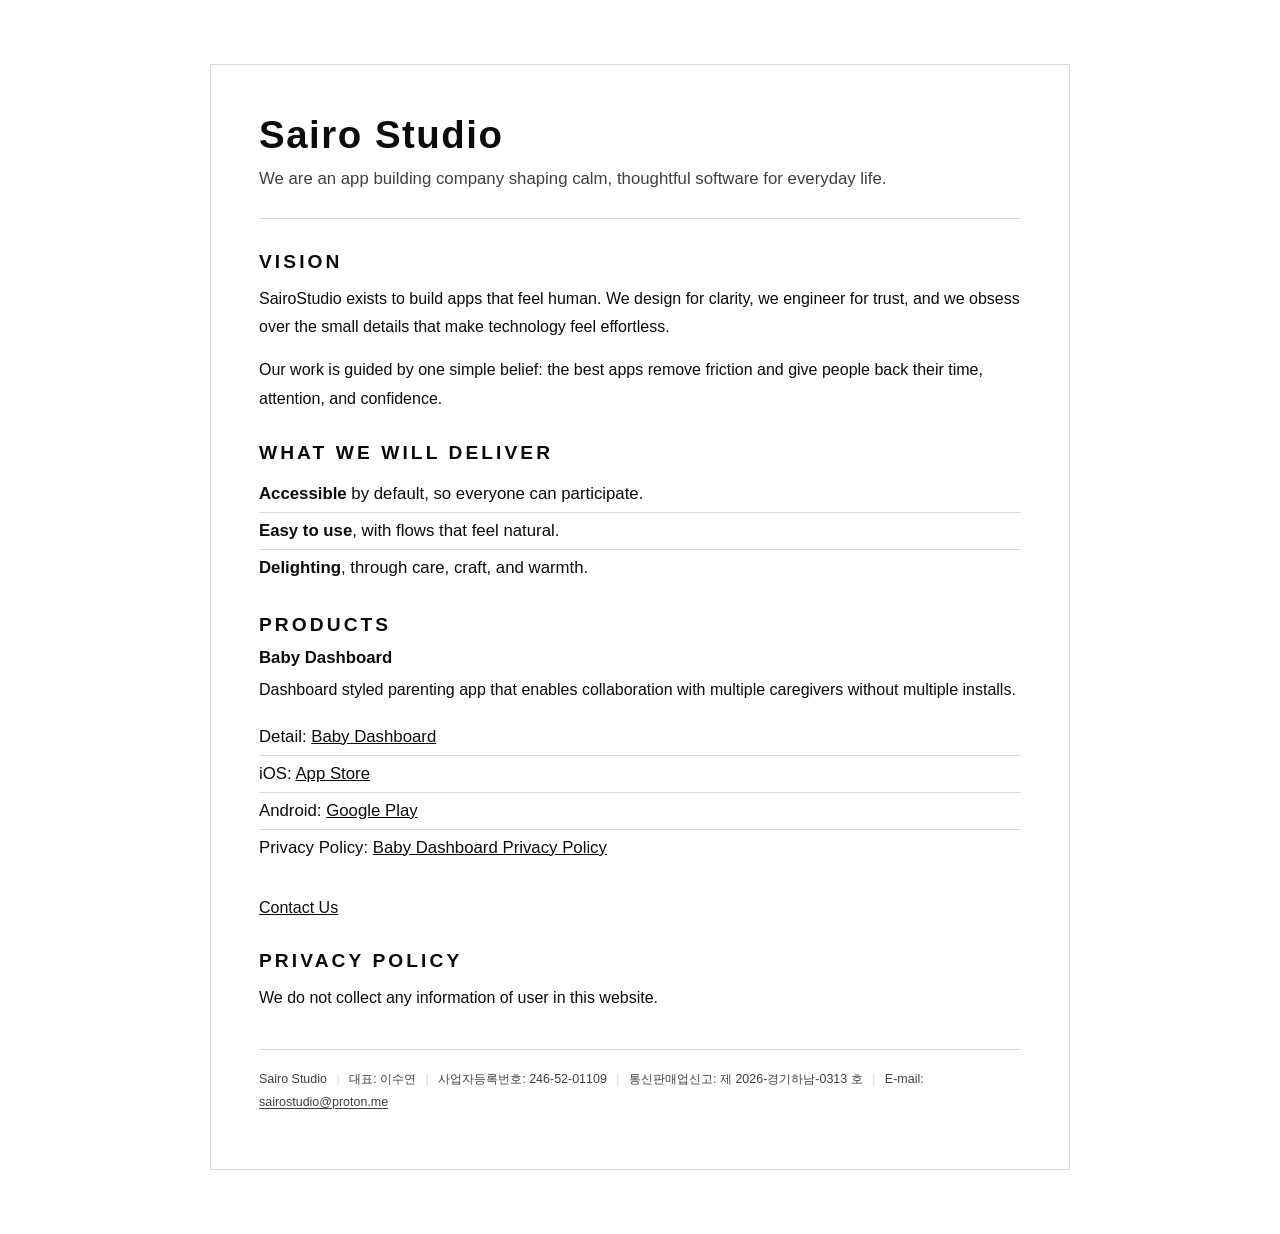
<file: index.html>
<!doctype html>
<html lang="en">
  <head>
    <meta charset="utf-8" />
    <meta name="viewport" content="width=device-width, initial-scale=1" />
    <title>SairoStudio</title>
    <meta
      name="description"
      content="SairoStudio is an app building company focused on accessible, easy-to-use, and delighting experiences."
    />
    <style>
      :root {
        --bg: #ffffff;
        --text: #0b0b0b;
        --muted: #3f3f3f;
        --line: #d9d9d9;
        --accent: #0b0b0b;
      }

      * {
        box-sizing: border-box;
      }

      body {
        margin: 0;
        font-family: "Helvetica Neue", Helvetica, Arial, sans-serif;
        color: var(--text);
        background: var(--bg);
        min-height: 100vh;
        display: flex;
        justify-content: center;
        padding: 64px 20px;
      }

      .container {
        width: 100%;
        max-width: 860px;
        border: 1px solid var(--line);
        background: var(--bg);
        padding: 48px 48px 56px;
      }

      header {
        border-bottom: 1px solid var(--line);
        padding-bottom: 24px;
        margin-bottom: 32px;
      }

      h1 {
        margin: 0 0 8px;
        font-size: clamp(2.3rem, 3vw, 3rem);
        letter-spacing: 0.04em;
      }

      .tagline {
        margin: 0;
        color: var(--muted);
        font-size: 1.05rem;
        line-height: 1.7;
      }

      section {
        margin-bottom: 28px;
      }

      h2 {
        margin: 0 0 12px;
        font-size: 1.2rem;
        text-transform: uppercase;
        letter-spacing: 0.16em;
        color: var(--accent);
      }

      h3 {
        margin: 0 0 8px;
        font-size: 1.05rem;
        color: var(--accent);
      }

      p {
        margin: 0 0 14px;
        line-height: 1.8;
        color: var(--text);
      }

      ul {
        margin: 12px 0 0;
        padding: 0;
        list-style: none;
      }

      li {
        padding: 8px 0;
        border-bottom: 1px solid var(--line);
        font-size: 1.05rem;
      }

      li:last-child {
        border-bottom: 0;
      }

      .emphasis {
        color: var(--accent);
        font-weight: 600;
      }

      .product-links a {
        color: var(--accent);
      }

      .footer {
        margin-top: 36px;
        padding-top: 18px;
        border-top: 1px solid var(--line);
        font-size: 0.78rem;
        line-height: 1.7;
        color: var(--muted);
      }

      .company-meta {
        margin: 0;
        color: var(--muted);
      }

      .company-meta a {
        color: inherit;
        text-decoration-thickness: 1px;
        text-underline-offset: 2px;
      }

      .company-separator {
        margin: 0 6px;
        color: var(--line);
      }

      .link-row {
        margin-top: 8px;
      }

      .link-row a {
        color: var(--accent);
      }

      @media (max-width: 640px) {
        body {
          padding: 32px 16px;
        }

        .container {
          padding: 32px 24px 40px;
        }

        h1 {
          font-size: 2rem;
        }

        .company-separator {
          margin: 0 4px;
        }
      }
    </style>
  </head>
  <body>
    <div class="container">
      <header>
        <h1>Sairo Studio</h1>
        <p class="tagline" data-i18n="tagline">
          We are an app building company shaping calm, thoughtful software for everyday life.
        </p>
      </header>

      <section>
        <h2 data-i18n="visionHeading">Vision</h2>
        <p data-i18n="visionBody1">
          SairoStudio exists to build apps that feel human. We design for clarity, we engineer for
          trust, and we obsess over the small details that make technology feel effortless.
        </p>
        <p data-i18n="visionBody2">
          Our work is guided by one simple belief: the best apps remove friction and give people
          back their time, attention, and confidence.
        </p>
      </section>

      <section>
        <h2 data-i18n="deliverHeading">What We Will Deliver</h2>
        <ul>
          <li>
            <span class="emphasis">Accessible</span> by default, so everyone can participate.
          </li>
          <li>
            <span class="emphasis">Easy to use</span>, with flows that feel natural.
          </li>
          <li>
            <span class="emphasis">Delighting</span>, through care, craft, and warmth.
          </li>
        </ul>
      </section>

      <section>
        <h2 data-i18n="productsHeading">Products</h2>
        <h3 data-i18n="babyDashboardHeading">Baby Dashboard</h3>
        <p data-i18n="babyDashboardDescription">
          Dashboard styled parenting app that enables collaboration with multiple caregivers
          without multiple installs.
        </p>
        <ul class="product-links">
          <li>
            <span data-i18n="productDetailLabel">Detail:</span>
            <a href="https://sairostudio.com/baby-dashboard/" data-i18n="productDetailLink">
              Baby Dashboard
            </a>
          </li>
          <li>
            <span data-i18n="productIosLabel">iOS:</span>
            <a
              href="https://apps.apple.com/us/app/baby-dashboard/id6758552709"
              data-i18n="productIosLink"
            >
              App Store
            </a>
          </li>
          <li>
            <span data-i18n="productAndroidLabel">Android:</span>
            <a
              href="https://play.google.com/store/apps/details?id=com.sairolabs.babydashboard"
              data-i18n="productAndroidLink"
            >
              Google Play
            </a>
          </li>
          <li>
            <span data-i18n="productPrivacyLabel">Privacy Policy:</span>
            <a
              href="http://sairostudio.com/baby-dashboard/privacy-policy/"
              data-i18n="productPrivacyLink"
            >
              Baby Dashboard Privacy Policy
            </a>
          </li>
        </ul>
      </section>

      <section class="link-row">
        <p>
          <a href="/contact" data-i18n="contactLink">Contact Us</a>
        </p>
      </section>

      <section>
        <h2 data-i18n="websitePrivacyHeading">Privacy Policy</h2>
        <p data-i18n="websitePrivacyBody">
          We do not collect any information of user in this website.
        </p>
      </section>

      <footer class="footer">
        <p class="company-meta">
          <span data-i18n="companyName">Sairo Studio</span>
          <span class="company-separator">|</span>
          <span data-i18n="companyCeoLine">대표: 이수연</span>
          <span class="company-separator">|</span>
          <span data-i18n="businessRegistrationLine">사업자등록번호: 246-52-01109</span>
          <span class="company-separator">|</span>
          <span data-i18n="mailOrderRegistrationLine">
            통신판매업신고: 제 2026-경기하남-0313 호
          </span>
          <span class="company-separator">|</span>
          <span data-i18n="companyEmailLabel">E-mail:</span>
          <a href="mailto:sairostudio@proton.me" data-i18n="companyEmail">
            sairostudio@proton.me
          </a>
        </p>
      </footer>
    </div>

    <script>
      const messages = {
        en: {
          tagline:
            "We are an app building company shaping calm, thoughtful software for everyday life.",
          visionHeading: "Vision",
          visionBody1:
            "SairoStudio exists to build apps that feel human. We design for clarity, we engineer for trust, and we obsess over the small details that make technology feel effortless.",
          visionBody2:
            "Our work is guided by one simple belief: the best apps remove friction and give people back their time, attention, and confidence.",
          deliverHeading: "What We Will Deliver",
          productsHeading: "Products",
          babyDashboardHeading: "Baby Dashboard",
          babyDashboardDescription:
            "Dashboard styled parenting app that enables collaboration with multiple caregivers without multiple installs.",
          productDetailLabel: "Detail:",
          productDetailLink: "Baby Dashboard",
          productIosLabel: "iOS:",
          productIosLink: "App Store",
          productAndroidLabel: "Android:",
          productAndroidLink: "Google Play",
          productPrivacyLabel: "Privacy Policy:",
          productPrivacyLink: "Baby Dashboard Privacy Policy",
          contactLink: "Contact Us",
          websitePrivacyHeading: "Privacy Policy",
          websitePrivacyBody: "We do not collect any information of user in this website.",
          companyName: "Sairo Studio",
          companyCeoLine: "대표: 이수연",
          businessRegistrationLine: "사업자등록번호: 246-52-01109",
          mailOrderRegistrationLine: "통신판매업신고: 제 2026-경기하남-0313 호",
          companyEmailLabel: "E-mail:",
          companyEmail: "sairostudio@proton.me",
        }
      };

      const locale =
        navigator.language && navigator.language.toLowerCase().startsWith("en") ? "en" : "en";
      const dictionary = messages[locale];

      document.querySelectorAll("[data-i18n]").forEach((node) => {
        const key = node.getAttribute("data-i18n");
        if (dictionary[key] && node.children.length === 0) {
          node.textContent = dictionary[key];
        }
      });
    </script>
  </body>
</html>
</file>
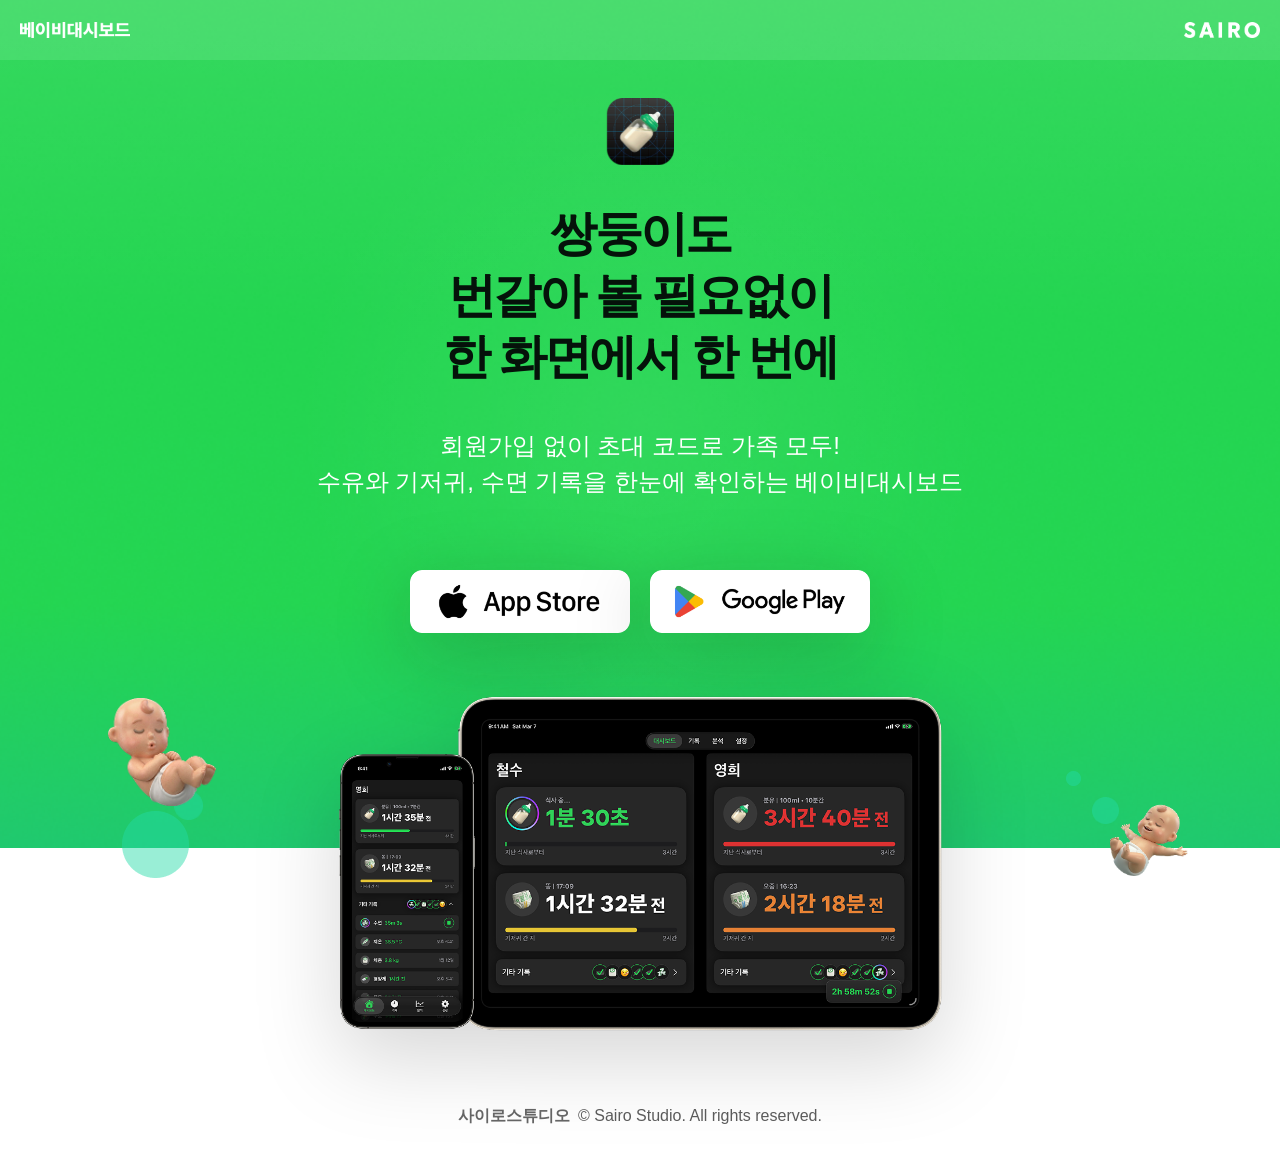
<file: baby-dashboard/index.html>
<!doctype html>
<html lang="ko">

<head>
  <meta charset="utf-8" />
  <meta name="viewport" content="width=device-width, initial-scale=1, viewport-fit=cover" />
  <meta name="theme-color" content="#25da42" />
  <title>베이비대시보드 | Sairo Studio</title>
  <meta name="description" content="초대 코드로 가족 모두가 수유와 기저귀, 수면 기록을 한눈에 확인하는 베이비대시보드 소개 페이지" />
  <style>
    :root {
      --bg: #ffffff;
      --ink: #05120a;
      --muted: #5d5d5d;
      --hero-top: #25da42;
      --hero-bottom: #28c8ba;
      --surface: rgba(255, 255, 255, 0.94);
      --shadow: 0 18px 38px rgba(7, 25, 15, 0.14);
      --footer-height: 205px;
      --footer-bottom-padding: 36px;
      --showcase-overlap: 96px;
      --showcase-target-gap: 65px;
      --hero-copy-extra-space: 0px;
    }

    * {
      box-sizing: border-box;
    }

    html {
      background-color: var(--hero-top);
      background-image:
        linear-gradient(
          180deg,
          var(--hero-top) 0%,
          var(--hero-bottom) calc(100% - (var(--footer-height) + env(safe-area-inset-bottom))),
          var(--bg) calc(100% - (var(--footer-height) + env(safe-area-inset-bottom))),
          var(--bg) 100%
        );
    }

    body {
      margin: 0;
      min-height: 100vh;
      color: var(--ink);
      background-color: var(--hero-top);
      background-image:
        linear-gradient(
          180deg,
          var(--hero-top) 0%,
          var(--hero-bottom) calc(100% - (var(--footer-height) + env(safe-area-inset-bottom))),
          var(--bg) calc(100% - (var(--footer-height) + env(safe-area-inset-bottom))),
          var(--bg) 100%
        );
      font-family:
        "Pretendard",
        "Avenir Next",
        "Noto Sans KR",
        "Apple SD Gothic Neo",
        sans-serif;
    }

    img {
      display: block;
      max-width: 100%;
    }

    a {
      color: inherit;
      text-decoration: none;
    }

    .page {
      position: relative;
      isolation: isolate;
      min-height: 100vh;
      overflow-x: hidden;
      background: var(--bg);
    }

    .hero {
      position: relative;
      z-index: 1;
      background:
        radial-gradient(circle at center, rgba(255, 255, 255, 0.06), transparent 45%),
        url("/res/Rectangle%201569.png") center top / cover no-repeat,
        linear-gradient(180deg, var(--hero-top) 0%, var(--hero-bottom) 100%);
    }

    .hero::before {
      content: "";
      position: absolute;
      inset: 0;
      background: linear-gradient(180deg, rgba(255, 255, 255, 0.08), transparent 38%);
      pointer-events: none;
    }

    .shell {
      width: min(100%, 1380px);
      margin: 0 auto;
      position: relative;
      z-index: 1;
    }

    .topbar {
      display: flex;
      align-items: center;
      justify-content: space-between;
      gap: 24px;
      padding:
        max(22px, env(safe-area-inset-top)) 20px 22px;
      background: rgba(255, 255, 255, 0.1);
    }

    .eyebrow,
    .brand {
      display: flex;
      align-items: center;
      flex-shrink: 0;
    }

    .eyebrow-logo {
      width: auto;
      height: auto;
      max-height: 16px;
    }

    .brand-logo {
      width: auto;
      height: auto;
      max-height: 16px;
    }

    .hero-copy {
      max-width: 1040px;
      min-height: calc(780px + var(--hero-copy-extra-space));
      margin: 0 auto;
      padding: 38px 20px 0;
      text-align: center;
    }

    .app-icon {
      width: 67px;
      margin: 0 auto clamp(30px, 3vw, 42px);
    }

    .hero-title {
      margin-top: 0px;
      margin-left: 74px;
      margin-right: 74px;
      margin-bottom: 40px;
      max-width: 940px;
      font-size: 48px;
      line-height: 1.28;
      letter-spacing: -0.055em;
      font-weight: bold;
      word-break: keep-all;
      white-space: pre-line;
    }

    .body-copy {
      margin: 0 0 70px;
      color: #ffffff;
      font-size: 24px;
      line-height: 1.5;
      font-weight: 500;
      word-break: keep-all;
      white-space: pre-line;
    }

    .store-row {
      display: flex;
      justify-content: center;
      align-items: center;
      gap: 20px;
      margin-top: clamp(42px, 5vw, 56px);
      flex-wrap: wrap;
    }

    .store-badge {
      display: inline-block;
      filter: drop-shadow(0 18px 38px rgba(12, 12, 12, 0.2));
    }

    .store-badge[hidden] {
      display: none;
    }

    .store-badge-image {
      width: clamp(190px, 18vw, 220px);
      height: auto;
    }

    .showcase {
      position: absolute;
      isolation: isolate;
      z-index: 2;
      width: min(100%, 1240px);
      left: 50%;
      bottom: calc(-1 * var(--showcase-overlap));
      padding: 0 clamp(16px, 4vw, 42px);
      transform: translateX(-50%);
    }

    .showcase-bubbles,
    .showcase-babies {
      position: absolute;
      inset: 0;
      pointer-events: none;
    }

    .showcase-bubbles {
      z-index: 1;
    }

    .showcase-babies {
      z-index: 4;
    }

    .showcase-device {
      position: relative;
      z-index: 3;
      width: min(100%, 1030px);
      max-height: 340px;
      max-width: 611px;
      margin: 0 auto;
    }

    .device {
      display: block;
      width: 100%;
      filter: drop-shadow(0 30px 42px rgba(0, 0, 0, 0.16));
    }

    .baby {
      position: absolute;
      z-index: 2;
      pointer-events: none;
      animation: float 5.8s ease-in-out infinite;
    }

    .baby-left {
      width: clamp(74px, 9vw, 108px);
      left: clamp(44px, 7vw, 88px);
      top: 6px;
    }

    .baby-right {
      width: clamp(64px, 8vw, 92px);
      right: clamp(24px, 5vw, 64px);
      top: 104px;
      animation-delay: -2.4s;
    }

    .bubble {
      position: absolute;
      z-index: 1;
      opacity: 0.92;
      pointer-events: none;
      animation: pulse 5s ease-in-out infinite;
    }

    .bubble-a {
      width: clamp(48px, 6vw, 67px);
      left: clamp(60px, 8vw, 114px);
      bottom: 154px;
    }

    .bubble-b {
      width: clamp(18px, 3vw, 29px);
      left: clamp(118px, 12vw, 210px);
      bottom: 212px;
      animation-delay: -1s;
    }

    .bubble-c {
      width: clamp(14px, 2vw, 15px);
      right: clamp(142px, 14vw, 248px);
      bottom: 246px;
      animation-delay: -2.6s;
    }

    .bubble-d {
      width: clamp(20px, 3vw, 27px);
      right: clamp(106px, 11vw, 196px);
      bottom: 208px;
      animation-delay: -0.7s;
    }

    .site-footer {
      position: relative;
      display: flex;
      justify-content: center;
      align-items: flex-end;
      gap: 8px;
      flex-wrap: wrap;
      min-height: calc(var(--footer-height) + env(safe-area-inset-bottom));
      padding: 0 20px calc(var(--footer-bottom-padding) + env(safe-area-inset-bottom));
      text-align: center;
      color: var(--muted);
      font-size: 16px;
      line-height: 21px;
      background: var(--bg);
    }

    .site-footer strong {
      color: #676767;
      font-weight: 800;
    }

    .reveal {
      opacity: 0;
      transform: translateY(18px);
      animation: reveal 720ms cubic-bezier(0.2, 0.7, 0.2, 1) forwards;
    }

    .reveal-delay-1 {
      animation-delay: 90ms;
    }

    .reveal-delay-2 {
      animation-delay: 180ms;
    }

    .reveal-delay-3 {
      animation-delay: 270ms;
    }

    @keyframes float {

      0%,
      100% {
        transform: translate3d(0, 0, 0) rotate(0deg);
      }

      50% {
        transform: translate3d(0, -10px, 0) rotate(2deg);
      }
    }

    @keyframes pulse {

      0%,
      100% {
        transform: scale(1);
      }

      50% {
        transform: scale(1.08);
      }
    }

    @keyframes reveal {
      from {
        opacity: 0;
        transform: translateY(18px);
      }

      to {
        opacity: 1;
        transform: translateY(0);
      }
    }

    @media (max-width: 1080px) {
      .hero-copy {
        max-width: 860px;
      }

      .hero-title {
        max-width: 760px;
      }

      .baby-left {
        top: -4px;
      }

      .baby-right {
        top: 118px;
      }
    }

    @media (max-width: 720px) {
      .topbar {
        padding-left: 20px;
        padding-right: 20px;
      }

      .hero-title {
        max-width: 360px;
        font-size: 32px;
        line-height: 1.22;
      }

      .body-copy {
        max-width: 340px;
        margin-left: auto;
        margin-right: auto;
        font-size: 18px;
        line-height: 1.55;
      }

      .store-row {
        flex-direction: column;
        gap: 20px;
      }

      .store-badge {
        width: min(100%, 220px);
      }

      .store-badge-image {
        width: 100%;
      }

      .showcase {
        width: 100%;
        padding: 0 12px;
      }

      .showcase-device {
        width: min(460px, calc(100% + 34px));
        max-width: none;
        margin-left: auto;
        margin-right: auto;
        transform: translateX(4px);
      }

      .baby-left {
        width: 92px;
        left: 18px;
        top: -118px;
      }

      .baby-right {
        width: 114px;
        right: 12px;
        top: -56px;
      }

      .bubble-a {
        width: 76px;
        left: 28px;
        top: -40px;
      }

      .bubble-b {
        width: 34px;
        left: 126px;
        top: -10px;
      }

      .bubble-c {
        width: 56px;
        right: 122px;
        top: -54px;
      }

      .bubble-d {
        width: 28px;
        right: 166px;
        top: -102px;
      }

      .site-footer {
        font-size: 0.9rem;
        line-height: 20px;
      }
    }

    @media (min-width: 721px) {
      :root {
        --footer-height: 314px;
        --showcase-overlap: 184px;
      }
    }

    @media (prefers-reduced-motion: reduce) {

      .baby,
      .bubble,
      .reveal {
        animation: none;
        opacity: 1;
        transform: none;
      }
    }
  </style>
</head>

<body>
  <div class="page">
    <section class="hero">
      <div class="shell">
        <header class="topbar">
          <div class="eyebrow">
            <img class="eyebrow-logo" src="/res/babydashboard_logo.png" alt="베이비대시보드" />
          </div>
          <a class="brand" href="/" aria-label="Sairo Studio">
            <img class="brand-logo" src="/res/sairostudio_logo.png" alt="" />
          </a>
        </header>

        <main class="hero-copy">
          <img class="app-icon reveal" src="/res/appIcon.png" alt="베이비대시보드 앱 아이콘" />
          <h1 class="hero-title reveal reveal-delay-1">쌍둥이도
            번갈아 볼 필요없이
            한 화면에서 한 번에</h1>
          <p class="body-copy reveal reveal-delay-2">회원가입 없이 초대 코드로 가족 모두!
            수유와 기저귀, 수면 기록을 한눈에 확인하는 베이비대시보드</p>

          <div class="store-row reveal reveal-delay-3" role="group" aria-label="앱 스토어 목록">
            <a class="store-badge" data-store="ios" href="https://apps.apple.com/us/app/baby-dashboard/id6758552709"
              target="_blank" rel="noreferrer">
              <img class="store-badge-image" src="/res/download_on_appstore.png" alt="App Store에서 다운로드" />
            </a>

            <a class="store-badge" data-store="android"
              href="https://play.google.com/store/apps/details?id=com.sairolabs.babydashboard" target="_blank"
              rel="noreferrer">
              <img class="store-badge-image" src="/res/download_on_playstore.png" alt="Google Play에서 다운로드" />
            </a>
          </div>
        </main>
      </div>

      <div class="showcase">
        <div class="showcase-bubbles" aria-hidden="true">
          <img class="bubble bubble-a" src="/res/Ellipse%204.png" alt="" />
          <img class="bubble bubble-b" src="/res/Ellipse%207.png" alt="" />
          <img class="bubble bubble-c" src="/res/Ellipse%2018.png" alt="" />
          <img class="bubble bubble-d" src="/res/Ellipse%2016.png" alt="" />
        </div>
        <div class="showcase-babies" aria-hidden="true">
          <img class="baby baby-left" src="/res/baby2.png" alt="" />
          <img class="baby baby-right" src="/res/baby1.png" alt="" />
        </div>
        <div class="showcase-device">
          <img class="device reveal reveal-delay-3" src="/res/ondevice-example.png" alt="베이비대시보드 앱 화면 미리보기" />
        </div>
      </div>
    </section>

    <footer class="site-footer">
      <strong>사이로스튜디오</strong>
      <span>© Sairo Studio. All rights reserved.</span>
    </footer>
  </div>

  <script>
    function detectExactMobilePlatform() {
      const uaDataPlatform =
        navigator.userAgentData && typeof navigator.userAgentData.platform === "string"
          ? navigator.userAgentData.platform
          : "";

      if (uaDataPlatform === "Android") {
        return "android";
      }

      if (uaDataPlatform === "iOS") {
        return "ios";
      }

      const userAgent = navigator.userAgent || "";

      if (/Android/i.test(userAgent)) {
        return "android";
      }

      if (/(iPhone|iPad|iPod)/i.test(userAgent)) {
        return "ios";
      }

      return null;
    }

    function applyStoreBadgeVisibility() {
      const platform = detectExactMobilePlatform();

      if (!platform) {
        return;
      }

      document.querySelectorAll("[data-store]").forEach((node) => {
        const store = node.getAttribute("data-store");
        node.hidden = store !== platform;
      });
    }

    function syncMobileShowcaseSpacing() {
      const root = document.documentElement;
      const mobileQuery = window.matchMedia("(max-width: 720px)");

      if (!mobileQuery.matches) {
        root.style.setProperty("--hero-copy-extra-space", "0px");
        return;
      }

      const storeRow = document.querySelector(".store-row");
      const leftBaby = document.querySelector(".baby-left");

      if (!storeRow || !leftBaby) {
        return;
      }

      root.style.setProperty("--hero-copy-extra-space", "0px");

      function alignShowcase(attempt) {
        const targetGap =
          parseFloat(getComputedStyle(root).getPropertyValue("--showcase-target-gap")) || 65;
        const currentGap = leftBaby.getBoundingClientRect().top - storeRow.getBoundingClientRect().bottom;
        const currentExtra =
          parseFloat(root.style.getPropertyValue("--hero-copy-extra-space")) || 0;
        const nextExtra = Math.max(0, Math.round(currentExtra + targetGap - currentGap));

        root.style.setProperty("--hero-copy-extra-space", `${nextExtra}px`);

        if (attempt < 3 && Math.abs(currentGap - targetGap) > 1) {
          requestAnimationFrame(() => alignShowcase(attempt + 1));
        }
      }

      requestAnimationFrame(() => alignShowcase(0));
    }

    function syncSafariChromeBackdrop() {
      const footer = document.querySelector(".site-footer");

      if (!footer) {
        return;
      }

      const rootStyles = getComputedStyle(document.documentElement);
      const heroTop = rootStyles.getPropertyValue("--hero-top").trim() || "#25da42";
      const background = rootStyles.getPropertyValue("--bg").trim() || "#ffffff";
      const footerTop = footer.getBoundingClientRect().top;
      const nextColor = footerTop <= window.innerHeight ? background : heroTop;

      document.body.style.backgroundColor = nextColor;
    }

    applyStoreBadgeVisibility();
    syncMobileShowcaseSpacing();

    window.addEventListener("load", syncMobileShowcaseSpacing);
    window.addEventListener("load", syncSafariChromeBackdrop);
    window.addEventListener("scroll", syncSafariChromeBackdrop, { passive: true });
    window.addEventListener("resize", syncSafariChromeBackdrop);
    window.addEventListener("resize", syncMobileShowcaseSpacing);
  </script>
</body>

</html>
</file>
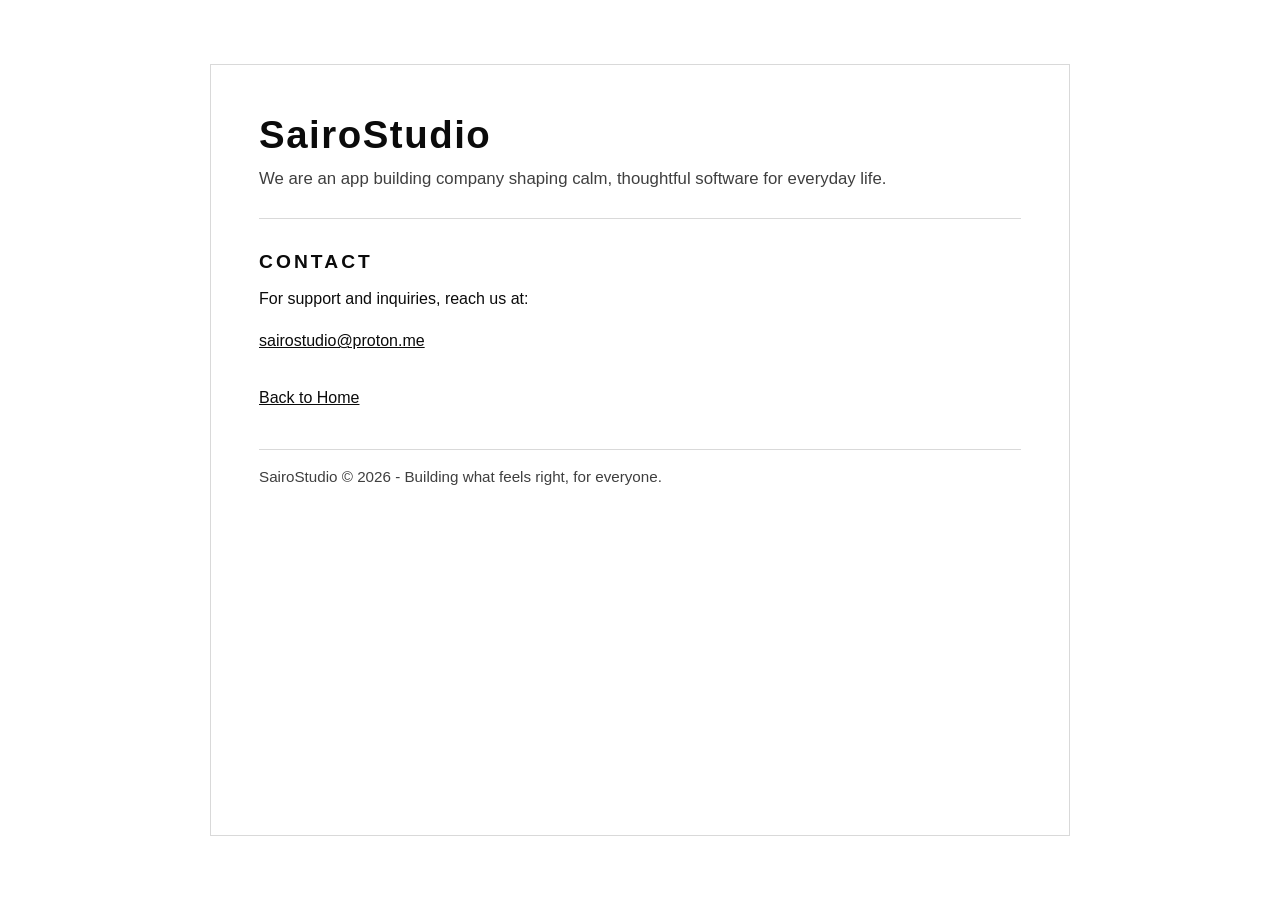
<file: contact/index.html>
<!doctype html>
<html lang="en">
  <head>
    <meta charset="utf-8" />
    <meta name="viewport" content="width=device-width, initial-scale=1" />
    <title>SairoStudio | Contact</title>
    <meta
      name="description"
      content="Contact SairoStudio for support and inquiries."
    />
    <style>
      :root {
        --bg: #ffffff;
        --text: #0b0b0b;
        --muted: #3f3f3f;
        --line: #d9d9d9;
        --accent: #0b0b0b;
      }

      * {
        box-sizing: border-box;
      }

      body {
        margin: 0;
        font-family: "Helvetica Neue", Helvetica, Arial, sans-serif;
        color: var(--text);
        background: var(--bg);
        min-height: 100vh;
        display: flex;
        justify-content: center;
        padding: 64px 20px;
      }

      .container {
        width: 100%;
        max-width: 860px;
        border: 1px solid var(--line);
        background: var(--bg);
        padding: 48px 48px 56px;
      }

      header {
        border-bottom: 1px solid var(--line);
        padding-bottom: 24px;
        margin-bottom: 32px;
      }

      h1 {
        margin: 0 0 8px;
        font-size: clamp(2.3rem, 3vw, 3rem);
        letter-spacing: 0.04em;
      }

      .tagline {
        margin: 0;
        color: var(--muted);
        font-size: 1.05rem;
        line-height: 1.7;
      }

      section {
        margin-bottom: 28px;
      }

      h2 {
        margin: 0 0 12px;
        font-size: 1.2rem;
        text-transform: uppercase;
        letter-spacing: 0.16em;
        color: var(--accent);
      }

      p {
        margin: 0 0 14px;
        line-height: 1.8;
        color: var(--text);
      }

      a {
        color: var(--accent);
      }

      .footer {
        margin-top: 36px;
        padding-top: 18px;
        border-top: 1px solid var(--line);
        font-size: 0.95rem;
        color: var(--muted);
      }

      @media (max-width: 640px) {
        body {
          padding: 32px 16px;
        }

        .container {
          padding: 32px 24px 40px;
        }

        h1 {
          font-size: 2rem;
        }
      }
    </style>
  </head>
  <body>
    <div class="container">
      <header>
        <h1>SairoStudio</h1>
        <p class="tagline" data-i18n="tagline">
          We are an app building company shaping calm, thoughtful software for everyday life.
        </p>
      </header>

      <section>
        <h2 data-i18n="contactHeading">Contact</h2>
        <p data-i18n="contactBody">For support and inquiries, reach us at:</p>
        <p>
          <a href="mailto:sairostudio@proton.me">sairostudio@proton.me</a>
        </p>
      </section>

      <section>
        <p>
          <a href="/" data-i18n="backHome">Back to Home</a>
        </p>
      </section>

      <div class="footer" data-i18n="footer">
        SairoStudio &copy; 2026 - Building what feels right, for everyone.
      </div>
    </div>

    <script>
      const messages = {
        en: {
          tagline:
            "We are an app building company shaping calm, thoughtful software for everyday life.",
          contactHeading: "Contact",
          contactBody: "For support and inquiries, reach us at:",
          backHome: "Back to Home",
          footer: `SairoStudio \u00A9 ${new Date().getFullYear()} - Building what feels right, for everyone.`
        }
      };

      const locale =
        navigator.language && navigator.language.toLowerCase().startsWith("en") ? "en" : "en";
      const dictionary = messages[locale];

      document.querySelectorAll("[data-i18n]").forEach((node) => {
        const key = node.getAttribute("data-i18n");
        if (dictionary[key]) {
          node.textContent = dictionary[key];
        }
      });
    </script>
  </body>
</html>
</file>
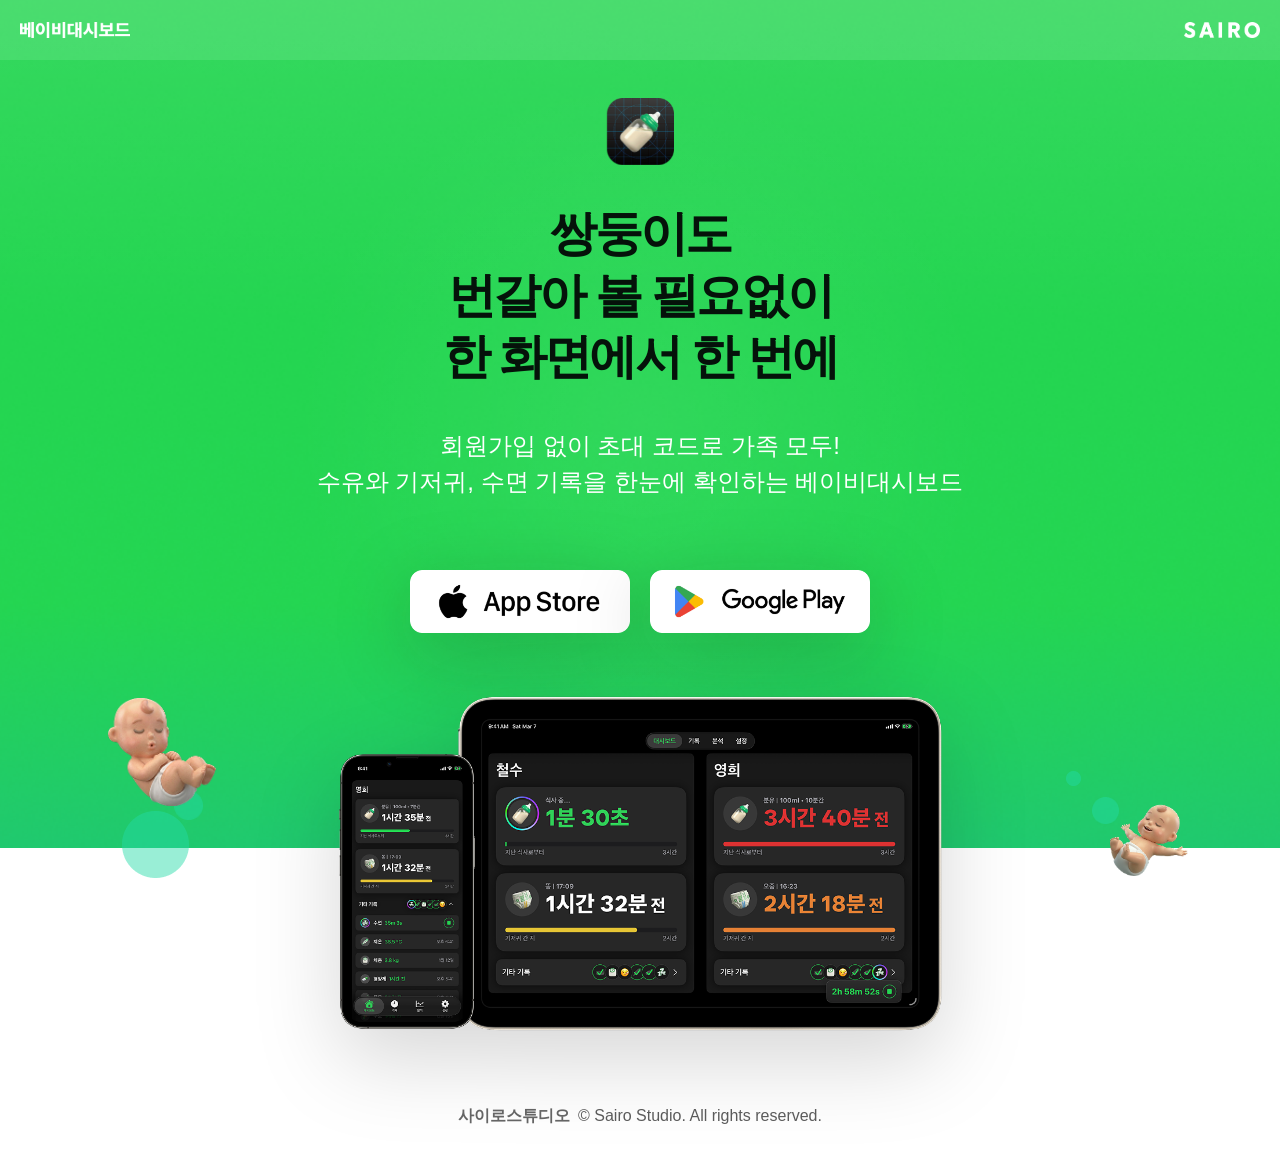
<file: portfolio/index.html>
<!doctype html>
<html lang="en">
  <head>
    <meta charset="utf-8" />
    <meta http-equiv="refresh" content="0; url=../baby-dashboard/index.html" />
    <script>
      window.location.replace("../baby-dashboard/index.html");
    </script>
  </head>
  <body></body>
</html>
</file>
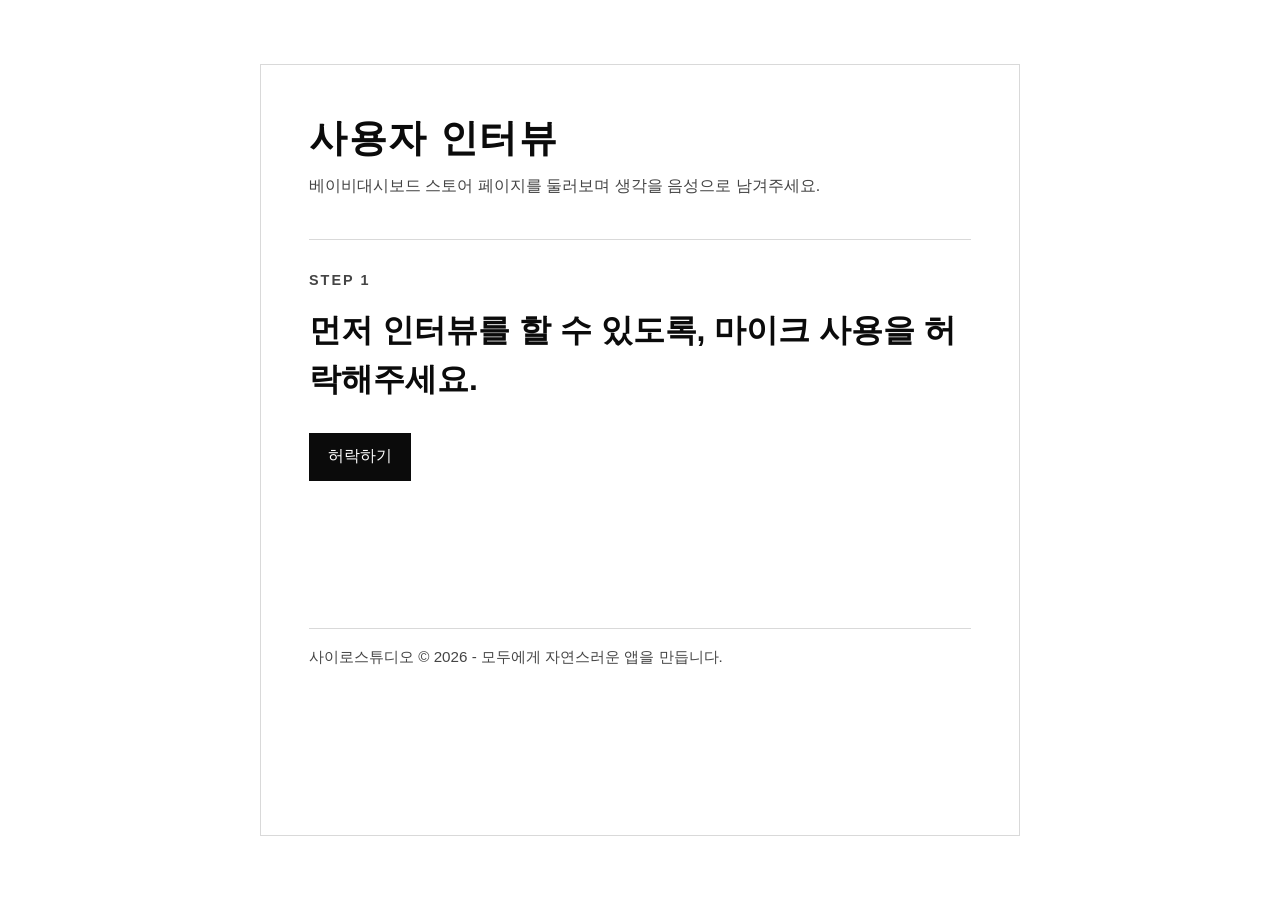
<file: user-interview/index.html>
<!doctype html>
<html lang="ko">
  <head>
    <meta charset="utf-8" />
    <meta name="viewport" content="width=device-width, initial-scale=1" />
    <title>SairoStudio | 사용자 인터뷰</title>
    <meta
      name="description"
      content="베이비대시보드 앱스토어 페이지를 본 뒤 사용자 인터뷰 음성을 녹음하고 업로드합니다."
    />
    <style>
      :root {
        --bg: #ffffff;
        --text: #0b0b0b;
        --muted: #454545;
        --line: #d9d9d9;
        --accent: #0b0b0b;
        --success: #0f7a3a;
        --danger: #b3261e;
        --surface: #f7f7f7;
      }

      * {
        box-sizing: border-box;
      }

      body {
        margin: 0;
        font-family: "Helvetica Neue", Helvetica, Arial, sans-serif;
        color: var(--text);
        background: var(--bg);
        min-height: 100vh;
        display: flex;
        justify-content: center;
        padding: 64px 20px;
      }

      .container {
        width: 100%;
        max-width: 760px;
        border: 1px solid var(--line);
        background: var(--bg);
        padding: 48px 48px 56px;
      }

      header {
        border-bottom: 1px solid var(--line);
        padding-bottom: 24px;
        margin-bottom: 32px;
      }

      h1 {
        margin: 0 0 8px;
        font-size: clamp(2.2rem, 3vw, 3rem);
        letter-spacing: 0.04em;
      }

      p {
        margin: 0 0 14px;
        line-height: 1.8;
      }

      a {
        color: var(--accent);
        overflow-wrap: anywhere;
      }

      button,
      input {
        font: inherit;
      }

      button,
      .button-link {
        display: inline-flex;
        align-items: center;
        justify-content: center;
        min-height: 48px;
        border: 1px solid var(--accent);
        background: var(--accent);
        color: var(--bg);
        padding: 11px 18px;
        cursor: pointer;
        text-align: center;
        text-decoration: none;
      }

      button:disabled {
        border-color: var(--line);
        background: var(--surface);
        color: var(--muted);
        cursor: not-allowed;
      }

      .delayed-cta {
        opacity: 0;
        pointer-events: none;
      }

      .delayed-cta.visible {
        animation: ctaFadeIn 2s ease-out forwards;
        pointer-events: auto;
      }

      label {
        display: block;
        margin-bottom: 8px;
        font-weight: 700;
      }

      input {
        width: 100%;
        min-height: 48px;
        border: 1px solid var(--line);
        color: var(--text);
        background: var(--bg);
        padding: 11px 12px;
      }

      input:disabled {
        color: var(--muted);
        background: var(--surface);
      }

      input:focus,
      button:focus-visible,
      a:focus-visible {
        outline: 3px solid rgba(11, 11, 11, 0.22);
        outline-offset: 2px;
      }

      .tagline,
      .muted {
        color: var(--muted);
      }

      .step-shell {
        position: relative;
        min-height: 320px;
      }

      .step-panel {
        display: none;
        opacity: 0;
        transform: translateY(12px);
      }

      .step-panel.active {
        display: block;
        animation: stepIn 260ms ease-out forwards;
      }

      .step-eyebrow {
        margin-bottom: 18px;
        color: var(--muted);
        font-size: 0.9rem;
        font-weight: 700;
        letter-spacing: 0.14em;
        text-transform: uppercase;
      }

      .step-copy {
        margin-bottom: 28px;
        font-size: clamp(1.35rem, 3vw, 2rem);
        font-weight: 700;
        line-height: 1.55;
      }

      .guide-copy {
        margin-bottom: 26px;
        font-size: 1.1rem;
      }

      .field-block {
        margin: 24px 0 18px;
      }

      .field-error {
        min-height: 1.5em;
        margin-top: 8px;
        color: var(--danger);
        font-size: 0.95rem;
      }

      .status {
        min-height: 1.6em;
        margin-top: 16px;
        font-weight: 700;
      }

      .status-error {
        color: var(--danger);
      }

      .status-success {
        color: var(--success);
      }

      .upload-progress {
        margin-top: 18px;
      }

      .upload-progress progress {
        width: 100%;
        height: 12px;
        accent-color: var(--success);
      }

      .upload-progress progress:not([value]) {
        accent-color: var(--muted);
      }

      .upload-progress-text {
        margin-top: 8px;
        color: var(--muted);
        font-size: 0.95rem;
        font-weight: 700;
      }

      .footer {
        margin-top: 36px;
        padding-top: 18px;
        border-top: 1px solid var(--line);
        font-size: 0.95rem;
        color: var(--muted);
      }

      [hidden] {
        display: none !important;
      }

      @keyframes stepIn {
        from {
          opacity: 0;
          transform: translateY(12px);
        }
        to {
          opacity: 1;
          transform: translateY(0);
        }
      }

      @keyframes ctaFadeIn {
        from {
          opacity: 0;
        }
        to {
          opacity: 1;
        }
      }

      @media (prefers-reduced-motion: reduce) {
        .step-panel.active,
        .delayed-cta.visible {
          animation: none;
          opacity: 1;
          transform: none;
        }
      }

      @media (max-width: 640px) {
        body {
          padding: 32px 16px;
        }

        .container {
          padding: 32px 24px 40px;
        }

        h1 {
          font-size: 2rem;
        }

        button,
        .button-link {
          width: 100%;
        }

        .step-shell {
          min-height: 360px;
        }
      }
    </style>
  </head>
  <body>
    <div class="container">
      <header>
        <h1 data-i18n="pageTitle">사용자 인터뷰</h1>
        <p class="tagline" data-i18n="tagline">
          베이비대시보드 스토어 페이지를 둘러보며 생각을 음성으로 남겨주세요.
        </p>
      </header>

      <main class="step-shell" aria-live="polite">
        <section id="step1" class="step-panel active" data-step="1">
          <div class="step-eyebrow" data-i18n="step1Eyebrow">Step 1</div>
          <p class="step-copy" data-i18n="step1Copy">
            먼저 인터뷰를 할 수 있도록, 마이크 사용을 허락해주세요.
          </p>
          <button id="permissionButton" type="button" data-i18n="allowMicrophone">허락하기</button>
          <p id="step1Status" class="status" aria-live="polite"></p>
        </section>

        <section id="step2" class="step-panel" data-step="2">
          <div class="step-eyebrow" data-i18n="step2Eyebrow">Step 2</div>
          <p class="step-copy" data-i18n="step2Thanks">감사합니다.</p>
          <div class="guide-copy">
            <p data-i18n="step2Intro">이제 베이비대시보드의 스토어 페이지로 이동할거에요.</p>
            <p data-i18n="step2Guide">
              그 페이지를 보시고 보이는 내용, 떠오르는 생각들을 생각나는대로 말씀해주세요.
              완결된 문장을 말씀해주실 필요는 없습니다. 두서가 없어도 괜찮아요.
            </p>
          </div>
          <button id="understoodButton" class="delayed-cta" type="button" data-i18n="understood">
            이해했습니다
          </button>
        </section>

        <section id="step3" class="step-panel" data-step="3">
          <div class="step-eyebrow" data-i18n="step3Eyebrow">Step 3</div>
          <div class="guide-copy">
            <p data-i18n="step3Copy">
              아래 버튼을 누르시면 베이비대시보드 스토어 페이지로 이동합니다.
            </p>
            <p data-i18n="step3Return">
              스토어를 둘러보시고 난 뒤에는, 여기로 다시 돌아와 주셔서 녹음을 제출해주세요.
            </p>
          </div>
          <a
            id="storeLink"
            class="button-link delayed-cta"
            href="https://sairostudio.com/baby-dashboard/store-redirection"
            target="_blank"
            rel="noreferrer"
            data-i18n="goStore"
          >
            스토어로 이동
          </a>
        </section>

        <section id="step4" class="step-panel" data-step="4">
          <div class="step-eyebrow" data-i18n="step4Eyebrow">Step 4</div>
          <p class="step-copy" data-i18n="step4Thanks">감사합니다.</p>
          <div class="guide-copy">
            <p data-i18n="step4EmailGuide">
              기프티콘을 받으실 이메일 주소를 적어주시고, 제출 버튼을 눌러주세요.
            </p>
            <p data-i18n="step4FinalThanks">
              베이비대시보드 인터뷰에 참여해주셔서 정말 감사드립니다!
            </p>
          </div>
          <div class="field-block">
            <label for="email" data-i18n="emailCaption">기프티콘을 받을 이메일 주소를 적어주세요</label>
            <input
              id="email"
              name="email"
              type="text"
              autocomplete="email"
              inputmode="email"
              data-i18n-placeholder="emailPlaceholder"
              placeholder="name@example.com"
              required
            />
            <p id="emailError" class="field-error" aria-live="polite"></p>
          </div>
          <button id="submitButton" type="button" data-i18n="submitRecording" hidden disabled>
            제출하기
          </button>
          <div id="uploadProgress" class="upload-progress" hidden>
            <progress id="uploadProgressBar" max="100"></progress>
            <p id="uploadProgressText" class="upload-progress-text" data-i18n="uploadProgressPending">
              업로드를 준비하고 있습니다...
            </p>
          </div>
          <p id="submitStatus" class="status" aria-live="polite"></p>
        </section>

        <section id="step5" class="step-panel" data-step="5">
          <div class="step-eyebrow" data-i18n="step5Eyebrow">Step 5</div>
          <p class="step-copy" data-i18n="step5Title">제출되었습니다!</p>
          <div class="guide-copy">
            <p data-i18n="step5Thanks">
              베이비대시보드 인터뷰에 참여해주셔서 정말 감사드립니다!
            </p>
            <p data-i18n="step5Gift">
              기프티콘은 영업일 기준 3일 이내에 발송될 예정입니다.
            </p>
          </div>
        </section>
      </main>

      <div class="footer" data-i18n="footer">
        사이로스튜디오 &copy; 2026 - 모두에게 자연스러운 앱을 만듭니다.
      </div>
    </div>

    <script>
      const messages = {
        ko: {
          pageTitle: "사용자 인터뷰",
          documentTitle: "SairoStudio | 사용자 인터뷰",
          metaDescription:
            "베이비대시보드 앱스토어 페이지를 본 뒤 사용자 인터뷰 음성을 녹음하고 업로드합니다.",
          tagline: "베이비대시보드 스토어 페이지를 둘러보며 생각을 음성으로 남겨주세요.",
          step1Eyebrow: "Step 1",
          step1Copy: "먼저 인터뷰를 할 수 있도록, 마이크 사용을 허락해주세요.",
          step2Eyebrow: "Step 2",
          step2Thanks: "감사합니다.",
          step2Intro: "이제 베이비대시보드의 스토어 페이지로 이동할거에요.",
          step2Guide:
            "페이지를 보시면서 눈에 들어오는 것, 궁금한 점, 기대되는 점, 헷갈리는 부분 등을 편하게 말해주세요.\n“이건 무슨 기능이지?”, “조금 복잡해 보이는데?”, “이 기능은 좋아 보인다” 같은 짧은 생각들도 모두 좋습니다.\n완성된 문장으로 말씀하지 않으셔도 괜찮고, 생각나는 그대로 편하게 이야기해주시면 됩니다.\n정답은 없으며, 제품이 아니라 화면을 개선하기 위한 인터뷰이기 때문에 솔직한 느낌이 가장 도움이 됩니다.",
          step3Eyebrow: "Step 3",
          step3Copy: "아래 버튼을 누르시면 베이비대시보드 스토어 페이지로 이동합니다.",
          step3Return:
            "스토어를 둘러보시고 난 뒤에는, 여기로 다시 돌아와 주셔서 녹음을 제출해주세요.",
          step4Eyebrow: "Step 4",
          step4Thanks: "감사합니다.",
          step4EmailGuide: "기프티콘을 받으실 이메일 주소를 적어주시고, 제출 버튼을 눌러주세요.",
          step4FinalThanks: "베이비대시보드 인터뷰에 참여해주셔서 정말 감사드립니다!",
          step5Eyebrow: "Step 5",
          step5Title: "제출되었습니다!",
          step5Thanks: "베이비대시보드 인터뷰에 참여해주셔서 정말 감사드립니다!",
          step5Gift: "기프티콘은 영업일 기준 3일 이내에 발송될 예정입니다.",
          emailCaption: "기프티콘을 받을 이메일 주소를 적어주세요",
          emailPlaceholder: "name@example.com",
          emailRequired: "제출하기 전에 이메일 주소를 입력해주세요.",
          emailInvalid: "올바른 이메일 주소를 입력해주세요.",
          allowMicrophone: "허락하기",
          understood: "이해했습니다",
          goStore: "스토어로 이동",
          stateStopping: "녹음을 저장하는 중...",
          stateUnsupported: "이 브라우저에서는 녹음을 지원하지 않습니다.",
          statePermissionDenied: "마이크 접근이 거부되었습니다. 접근을 허용한 뒤 다시 시도해주세요.",
          stateUploading: "업로드 중...",
          stateUploadFailed: "업로드에 실패했습니다. 다시 시도해주세요.",
          stateNoRecording: "녹음 파일을 만들 수 없습니다. 페이지를 새로고침한 뒤 다시 시도해주세요.",
          uploadProgressPending: "업로드를 준비하고 있습니다...",
          uploadProgressIndeterminate: "업로드 중...",
          submitRecording: "제출하기",
          footer: `사이로스튜디오 \u00A9 ${new Date().getFullYear()} - 모두에게 자연스러운 앱을 만듭니다.`
        }
      };

      const uploadUrl =
        "https://nrpfqyjlweslaswatvif.supabase.co/functions/v1/user-interview-upload";
      const storeUrl = "https://sairostudio.com/baby-dashboard/store-redirection";
      const locale = "ko";
      const dictionary = messages[locale];
      document.title = dictionary.documentTitle;

      const description = document.querySelector('meta[name="description"]');
      if (description) {
        description.setAttribute("content", dictionary.metaDescription);
      }

      document.querySelectorAll("[data-i18n]").forEach((node) => {
        const key = node.getAttribute("data-i18n");
        if (dictionary[key]) {
          node.textContent = dictionary[key];
        }
      });

      document.querySelectorAll("[data-i18n-placeholder]").forEach((node) => {
        const key = node.getAttribute("data-i18n-placeholder");
        if (dictionary[key]) {
          node.setAttribute("placeholder", dictionary[key]);
        }
      });

      const stepPanels = Array.from(document.querySelectorAll(".step-panel"));
      const permissionButton = document.querySelector("#permissionButton");
      const understoodButton = document.querySelector("#understoodButton");
      const storeLink = document.querySelector("#storeLink");
      const emailInput = document.querySelector("#email");
      const emailError = document.querySelector("#emailError");
      const submitButton = document.querySelector("#submitButton");
      const step1Status = document.querySelector("#step1Status");
      const submitStatus = document.querySelector("#submitStatus");
      const uploadProgress = document.querySelector("#uploadProgress");
      const uploadProgressBar = document.querySelector("#uploadProgressBar");
      const uploadProgressText = document.querySelector("#uploadProgressText");

      storeLink.href = storeUrl;

      let mediaRecorder = null;
      let mediaStream = null;
      let recordedChunks = [];
      let recordedBlob = null;
      let recordedMimeType = "";
      let recordedExtension = "webm";
      let microphoneReady = false;
      let uploadComplete = false;
      let finalizeRecordingPromise = null;

      function showStep(stepNumber) {
        understoodButton.classList.remove("visible");
        storeLink.classList.remove("visible");

        stepPanels.forEach((panel) => {
          panel.classList.toggle("active", panel.dataset.step === String(stepNumber));
        });

        if (stepNumber === 2 || stepNumber === 3) {
          const cta = stepNumber === 2 ? understoodButton : storeLink;
          window.requestAnimationFrame(() => {
            cta.classList.add("visible");
          });
        }
      }

      function setMessage(node, key, variant) {
        node.textContent = key ? dictionary[key] : "";
        node.className = "status";

        if (variant === "success") {
          node.classList.add("status-success");
        }

        if (variant === "error") {
          node.classList.add("status-error");
        }
      }

      function stopMediaStream() {
        if (mediaStream) {
          mediaStream.getTracks().forEach((track) => track.stop());
          mediaStream = null;
        }
      }

      function validateEmail(showError) {
        const email = emailInput.value.trim().toLowerCase();
        const isValid = /^[^\s@]+@[^\s@]+\.[^\s@]+$/.test(email);

        if (showError) {
          if (!email) {
            emailError.textContent = dictionary.emailRequired;
          } else if (!isValid) {
            emailError.textContent = dictionary.emailInvalid;
          } else {
            emailError.textContent = "";
          }
        }

        return isValid ? email : "";
      }

      function refreshSubmitState() {
        const hasRecording =
          Boolean(recordedBlob) || (mediaRecorder && mediaRecorder.state === "recording");
        const isUploading = submitButton.dataset.uploading === "true";
        const canSubmit = hasRecording && validateEmail(false) && !uploadComplete;

        submitButton.hidden = !canSubmit;
        submitButton.disabled =
          uploadComplete ||
          isUploading ||
          !hasRecording ||
          !validateEmail(false);
      }

      function resetUploadProgress() {
        uploadProgress.hidden = true;
        uploadProgressBar.removeAttribute("value");
        uploadProgressText.textContent = dictionary.uploadProgressPending;
      }

      function showUploadProgress(percent) {
        uploadProgress.hidden = false;

        if (typeof percent === "number") {
          uploadProgressBar.value = percent;
          uploadProgressText.textContent = `${dictionary.stateUploading} ${percent}%`;
          return;
        }

        uploadProgressBar.removeAttribute("value");
        uploadProgressText.textContent = dictionary.uploadProgressIndeterminate;
      }

      function uploadFormData(formData) {
        return new Promise((resolve, reject) => {
          const xhr = new XMLHttpRequest();

          xhr.open("POST", uploadUrl);

          xhr.upload.addEventListener("progress", (event) => {
            if (event.lengthComputable && event.total > 0) {
              const percent = Math.min(100, Math.round((event.loaded / event.total) * 100));
              showUploadProgress(percent);
              return;
            }

            showUploadProgress();
          });

          xhr.addEventListener("load", () => {
            if (xhr.status >= 200 && xhr.status < 300) {
              showUploadProgress(100);
              resolve();
              return;
            }

            reject(new Error(`Upload failed with status ${xhr.status}`));
          });

          xhr.addEventListener("error", () => {
            reject(new Error("Upload failed"));
          });

          xhr.addEventListener("abort", () => {
            reject(new Error("Upload aborted"));
          });

          showUploadProgress();
          xhr.send(formData);
        });
      }

      function getSupportedAudioType() {
        const candidates = [
          { mimeType: "audio/webm;codecs=opus", extension: "webm" },
          { mimeType: "audio/webm", extension: "webm" },
          { mimeType: "audio/mp4", extension: "m4a" }
        ];

        if (!window.MediaRecorder || typeof MediaRecorder.isTypeSupported !== "function") {
          return { mimeType: "", extension: "webm" };
        }

        return (
          candidates.find((candidate) => MediaRecorder.isTypeSupported(candidate.mimeType)) || {
            mimeType: "",
            extension: "webm"
          }
        );
      }

      async function requestMicrophonePermission() {
        if (!navigator.mediaDevices || !navigator.mediaDevices.getUserMedia || !window.MediaRecorder) {
          permissionButton.disabled = true;
          setMessage(step1Status, "stateUnsupported", "error");
          return;
        }

        permissionButton.disabled = true;
        setMessage(step1Status, "");

        try {
          mediaStream = await navigator.mediaDevices.getUserMedia({ audio: true });
          microphoneReady = true;
          showStep(2);
        } catch (error) {
          stopMediaStream();
          microphoneReady = false;
          permissionButton.disabled = false;
          setMessage(step1Status, "statePermissionDenied", "error");
        }
      }

      function startRecording() {
        if (!microphoneReady || !mediaStream) {
          throw new Error("Microphone permission has not been granted");
        }

        recordedChunks = [];
        recordedBlob = null;
        uploadComplete = false;
        finalizeRecordingPromise = null;

        const audioType = getSupportedAudioType();
        recordedMimeType = audioType.mimeType;
        recordedExtension = audioType.extension;
        mediaRecorder = recordedMimeType
          ? new MediaRecorder(mediaStream, { mimeType: recordedMimeType })
          : new MediaRecorder(mediaStream);

        mediaRecorder.addEventListener("dataavailable", (event) => {
          if (event.data && event.data.size > 0) {
            recordedChunks.push(event.data);
          }
        });

        mediaRecorder.start();
        refreshSubmitState();
      }

      function finalizeRecording() {
        if (recordedBlob) {
          return Promise.resolve(recordedBlob);
        }

        if (!mediaRecorder || mediaRecorder.state === "inactive") {
          return Promise.reject(new Error("No active recording"));
        }

        if (finalizeRecordingPromise) {
          return finalizeRecordingPromise;
        }

        finalizeRecordingPromise = new Promise((resolve, reject) => {
          mediaRecorder.addEventListener(
            "stop",
            () => {
              stopMediaStream();
              recordedBlob = new Blob(recordedChunks, {
                type: recordedMimeType || mediaRecorder.mimeType || "audio/webm"
              });
              resolve(recordedBlob);
            },
            { once: true }
          );

          try {
            mediaRecorder.stop();
          } catch (error) {
            reject(error);
          }
        });

        return finalizeRecordingPromise;
      }

      async function uploadRecording() {
        const email = validateEmail(true);

        if (!email) {
          refreshSubmitState();
          return;
        }

        submitButton.dataset.uploading = "true";
        submitButton.disabled = true;
        emailInput.disabled = true;
        setMessage(submitStatus, "stateStopping");
        resetUploadProgress();

        try {
          const audioBlob = await finalizeRecording();

          if (!audioBlob || audioBlob.size === 0) {
            throw new Error("No recording data");
          }

          const extension = recordedExtension || "webm";
          const timestamp = new Date().toISOString().replace(/[:.]/g, "-");
          const file = new File([audioBlob], `user-interview-${timestamp}.${extension}`, {
            type: audioBlob.type || recordedMimeType || "audio/webm"
          });
          const formData = new FormData();
          formData.append("file", file);
          formData.append("email", email);

          setMessage(submitStatus, "stateUploading");
          await uploadFormData(formData);

          uploadComplete = true;
          showStep(5);
        } catch (error) {
          resetUploadProgress();
          setMessage(submitStatus, recordedBlob ? "stateUploadFailed" : "stateNoRecording", "error");
          emailInput.disabled = false;
        } finally {
          delete submitButton.dataset.uploading;
          refreshSubmitState();
        }
      }

      function transitionToSubmitStep() {
        window.setTimeout(() => {
          showStep(4);
          refreshSubmitState();
          emailInput.focus();
        }, 1000);
      }

      function handleStoreLinkClick(event) {
        try {
          if (!mediaRecorder || mediaRecorder.state === "inactive") {
            startRecording();
          }
          transitionToSubmitStep();
        } catch (error) {
          event.preventDefault();
          showStep(1);
          microphoneReady = false;
          permissionButton.disabled = false;
          setMessage(step1Status, "statePermissionDenied", "error");
        }
      }

      permissionButton.addEventListener("click", requestMicrophonePermission);
      understoodButton.addEventListener("click", () => showStep(3));
      storeLink.addEventListener("click", handleStoreLinkClick);
      submitButton.addEventListener("click", uploadRecording);
      emailInput.addEventListener("input", () => {
        validateEmail(Boolean(emailError.textContent));
        refreshSubmitState();
      });

      if (!navigator.mediaDevices || !navigator.mediaDevices.getUserMedia || !window.MediaRecorder) {
        permissionButton.disabled = true;
        setMessage(step1Status, "stateUnsupported", "error");
      }
    </script>
  </body>
</html>
</file>
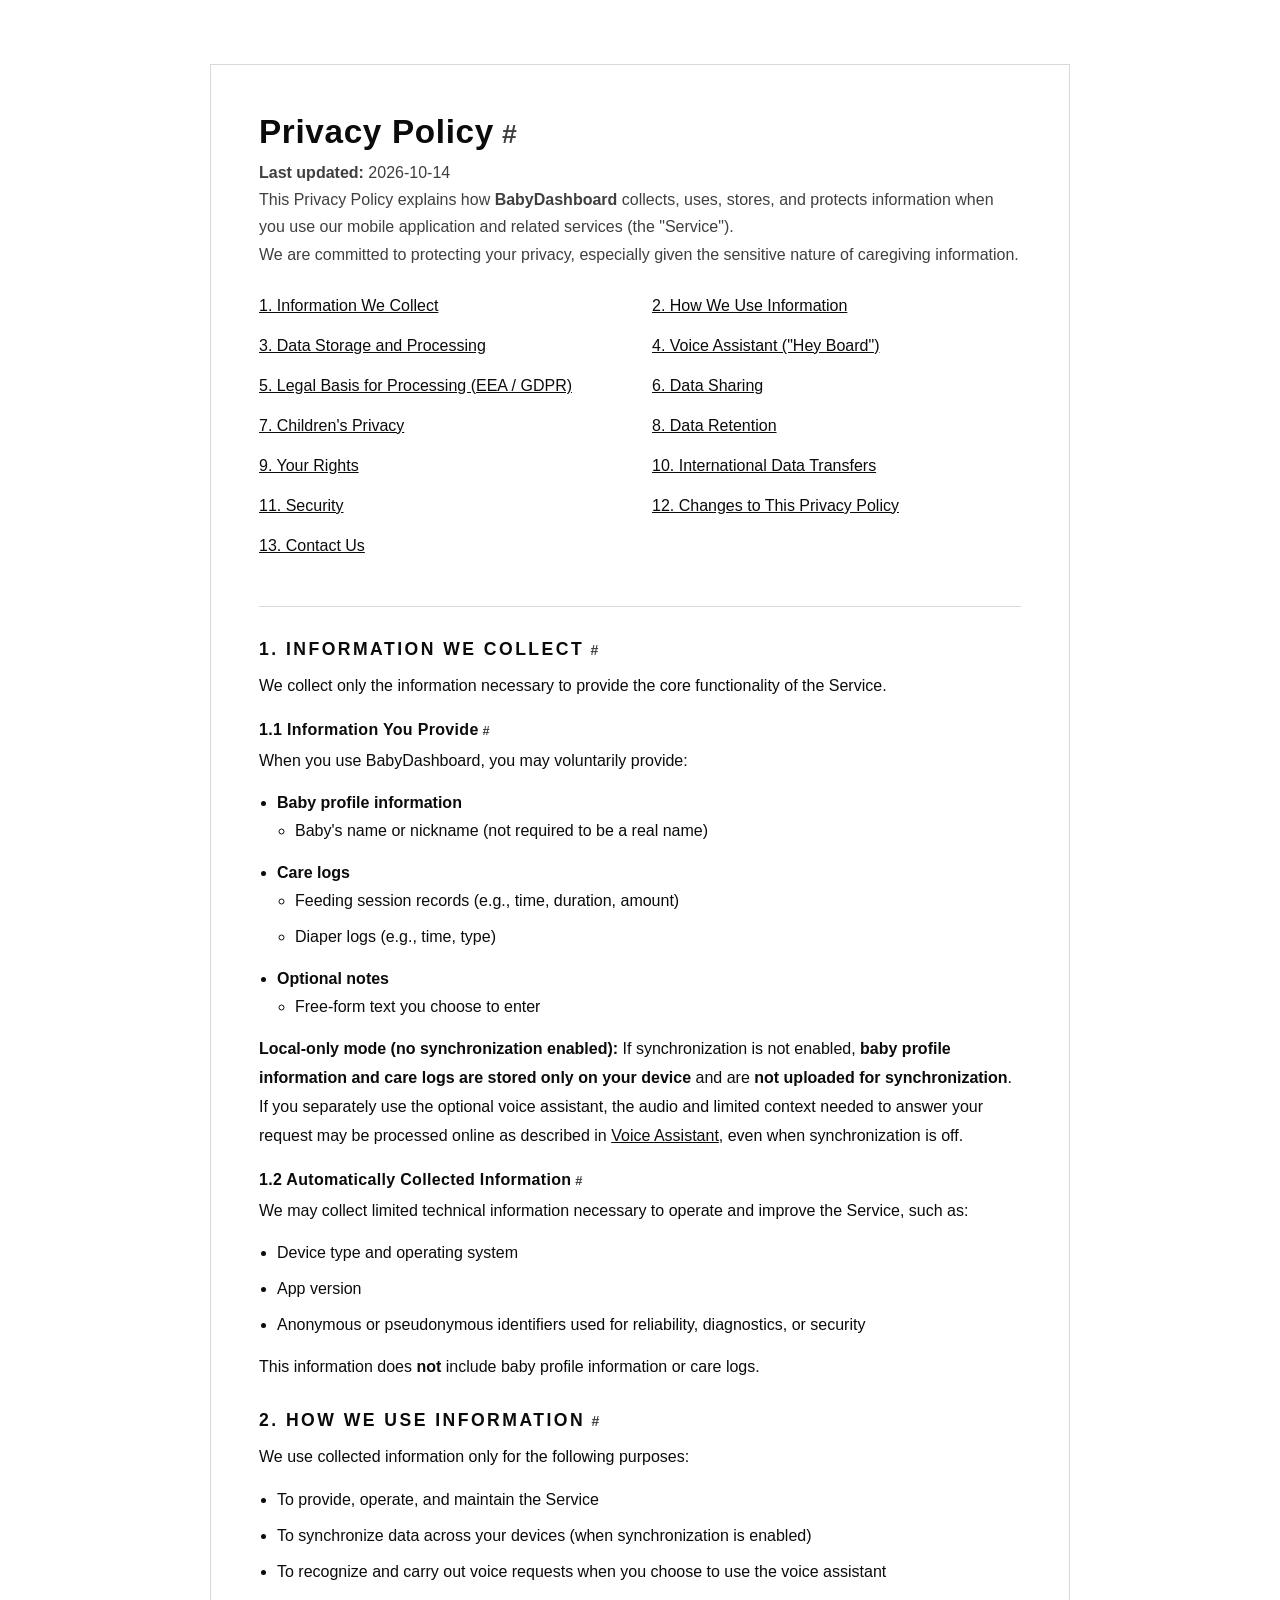
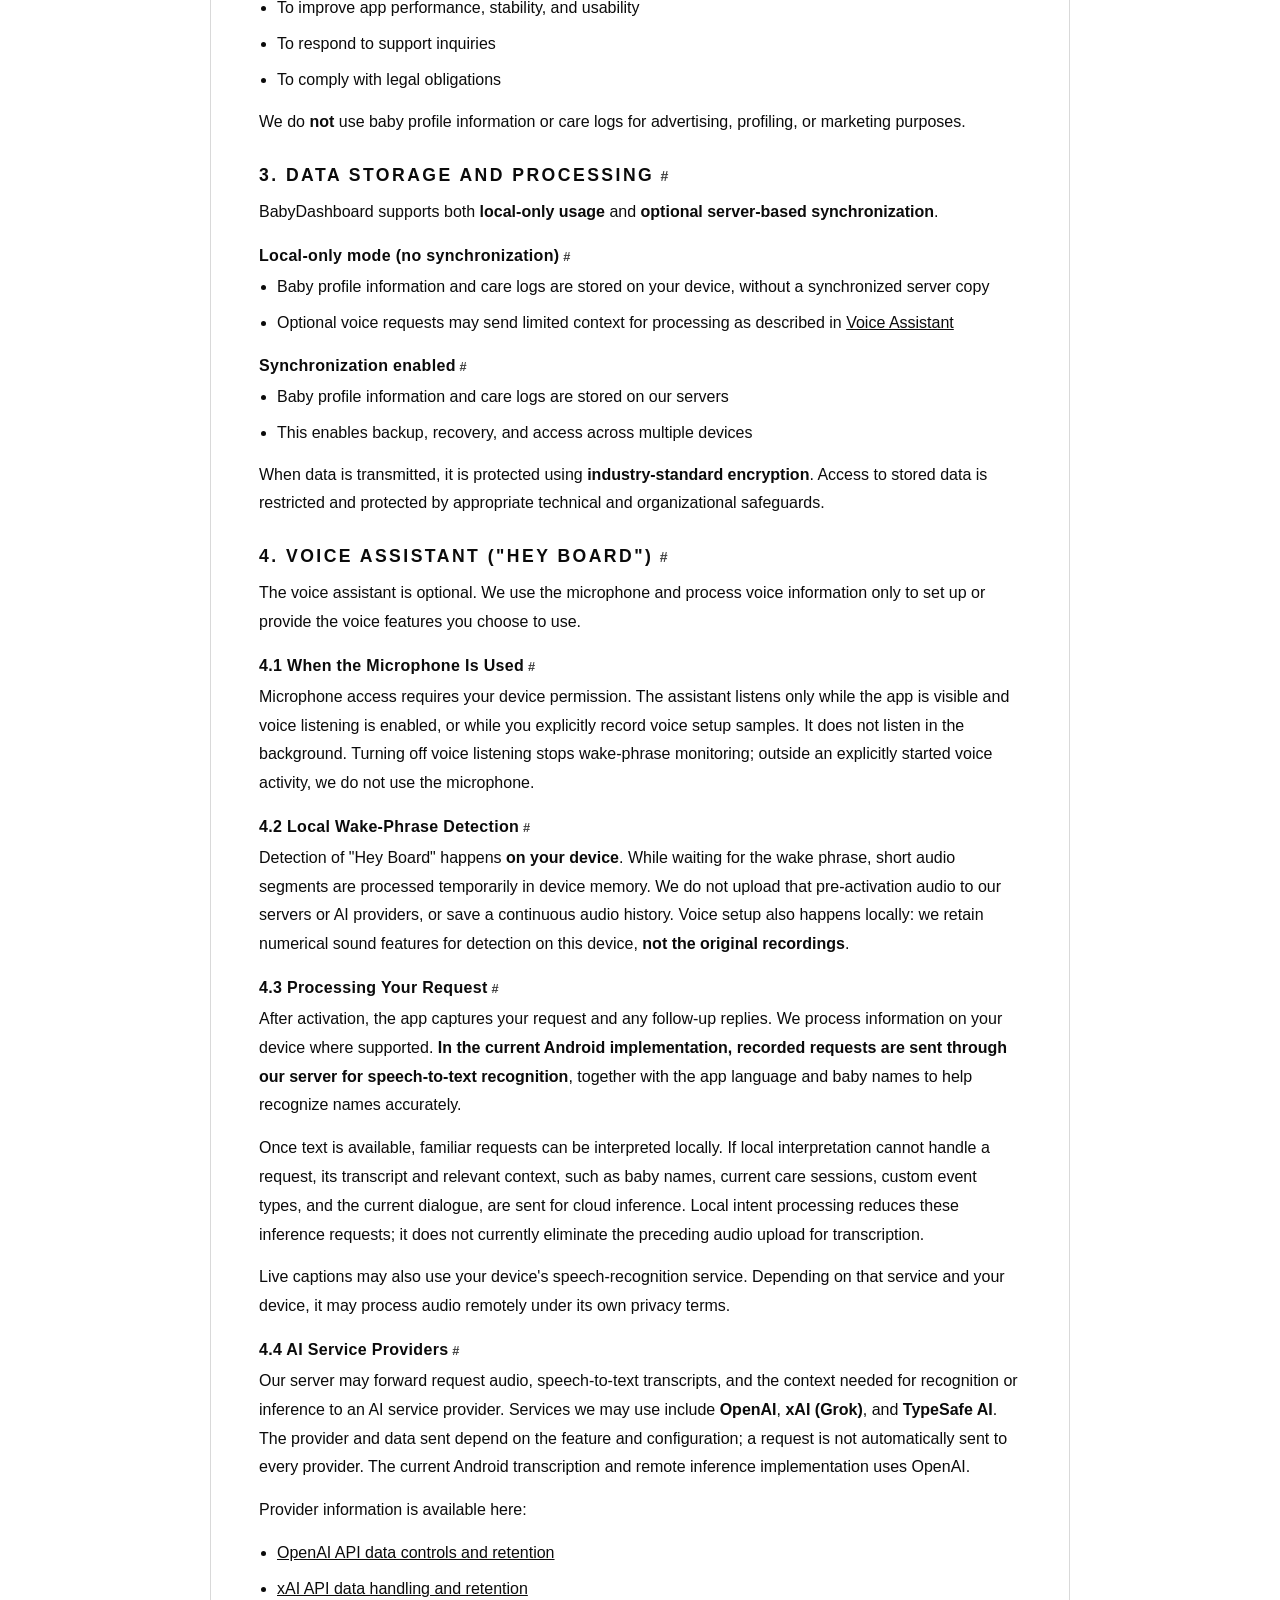
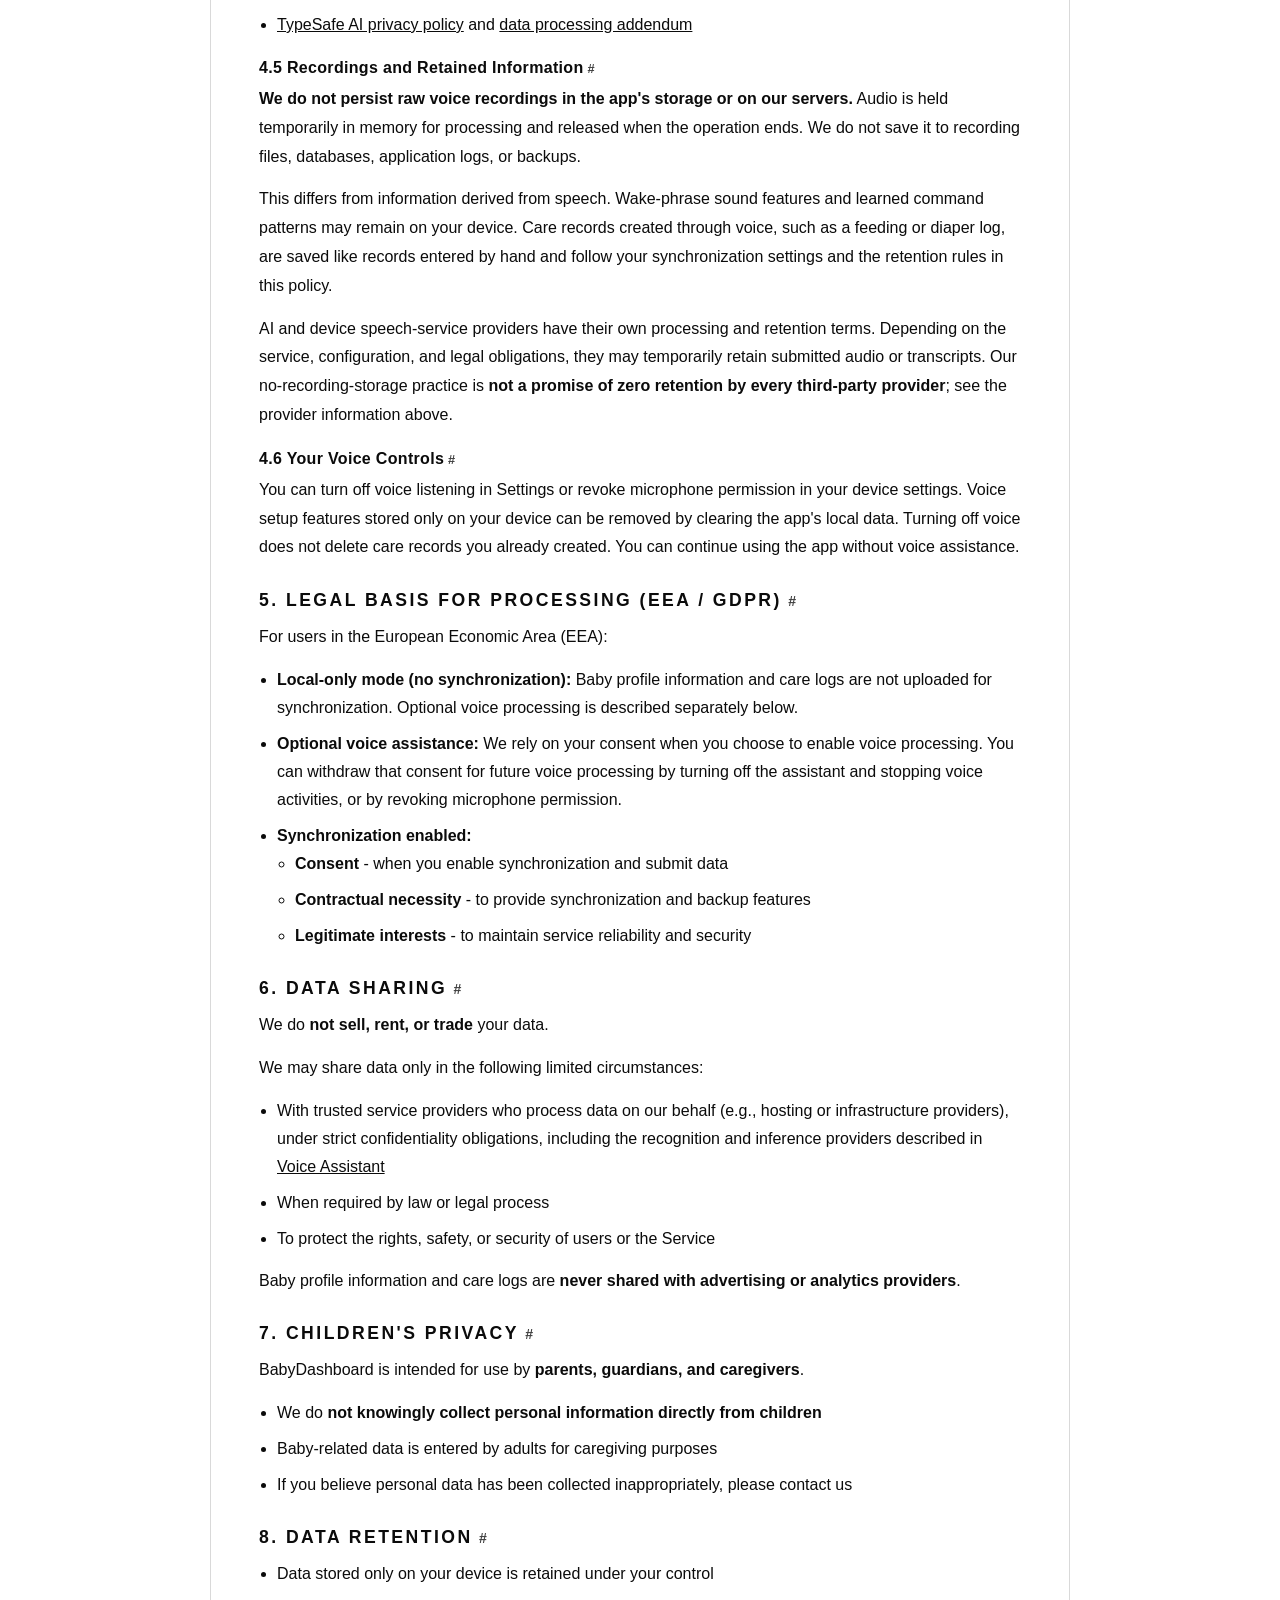
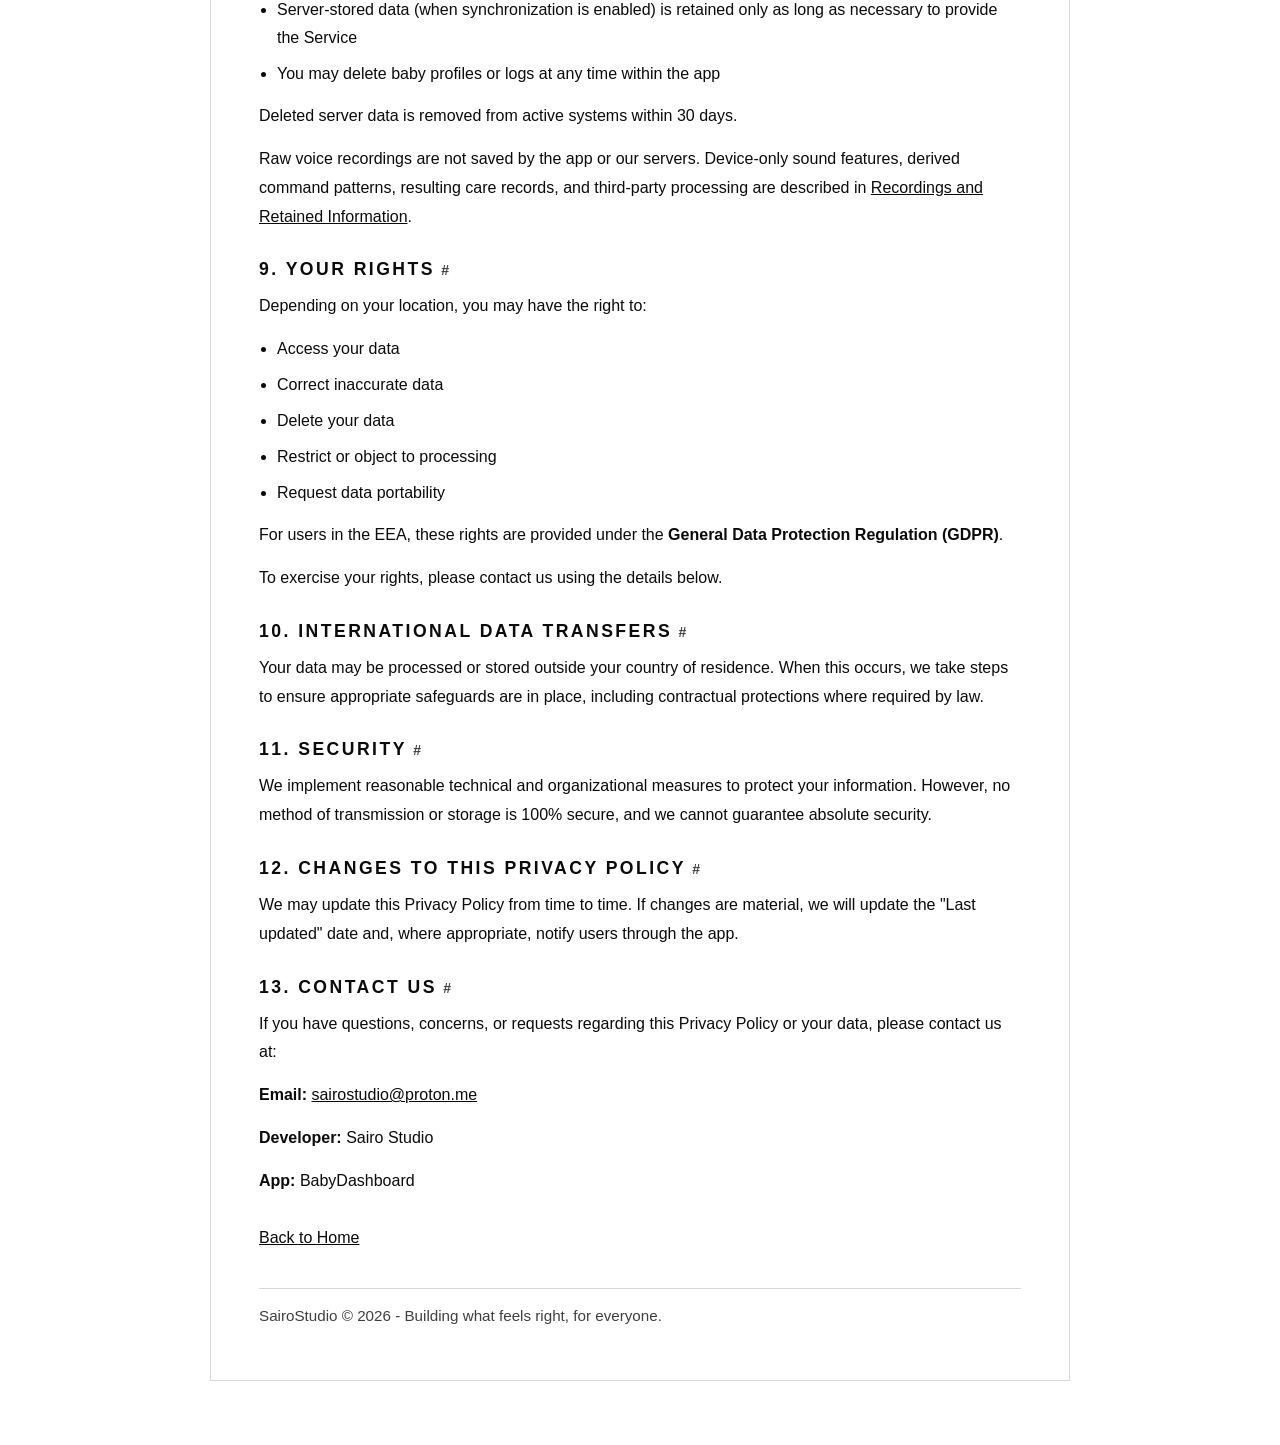
<file: baby-dashboard/privacy-policy/index.html>
<!doctype html>
<html lang="en">
  <head>
    <meta charset="utf-8" />
    <meta name="viewport" content="width=device-width, initial-scale=1" />
    <title>BabyDashboard | Privacy Policy</title>
    <meta
      name="description"
      content="Privacy Policy for BabyDashboard by SairoStudio."
    />
    <style>
      :root {
        --bg: #ffffff;
        --text: #0b0b0b;
        --muted: #3f3f3f;
        --line: #d9d9d9;
        --accent: #0b0b0b;
      }

      * {
        box-sizing: border-box;
      }

      body {
        margin: 0;
        font-family: "Helvetica Neue", Helvetica, Arial, sans-serif;
        color: var(--text);
        background: var(--bg);
        min-height: 100vh;
        display: flex;
        justify-content: center;
        padding: 64px 20px;
      }

      .container {
        width: 100%;
        max-width: 860px;
        border: 1px solid var(--line);
        background: var(--bg);
        padding: 48px 48px 56px;
      }

      header {
        border-bottom: 1px solid var(--line);
        padding-bottom: 24px;
        margin-bottom: 32px;
      }

      h1 {
        margin: 0 0 8px;
        font-size: clamp(2rem, 2.6vw, 2.5rem);
        letter-spacing: 0.02em;
      }

      .meta {
        margin: 0;
        color: var(--muted);
        font-size: 1rem;
        line-height: 1.7;
      }

      section {
        margin-bottom: 28px;
      }

      h2 {
        margin: 0 0 12px;
        font-size: 1.1rem;
        text-transform: uppercase;
        letter-spacing: 0.14em;
        color: var(--accent);
      }

      h3 {
        margin: 20px 0 8px;
        font-size: 1rem;
        letter-spacing: 0.02em;
      }

      p {
        margin: 0 0 14px;
        line-height: 1.8;
        color: var(--text);
      }

      ul {
        margin: 0 0 14px 18px;
        padding: 0;
      }

      li {
        margin: 0 0 8px;
        line-height: 1.75;
      }

      a {
        color: var(--accent);
      }

      h1, h2, h3 {
        scroll-margin-top: 24px;
      }

      .heading-link {
        color: inherit;
        text-decoration: none;
      }

      .heading-link::after {
        content: " #";
        color: var(--muted);
        font-size: 0.8em;
      }

      .heading-link:hover, .heading-link:focus-visible {
        text-decoration: underline;
        text-underline-offset: 0.2em;
      }

      :target {
        outline: 2px solid var(--line);
        outline-offset: 6px;
      }

      .contents {
        margin-top: 24px;
      }

      .contents ul {
        display: grid;
        grid-template-columns: repeat(auto-fit, minmax(min(100%, 260px), 1fr));
        gap: 4px 24px;
        list-style: none;
        margin-left: 0;
      }

      .link-row {
        margin-top: 20px;
      }

      .footer {
        margin-top: 36px;
        padding-top: 18px;
        border-top: 1px solid var(--line);
        font-size: 0.95rem;
        color: var(--muted);
      }

      @media (max-width: 640px) {
        body {
          padding: 32px 16px;
        }

        .container {
          padding: 32px 24px 40px;
        }

        h1 {
          font-size: 1.8rem;
        }
      }
    </style>
  </head>
  <body>
    <div class="container">
      <header>
        <h1 id="privacy-policy"><a class="heading-link" href="#privacy-policy">Privacy Policy</a></h1>
        <p class="meta"><strong>Last updated:</strong> <time datetime="2026-10-14">2026-10-14</time></p>
        <p class="meta">
          This Privacy Policy explains how <strong>BabyDashboard</strong> collects, uses, stores,
          and protects information when you use our mobile application and related services (the
          "Service").
        </p>
        <p class="meta">
          We are committed to protecting your privacy, especially given the sensitive nature of
          caregiving information.
        </p>
        <nav class="contents" aria-label="On this page">
          <ul>
            <li><a href="#information-we-collect">1. Information We Collect</a></li>
            <li><a href="#how-we-use-information">2. How We Use Information</a></li>
            <li><a href="#data-storage">3. Data Storage and Processing</a></li>
            <li><a href="#voice-assistant">4. Voice Assistant ("Hey Board")</a></li>
            <li><a href="#legal-basis">5. Legal Basis for Processing (EEA / GDPR)</a></li>
            <li><a href="#data-sharing">6. Data Sharing</a></li>
            <li><a href="#childrens-privacy">7. Children's Privacy</a></li>
            <li><a href="#data-retention">8. Data Retention</a></li>
            <li><a href="#your-rights">9. Your Rights</a></li>
            <li><a href="#international-transfers">10. International Data Transfers</a></li>
            <li><a href="#security">11. Security</a></li>
            <li><a href="#policy-changes">12. Changes to This Privacy Policy</a></li>
            <li><a href="#contact">13. Contact Us</a></li>
          </ul>
        </nav>
      </header>

      <section>
        <h2 id="information-we-collect"><a class="heading-link" href="#information-we-collect">1. Information We Collect</a></h2>
        <p>We collect only the information necessary to provide the core functionality of the Service.</p>

        <h3 id="information-you-provide"><a class="heading-link" href="#information-you-provide">1.1 Information You Provide</a></h3>
        <p>When you use BabyDashboard, you may voluntarily provide:</p>
        <ul>
          <li>
            <strong>Baby profile information</strong>
            <ul>
              <li>Baby's name or nickname (not required to be a real name)</li>
            </ul>
          </li>
          <li>
            <strong>Care logs</strong>
            <ul>
              <li>Feeding session records (e.g., time, duration, amount)</li>
              <li>Diaper logs (e.g., time, type)</li>
            </ul>
          </li>
          <li>
            <strong>Optional notes</strong>
            <ul>
              <li>Free-form text you choose to enter</li>
            </ul>
          </li>
        </ul>

        <p>
          <strong>Local-only mode (no synchronization enabled):</strong> If synchronization is not
          enabled, <strong>baby profile information and care logs are stored only on your device</strong>
          and are <strong>not uploaded for synchronization</strong>. If you separately use the
          optional voice assistant, the audio and limited context needed to answer your request may
          be processed online as described in <a href="#voice-assistant">Voice Assistant</a>, even
          when synchronization is off.
        </p>

        <h3 id="automatic-information"><a class="heading-link" href="#automatic-information">1.2 Automatically Collected Information</a></h3>
        <p>
          We may collect limited technical information necessary to operate and improve the Service,
          such as:
        </p>
        <ul>
          <li>Device type and operating system</li>
          <li>App version</li>
          <li>Anonymous or pseudonymous identifiers used for reliability, diagnostics, or security</li>
        </ul>
        <p>This information does <strong>not</strong> include baby profile information or care logs.</p>
      </section>

      <section>
        <h2 id="how-we-use-information"><a class="heading-link" href="#how-we-use-information">2. How We Use Information</a></h2>
        <p>We use collected information only for the following purposes:</p>
        <ul>
          <li>To provide, operate, and maintain the Service</li>
          <li>To synchronize data across your devices (when synchronization is enabled)</li>
          <li>To recognize and carry out voice requests when you choose to use the voice assistant</li>
          <li>To improve app performance, stability, and usability</li>
          <li>To respond to support inquiries</li>
          <li>To comply with legal obligations</li>
        </ul>
        <p>
          We do <strong>not</strong> use baby profile information or care logs for advertising,
          profiling, or marketing purposes.
        </p>
      </section>

      <section>
        <h2 id="data-storage"><a class="heading-link" href="#data-storage">3. Data Storage and Processing</a></h2>
        <p>
          BabyDashboard supports both <strong>local-only usage</strong> and
          <strong>optional server-based synchronization</strong>.
        </p>

        <h3 id="local-only-mode"><a class="heading-link" href="#local-only-mode">Local-only mode (no synchronization)</a></h3>
        <ul>
          <li>Baby profile information and care logs are stored on your device, without a synchronized server copy</li>
          <li>Optional voice requests may send limited context for processing as described in <a href="#voice-assistant">Voice Assistant</a></li>
        </ul>

        <h3 id="synchronization"><a class="heading-link" href="#synchronization">Synchronization enabled</a></h3>
        <ul>
          <li>Baby profile information and care logs are stored on our servers</li>
          <li>This enables backup, recovery, and access across multiple devices</li>
        </ul>

        <p>
          When data is transmitted, it is protected using <strong>industry-standard encryption</strong>.
          Access to stored data is restricted and protected by appropriate technical and organizational
          safeguards.
        </p>
      </section>

      <section>
        <h2 id="voice-assistant"><a class="heading-link" href="#voice-assistant">4. Voice Assistant ("Hey Board")</a></h2>
        <p>
          The voice assistant is optional. We use the microphone and process voice information only
          to set up or provide the voice features you choose to use.
        </p>

        <h3 id="voice-microphone"><a class="heading-link" href="#voice-microphone">4.1 When the Microphone Is Used</a></h3>
        <p>
          Microphone access requires your device permission. The assistant listens only while the
          app is visible and voice listening is enabled, or while you explicitly record voice setup
          samples. It does not listen in the background. Turning off voice listening stops wake-phrase
          monitoring; outside an explicitly started voice activity, we do not use the microphone.
        </p>

        <h3 id="voice-wake-detection"><a class="heading-link" href="#voice-wake-detection">4.2 Local Wake-Phrase Detection</a></h3>
        <p>
          Detection of "Hey Board" happens <strong>on your device</strong>. While waiting for the wake
          phrase, short audio segments are processed temporarily in device memory. We do not upload
          that pre-activation audio to our servers or AI providers, or save a continuous audio history.
          Voice setup also happens locally: we retain numerical sound features for detection on this
          device, <strong>not the original recordings</strong>.
        </p>

        <h3 id="voice-processing"><a class="heading-link" href="#voice-processing">4.3 Processing Your Request</a></h3>
        <p>
          After activation, the app captures your request and any follow-up replies. We process
          information on your device where supported. <strong>In the current Android implementation,
          recorded requests are sent through our server for speech-to-text recognition</strong>,
          together with the app language and baby names to help recognize names accurately.
        </p>
        <p>
          Once text is available, familiar requests can be interpreted locally. If local interpretation
          cannot handle a request, its transcript and relevant context, such as baby names, current
          care sessions, custom event types, and the current dialogue, are sent for cloud inference.
          Local intent processing reduces these inference requests; it does not currently eliminate
          the preceding audio upload for transcription.
        </p>
        <p>
          Live captions may also use your device's speech-recognition service. Depending on that
          service and your device, it may process audio remotely under its own privacy terms.
        </p>

        <h3 id="voice-providers"><a class="heading-link" href="#voice-providers">4.4 AI Service Providers</a></h3>
        <p>
          Our server may forward request audio, speech-to-text transcripts, and the context needed
          for recognition or inference to an AI service provider. Services we may use include
          <strong>OpenAI</strong>, <strong>xAI (Grok)</strong>, and <strong>TypeSafe AI</strong>.
          The provider and data sent depend on the feature and configuration; a request is not
          automatically sent to every provider. The current Android transcription and remote
          inference implementation uses OpenAI.
        </p>
        <p>Provider information is available here:</p>
        <ul>
          <li><a href="https://developers.openai.com/api/docs/guides/your-data">OpenAI API data controls and retention</a></li>
          <li><a href="https://docs.x.ai/developers/faq/security">xAI API data handling and retention</a></li>
          <li><a href="https://typesafe.ai/legal/privacy-policy">TypeSafe AI privacy policy</a> and <a href="https://typesafe.ai/legal/data-processing">data processing addendum</a></li>
        </ul>

        <h3 id="voice-retention"><a class="heading-link" href="#voice-retention">4.5 Recordings and Retained Information</a></h3>
        <p>
          <strong>We do not persist raw voice recordings in the app's storage or on our servers.</strong>
          Audio is held temporarily in memory for processing and released when the operation ends.
          We do not save it to recording files, databases, application logs, or backups.
        </p>
        <p>
          This differs from information derived from speech. Wake-phrase sound features and learned
          command patterns may remain on your device. Care records created through voice, such as a
          feeding or diaper log, are saved like records entered by hand and follow your synchronization
          settings and the retention rules in this policy.
        </p>
        <p>
          AI and device speech-service providers have their own processing and retention terms.
          Depending on the service, configuration, and legal obligations, they may temporarily retain
          submitted audio or transcripts. Our no-recording-storage practice is <strong>not a promise
          of zero retention by every third-party provider</strong>; see the provider information above.
        </p>

        <h3 id="voice-controls"><a class="heading-link" href="#voice-controls">4.6 Your Voice Controls</a></h3>
        <p>
          You can turn off voice listening in Settings or revoke microphone permission in your device
          settings. Voice setup features stored only on your device can be removed by clearing the
          app's local data. Turning off voice does not delete care records you already created.
          You can continue using the app without voice assistance.
        </p>
      </section>

      <section>
        <h2 id="legal-basis"><a class="heading-link" href="#legal-basis">5. Legal Basis for Processing (EEA / GDPR)</a></h2>
        <p>For users in the European Economic Area (EEA):</p>
        <ul>
          <li>
            <strong>Local-only mode (no synchronization):</strong> Baby profile information and care
            logs are not uploaded for synchronization. Optional voice processing is described separately below.
          </li>
          <li>
            <strong>Optional voice assistance:</strong> We rely on your consent when you choose to
            enable voice processing. You can withdraw that consent for future voice processing by
            turning off the assistant and stopping voice activities, or by revoking microphone permission.
          </li>
          <li>
            <strong>Synchronization enabled:</strong>
            <ul>
              <li><strong>Consent</strong> - when you enable synchronization and submit data</li>
              <li><strong>Contractual necessity</strong> - to provide synchronization and backup features</li>
              <li><strong>Legitimate interests</strong> - to maintain service reliability and security</li>
            </ul>
          </li>
        </ul>
      </section>

      <section>
        <h2 id="data-sharing"><a class="heading-link" href="#data-sharing">6. Data Sharing</a></h2>
        <p>We do <strong>not sell, rent, or trade</strong> your data.</p>
        <p>We may share data only in the following limited circumstances:</p>
        <ul>
          <li>
            With trusted service providers who process data on our behalf (e.g., hosting or
            infrastructure providers), under strict confidentiality obligations, including the
            recognition and inference providers described in <a href="#voice-assistant">Voice Assistant</a>
          </li>
          <li>When required by law or legal process</li>
          <li>To protect the rights, safety, or security of users or the Service</li>
        </ul>
        <p>
          Baby profile information and care logs are <strong>never shared with advertising or analytics providers</strong>.
        </p>
      </section>

      <section>
        <h2 id="childrens-privacy"><a class="heading-link" href="#childrens-privacy">7. Children's Privacy</a></h2>
        <p>BabyDashboard is intended for use by <strong>parents, guardians, and caregivers</strong>.</p>
        <ul>
          <li>We do <strong>not knowingly collect personal information directly from children</strong></li>
          <li>Baby-related data is entered by adults for caregiving purposes</li>
          <li>If you believe personal data has been collected inappropriately, please contact us</li>
        </ul>
      </section>

      <section>
        <h2 id="data-retention"><a class="heading-link" href="#data-retention">8. Data Retention</a></h2>
        <ul>
          <li>Data stored only on your device is retained under your control</li>
          <li>
            Server-stored data (when synchronization is enabled) is retained only as long as necessary
            to provide the Service
          </li>
          <li>You may delete baby profiles or logs at any time within the app</li>
        </ul>
        <p>Deleted server data is removed from active systems within 30 days.</p>
        <p>
          Raw voice recordings are not saved by the app or our servers. Device-only sound features,
          derived command patterns, resulting care records, and third-party processing are described
          in <a href="#voice-retention">Recordings and Retained Information</a>.
        </p>
      </section>

      <section>
        <h2 id="your-rights"><a class="heading-link" href="#your-rights">9. Your Rights</a></h2>
        <p>Depending on your location, you may have the right to:</p>
        <ul>
          <li>Access your data</li>
          <li>Correct inaccurate data</li>
          <li>Delete your data</li>
          <li>Restrict or object to processing</li>
          <li>Request data portability</li>
        </ul>
        <p>
          For users in the EEA, these rights are provided under the
          <strong>General Data Protection Regulation (GDPR)</strong>.
        </p>
        <p>To exercise your rights, please contact us using the details below.</p>
      </section>

      <section>
        <h2 id="international-transfers"><a class="heading-link" href="#international-transfers">10. International Data Transfers</a></h2>
        <p>
          Your data may be processed or stored outside your country of residence. When this occurs,
          we take steps to ensure appropriate safeguards are in place, including contractual protections
          where required by law.
        </p>
      </section>

      <section>
        <h2 id="security"><a class="heading-link" href="#security">11. Security</a></h2>
        <p>
          We implement reasonable technical and organizational measures to protect your information.
          However, no method of transmission or storage is 100% secure, and we cannot guarantee
          absolute security.
        </p>
      </section>

      <section>
        <h2 id="policy-changes"><a class="heading-link" href="#policy-changes">12. Changes to This Privacy Policy</a></h2>
        <p>
          We may update this Privacy Policy from time to time. If changes are material, we will
          update the "Last updated" date and, where appropriate, notify users through the app.
        </p>
      </section>

      <section>
        <h2 id="contact"><a class="heading-link" href="#contact">13. Contact Us</a></h2>
        <p>
          If you have questions, concerns, or requests regarding this Privacy Policy or your data,
          please contact us at:
        </p>
        <p><strong>Email:</strong> <a href="mailto:sairostudio@proton.me">sairostudio@proton.me</a></p>
        <p><strong>Developer:</strong> Sairo Studio</p>
        <p><strong>App:</strong> BabyDashboard</p>
      </section>

      <section class="link-row">
        <p><a href="/" data-i18n="backHome">Back to Home</a></p>
      </section>

      <div class="footer" data-i18n="footer">
        SairoStudio &copy; 2026 - Building what feels right, for everyone.
      </div>
    </div>

    <script>
      const messages = {
        en: {
          backHome: "Back to Home",
          footer: `SairoStudio \u00A9 ${new Date().getFullYear()} - Building what feels right, for everyone.`
        }
      };

      const locale =
        navigator.language && navigator.language.toLowerCase().startsWith("en") ? "en" : "en";
      const dictionary = messages[locale];

      document.querySelectorAll("[data-i18n]").forEach((node) => {
        const key = node.getAttribute("data-i18n");
        if (dictionary[key]) {
          node.textContent = dictionary[key];
        }
      });
    </script>
  </body>
</html>
</file>
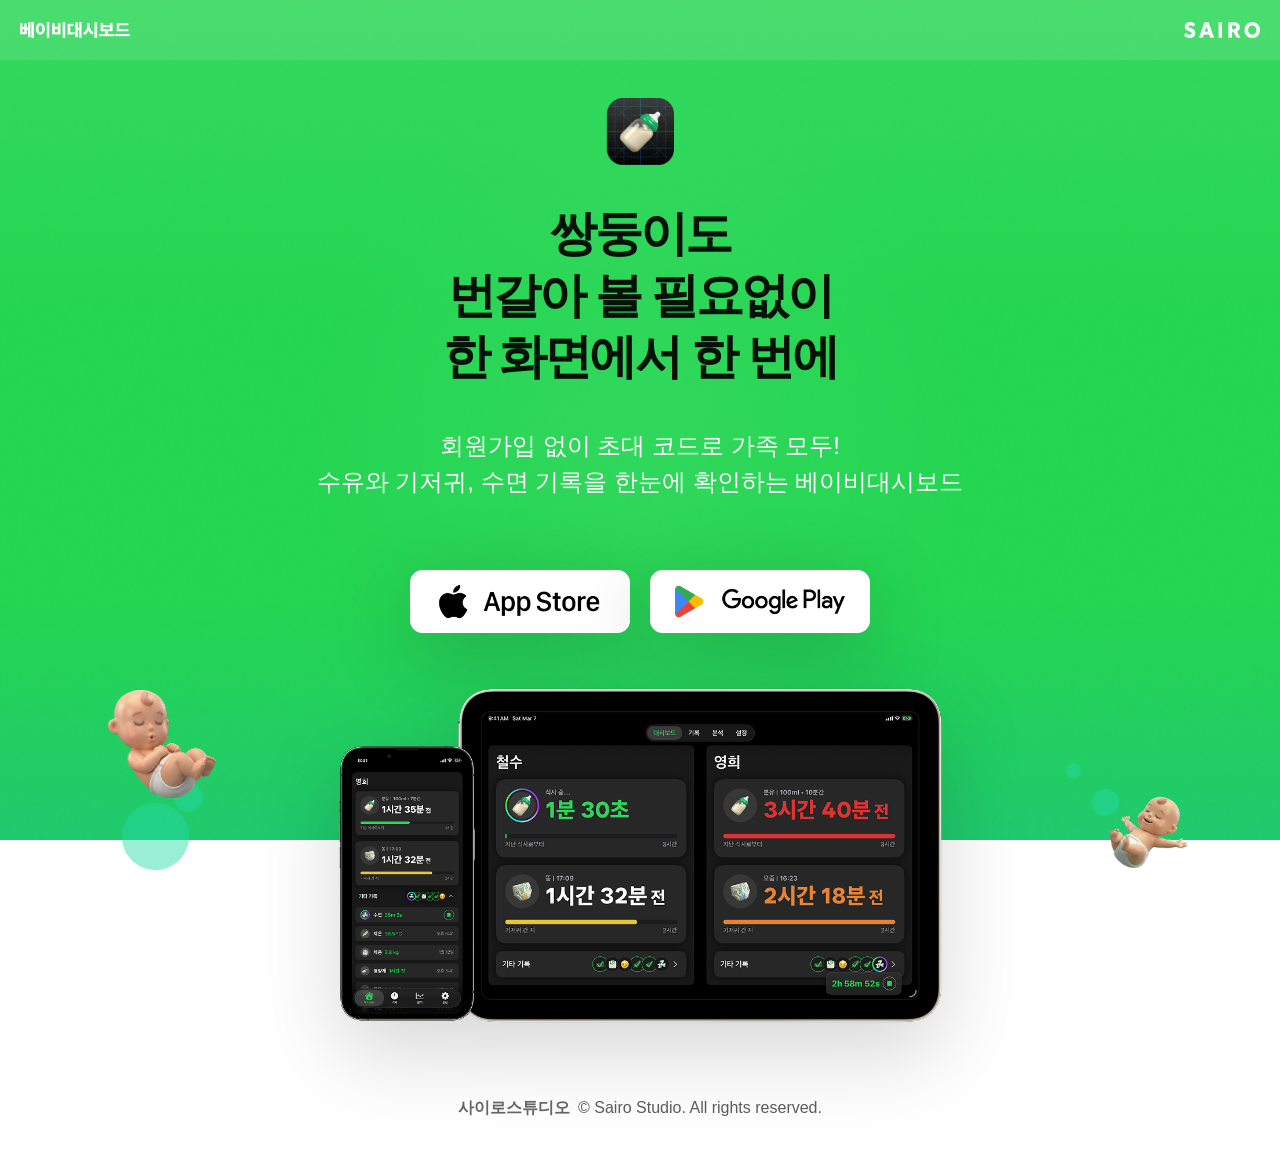
<file: baby-dashboard/store-redirection/index.html>
<!doctype html>
<html lang="en">
  <head>
    <meta charset="utf-8" />
    <meta name="viewport" content="width=device-width, initial-scale=1" />
    <meta name="robots" content="noindex" />
    <script>
      const appStoreUrl = "https://apps.apple.com/us/app/baby-dashboard/id6758552709";
      const playStoreUrl = "https://play.google.com/store/apps/details?id=com.sairolabs.babydashboard";
      const fallbackUrl = "/baby-dashboard/";

      function detectExactMobilePlatform() {
        const uaDataPlatform =
          navigator.userAgentData && typeof navigator.userAgentData.platform === "string"
            ? navigator.userAgentData.platform
            : "";

        if (uaDataPlatform === "Android") {
          return "android";
        }

        if (uaDataPlatform === "iOS") {
          return "ios";
        }

        const userAgent = navigator.userAgent || "";

        if (/Android/i.test(userAgent)) {
          return "android";
        }

        if (/(iPhone|iPad|iPod)/i.test(userAgent)) {
          return "ios";
        }

        return null;
      }

      const platform = detectExactMobilePlatform();
      const redirectUrl =
        platform === "ios" ? appStoreUrl : platform === "android" ? playStoreUrl : fallbackUrl;

      window.location.replace(redirectUrl);
    </script>
  </head>
  <body></body>
</html>
</file>
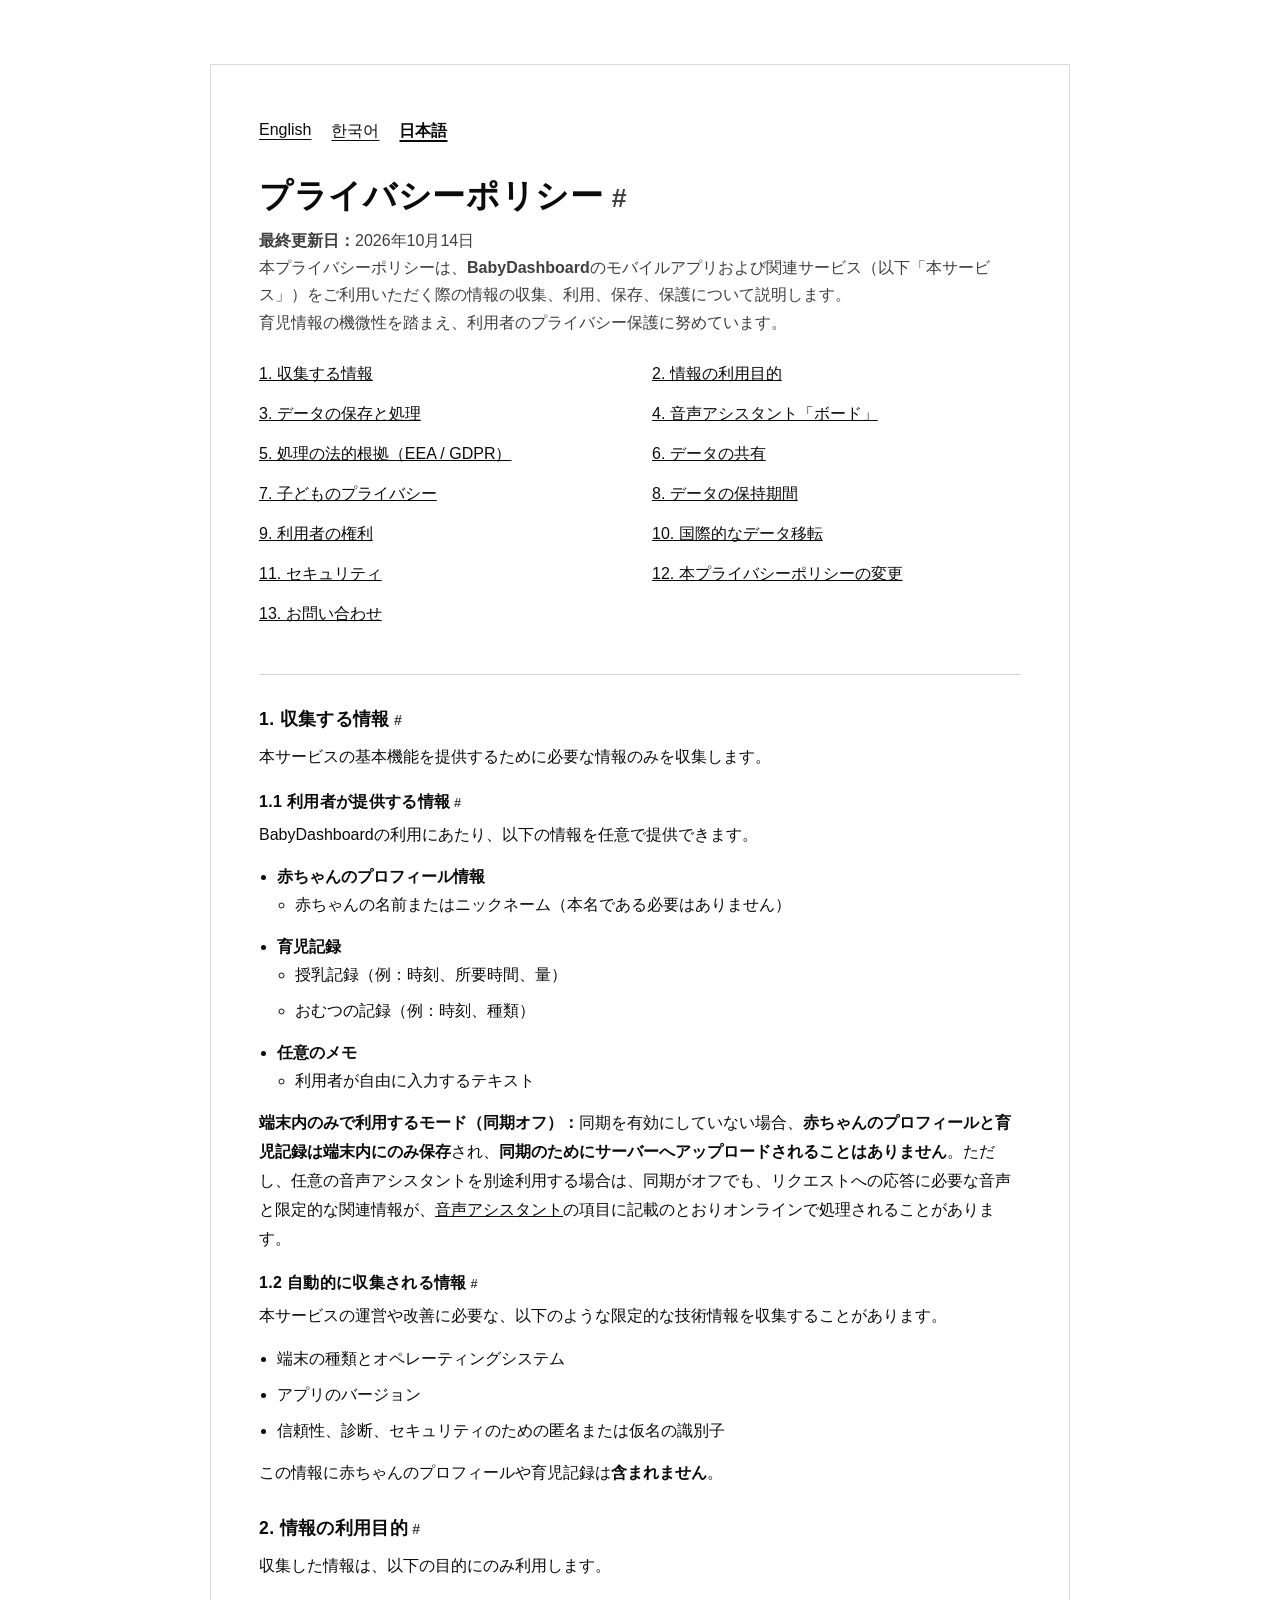
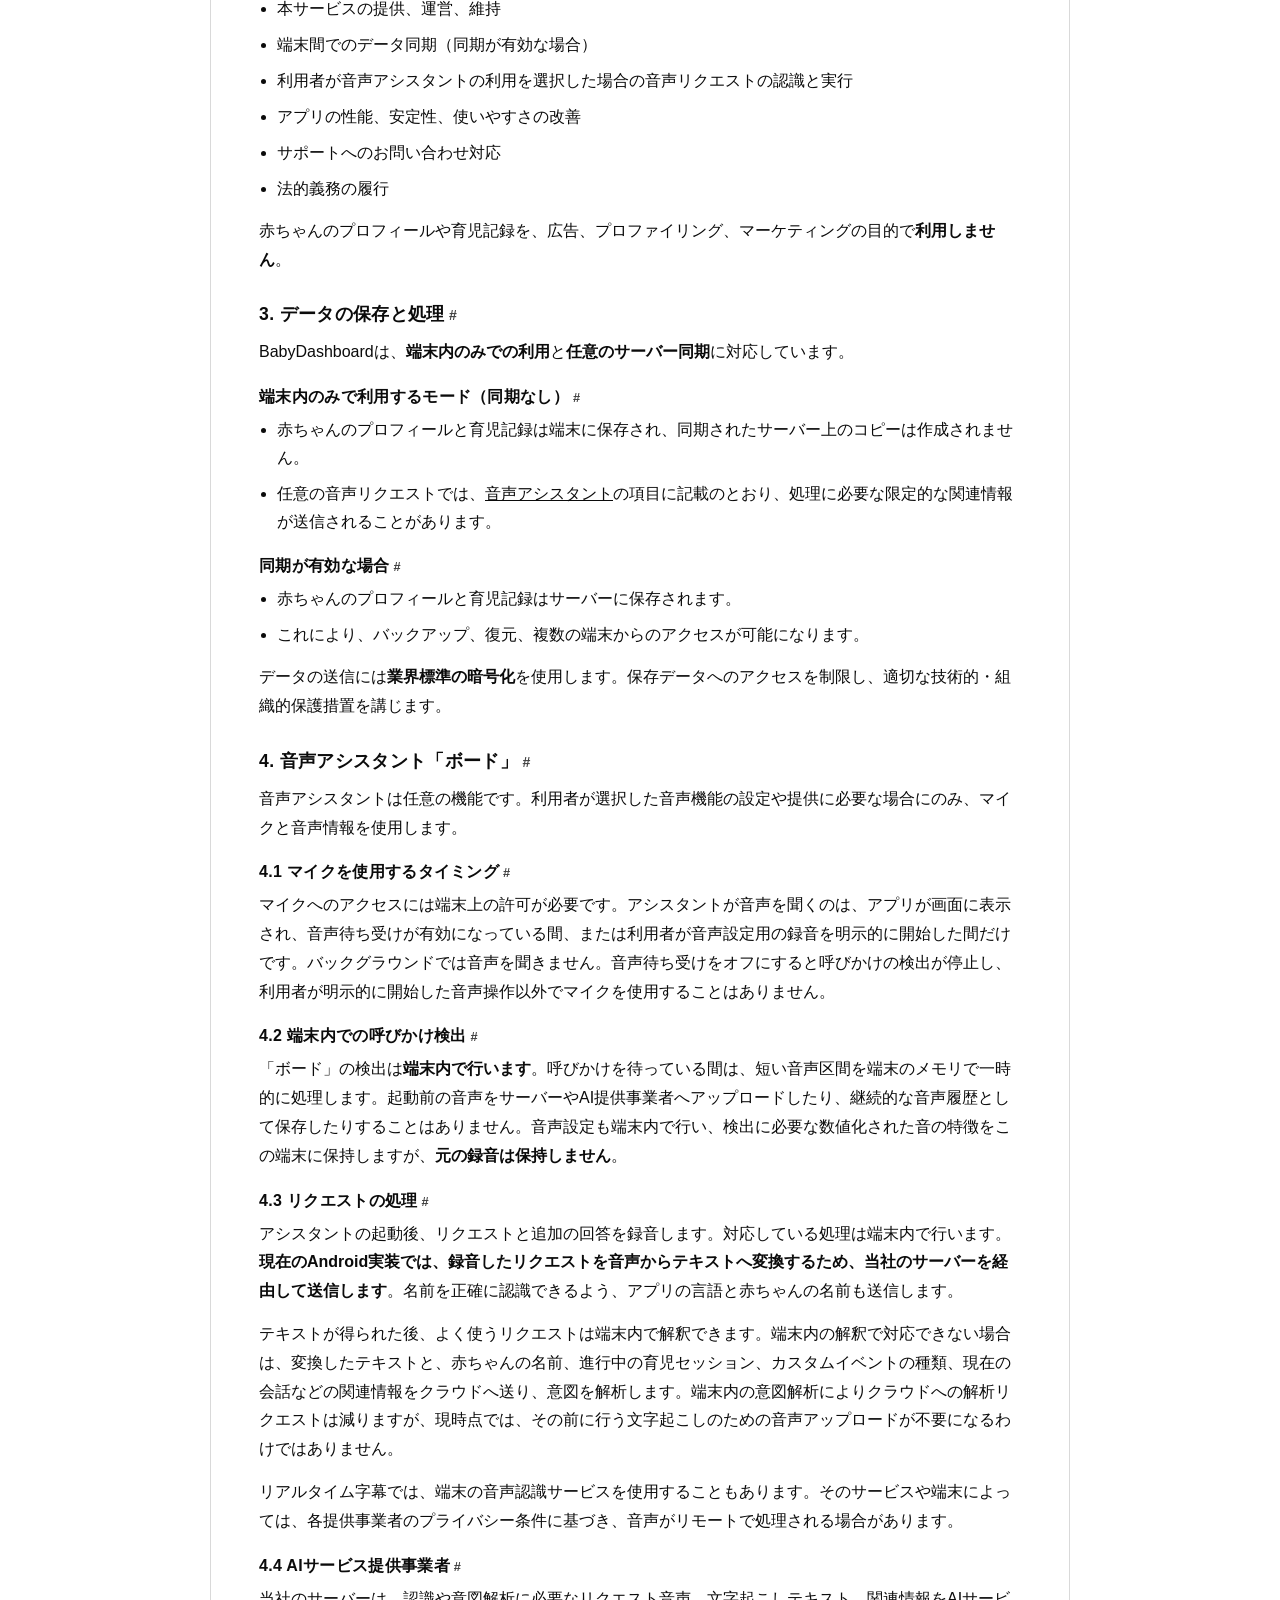
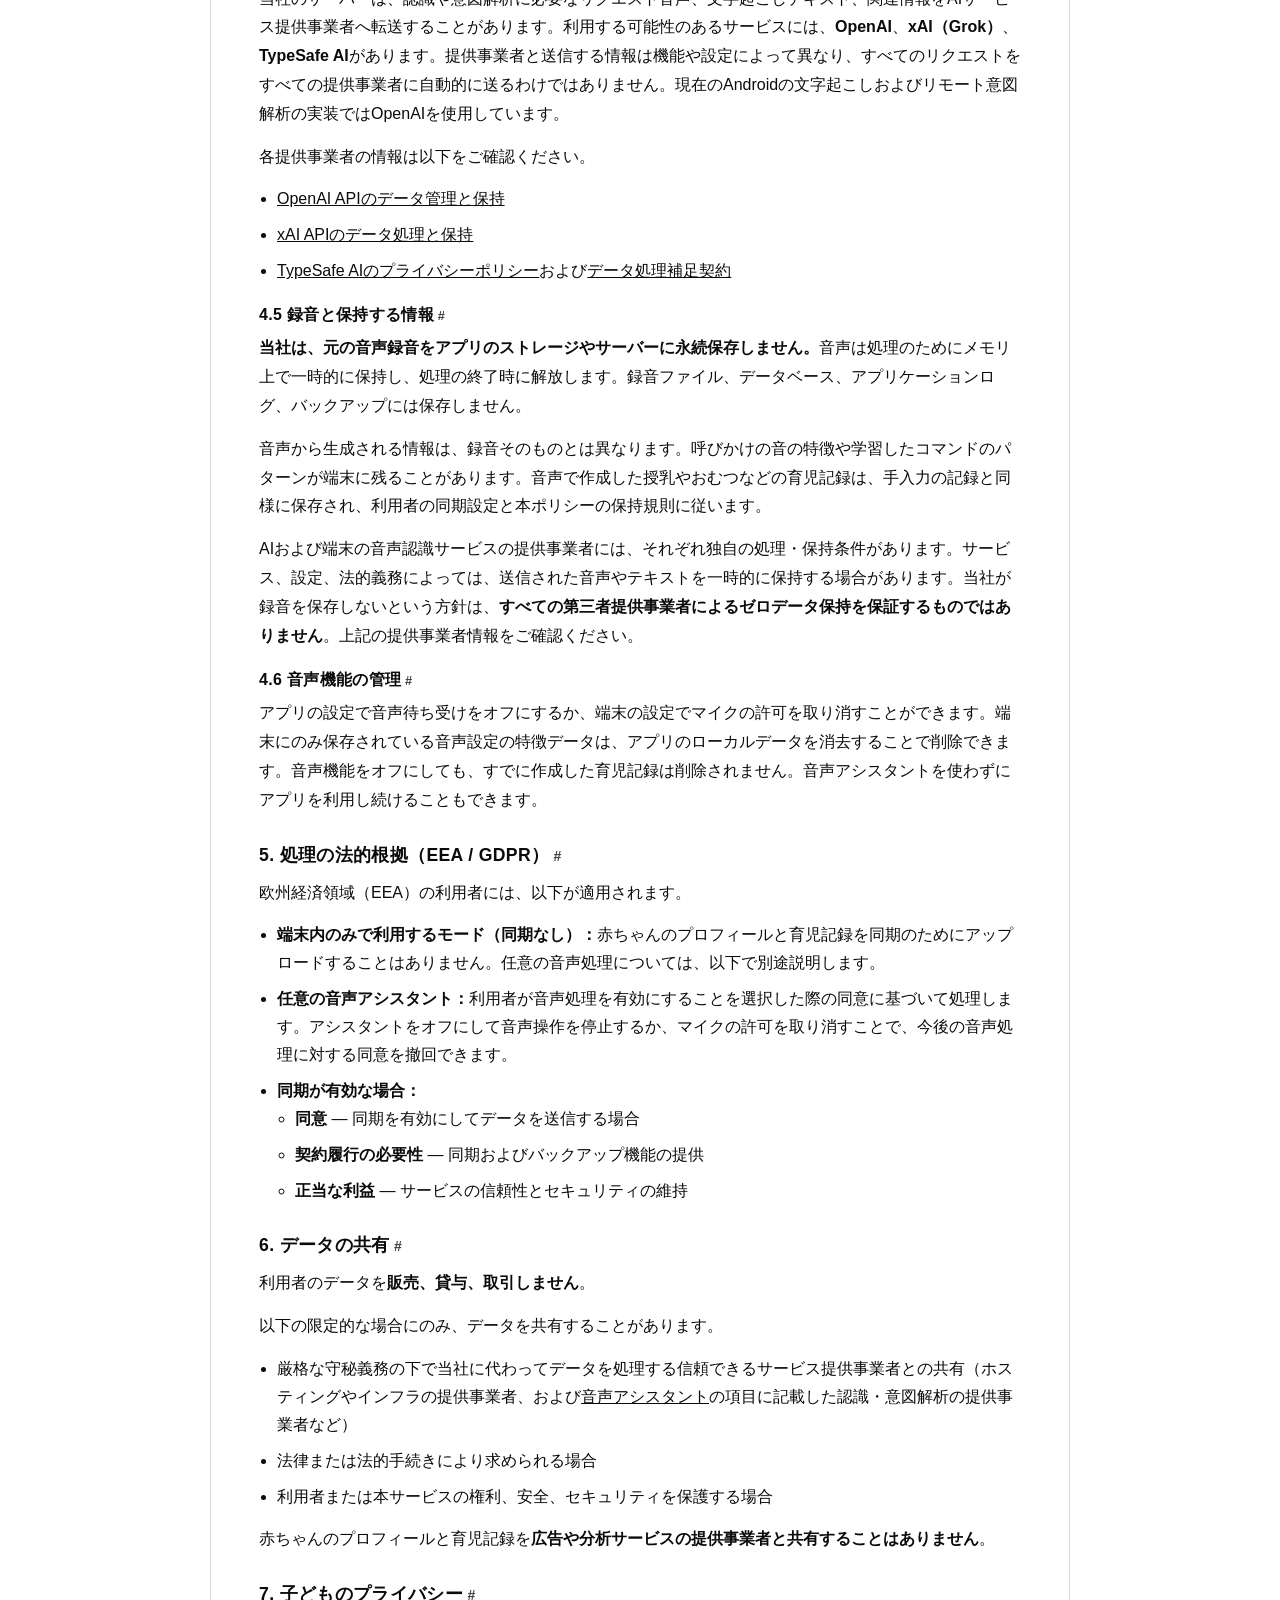
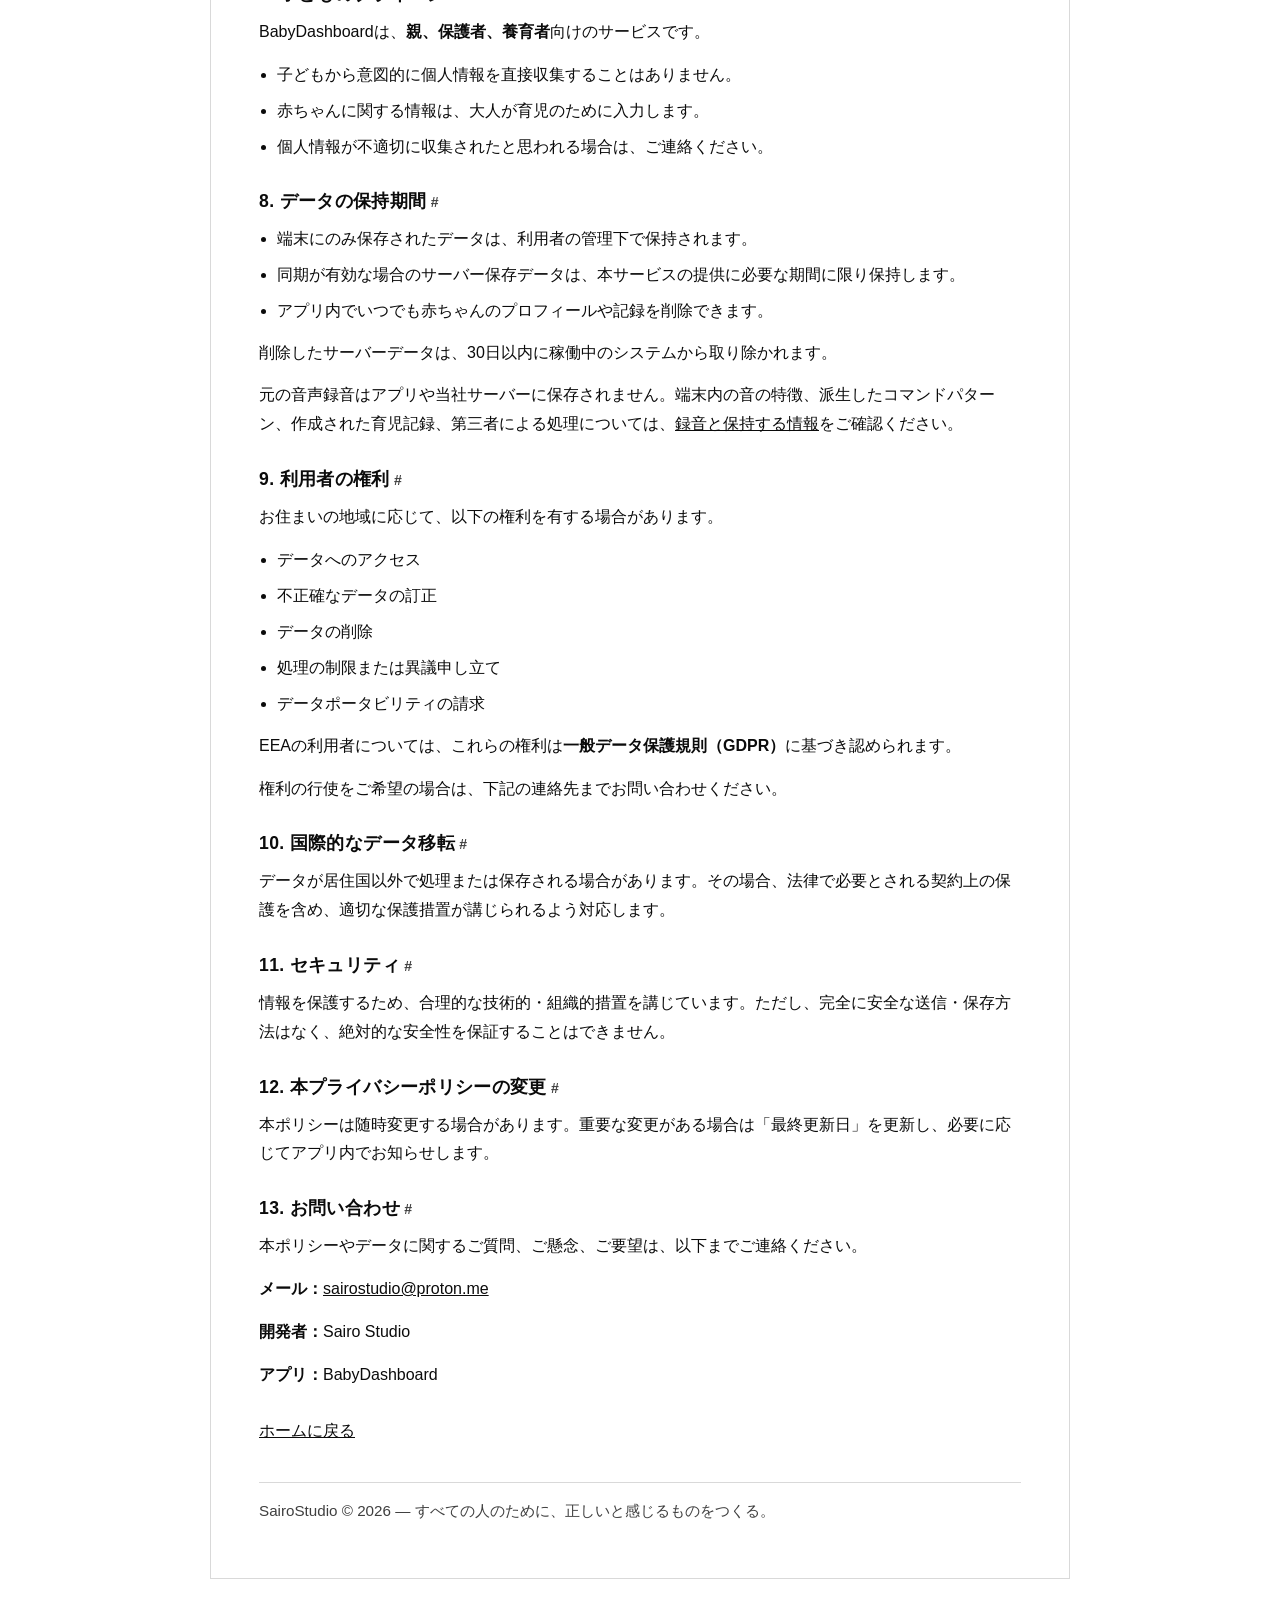
<file: baby-dashboard/privacy-policy/ja/index.html>
<!doctype html>
<html lang="ja">
  <head>
    <meta charset="utf-8" />
    <meta name="viewport" content="width=device-width, initial-scale=1" />
    <title>BabyDashboard | プライバシーポリシー</title>
    <meta
      name="description"
      content="SairoStudioのBabyDashboardプライバシーポリシー。"
    />
    <link rel="stylesheet" href="/baby-dashboard/privacy-policy/policy.css" />
    <link rel="alternate" hreflang="en" href="/baby-dashboard/privacy-policy/" />
    <link rel="alternate" hreflang="ko" href="/baby-dashboard/privacy-policy/ko/" />
    <link rel="alternate" hreflang="ja" href="/baby-dashboard/privacy-policy/ja/" />
    <link rel="alternate" hreflang="x-default" href="/baby-dashboard/privacy-policy/" />
  </head>
  <body>
    <div class="container">
      <header>
        <nav class="languages" aria-label="ポリシーの言語">
          <a data-policy-language href="/baby-dashboard/privacy-policy/" lang="en" hreflang="en">English</a>
          <a data-policy-language href="/baby-dashboard/privacy-policy/ko/" lang="ko" hreflang="ko">한국어</a>
          <a data-policy-language href="/baby-dashboard/privacy-policy/ja/" lang="ja" hreflang="ja" aria-current="page">日本語</a>
        </nav>
        <h1 id="privacy-policy"><a class="heading-link" href="#privacy-policy">プライバシーポリシー</a></h1>
        <p class="meta"><strong>最終更新日：</strong><time datetime="2026-10-14">2026年10月14日</time></p>
        <p class="meta">本プライバシーポリシーは、<strong>BabyDashboard</strong>のモバイルアプリおよび関連サービス（以下「本サービス」）をご利用いただく際の情報の収集、利用、保存、保護について説明します。</p>
        <p class="meta">育児情報の機微性を踏まえ、利用者のプライバシー保護に努めています。</p>
        <nav class="contents" aria-label="このページの内容">
          <ul>
            <li><a href="#information-we-collect">1. 収集する情報</a></li>
            <li><a href="#how-we-use-information">2. 情報の利用目的</a></li>
            <li><a href="#data-storage">3. データの保存と処理</a></li>
            <li><a href="#voice-assistant">4. 音声アシスタント「ボード」</a></li>
            <li><a href="#legal-basis">5. 処理の法的根拠（EEA / GDPR）</a></li>
            <li><a href="#data-sharing">6. データの共有</a></li>
            <li><a href="#childrens-privacy">7. 子どものプライバシー</a></li>
            <li><a href="#data-retention">8. データの保持期間</a></li>
            <li><a href="#your-rights">9. 利用者の権利</a></li>
            <li><a href="#international-transfers">10. 国際的なデータ移転</a></li>
            <li><a href="#security">11. セキュリティ</a></li>
            <li><a href="#policy-changes">12. 本プライバシーポリシーの変更</a></li>
            <li><a href="#contact">13. お問い合わせ</a></li>
          </ul>
        </nav>
      </header>
      <section>
        <h2 id="information-we-collect"><a class="heading-link" href="#information-we-collect">1. 収集する情報</a></h2>
        <p>本サービスの基本機能を提供するために必要な情報のみを収集します。</p>
        <h3 id="information-you-provide"><a class="heading-link" href="#information-you-provide">1.1 利用者が提供する情報</a></h3>
        <p>BabyDashboardの利用にあたり、以下の情報を任意で提供できます。</p>
        <ul>
          <li><strong>赤ちゃんのプロフィール情報</strong><ul><li>赤ちゃんの名前またはニックネーム（本名である必要はありません）</li></ul></li>
          <li><strong>育児記録</strong><ul><li>授乳記録（例：時刻、所要時間、量）</li><li>おむつの記録（例：時刻、種類）</li></ul></li>
          <li><strong>任意のメモ</strong><ul><li>利用者が自由に入力するテキスト</li></ul></li>
        </ul>
        <p><strong>端末内のみで利用するモード（同期オフ）：</strong>同期を有効にしていない場合、<strong>赤ちゃんのプロフィールと育児記録は端末内にのみ保存</strong>され、<strong>同期のためにサーバーへアップロードされることはありません</strong>。ただし、任意の音声アシスタントを別途利用する場合は、同期がオフでも、リクエストへの応答に必要な音声と限定的な関連情報が、<a href="#voice-assistant">音声アシスタント</a>の項目に記載のとおりオンラインで処理されることがあります。</p>
        <h3 id="automatic-information"><a class="heading-link" href="#automatic-information">1.2 自動的に収集される情報</a></h3>
        <p>本サービスの運営や改善に必要な、以下のような限定的な技術情報を収集することがあります。</p>
        <ul><li>端末の種類とオペレーティングシステム</li><li>アプリのバージョン</li><li>信頼性、診断、セキュリティのための匿名または仮名の識別子</li></ul>
        <p>この情報に赤ちゃんのプロフィールや育児記録は<strong>含まれません</strong>。</p>
      </section>
      <section>
        <h2 id="how-we-use-information"><a class="heading-link" href="#how-we-use-information">2. 情報の利用目的</a></h2>
        <p>収集した情報は、以下の目的にのみ利用します。</p>
        <ul>
          <li>本サービスの提供、運営、維持</li>
          <li>端末間でのデータ同期（同期が有効な場合）</li>
          <li>利用者が音声アシスタントの利用を選択した場合の音声リクエストの認識と実行</li>
          <li>アプリの性能、安定性、使いやすさの改善</li>
          <li>サポートへのお問い合わせ対応</li>
          <li>法的義務の履行</li>
        </ul>
        <p>赤ちゃんのプロフィールや育児記録を、広告、プロファイリング、マーケティングの目的で<strong>利用しません</strong>。</p>
      </section>
      <section>
        <h2 id="data-storage"><a class="heading-link" href="#data-storage">3. データの保存と処理</a></h2>
        <p>BabyDashboardは、<strong>端末内のみでの利用</strong>と<strong>任意のサーバー同期</strong>に対応しています。</p>
        <h3 id="local-only-mode"><a class="heading-link" href="#local-only-mode">端末内のみで利用するモード（同期なし）</a></h3>
        <ul><li>赤ちゃんのプロフィールと育児記録は端末に保存され、同期されたサーバー上のコピーは作成されません。</li><li>任意の音声リクエストでは、<a href="#voice-assistant">音声アシスタント</a>の項目に記載のとおり、処理に必要な限定的な関連情報が送信されることがあります。</li></ul>
        <h3 id="synchronization"><a class="heading-link" href="#synchronization">同期が有効な場合</a></h3>
        <ul><li>赤ちゃんのプロフィールと育児記録はサーバーに保存されます。</li><li>これにより、バックアップ、復元、複数の端末からのアクセスが可能になります。</li></ul>
        <p>データの送信には<strong>業界標準の暗号化</strong>を使用します。保存データへのアクセスを制限し、適切な技術的・組織的保護措置を講じます。</p>
      </section>
      <section>
        <h2 id="voice-assistant"><a class="heading-link" href="#voice-assistant">4. 音声アシスタント「ボード」</a></h2>
        <p>音声アシスタントは任意の機能です。利用者が選択した音声機能の設定や提供に必要な場合にのみ、マイクと音声情報を使用します。</p>
        <h3 id="voice-microphone"><a class="heading-link" href="#voice-microphone">4.1 マイクを使用するタイミング</a></h3>
        <p>マイクへのアクセスには端末上の許可が必要です。アシスタントが音声を聞くのは、アプリが画面に表示され、音声待ち受けが有効になっている間、または利用者が音声設定用の録音を明示的に開始した間だけです。バックグラウンドでは音声を聞きません。音声待ち受けをオフにすると呼びかけの検出が停止し、利用者が明示的に開始した音声操作以外でマイクを使用することはありません。</p>
        <h3 id="voice-wake-detection"><a class="heading-link" href="#voice-wake-detection">4.2 端末内での呼びかけ検出</a></h3>
        <p>「ボード」の検出は<strong>端末内で行います</strong>。呼びかけを待っている間は、短い音声区間を端末のメモリで一時的に処理します。起動前の音声をサーバーやAI提供事業者へアップロードしたり、継続的な音声履歴として保存したりすることはありません。音声設定も端末内で行い、検出に必要な数値化された音の特徴をこの端末に保持しますが、<strong>元の録音は保持しません</strong>。</p>
        <h3 id="voice-processing"><a class="heading-link" href="#voice-processing">4.3 リクエストの処理</a></h3>
        <p>アシスタントの起動後、リクエストと追加の回答を録音します。対応している処理は端末内で行います。<strong>現在のAndroid実装では、録音したリクエストを音声からテキストへ変換するため、当社のサーバーを経由して送信します</strong>。名前を正確に認識できるよう、アプリの言語と赤ちゃんの名前も送信します。</p>
        <p>テキストが得られた後、よく使うリクエストは端末内で解釈できます。端末内の解釈で対応できない場合は、変換したテキストと、赤ちゃんの名前、進行中の育児セッション、カスタムイベントの種類、現在の会話などの関連情報をクラウドへ送り、意図を解析します。端末内の意図解析によりクラウドへの解析リクエストは減りますが、現時点では、その前に行う文字起こしのための音声アップロードが不要になるわけではありません。</p>
        <p>リアルタイム字幕では、端末の音声認識サービスを使用することもあります。そのサービスや端末によっては、各提供事業者のプライバシー条件に基づき、音声がリモートで処理される場合があります。</p>
        <h3 id="voice-providers"><a class="heading-link" href="#voice-providers">4.4 AIサービス提供事業者</a></h3>
        <p>当社のサーバーは、認識や意図解析に必要なリクエスト音声、文字起こしテキスト、関連情報をAIサービス提供事業者へ転送することがあります。利用する可能性のあるサービスには、<strong>OpenAI</strong>、<strong>xAI（Grok）</strong>、<strong>TypeSafe AI</strong>があります。提供事業者と送信する情報は機能や設定によって異なり、すべてのリクエストをすべての提供事業者に自動的に送るわけではありません。現在のAndroidの文字起こしおよびリモート意図解析の実装ではOpenAIを使用しています。</p>
        <p>各提供事業者の情報は以下をご確認ください。</p>
        <ul>
          <li><a href="https://developers.openai.com/api/docs/guides/your-data">OpenAI APIのデータ管理と保持</a></li>
          <li><a href="https://docs.x.ai/developers/faq/security">xAI APIのデータ処理と保持</a></li>
          <li><a href="https://typesafe.ai/legal/privacy-policy">TypeSafe AIのプライバシーポリシー</a>および<a href="https://typesafe.ai/legal/data-processing">データ処理補足契約</a></li>
        </ul>
        <h3 id="voice-retention"><a class="heading-link" href="#voice-retention">4.5 録音と保持する情報</a></h3>
        <p><strong>当社は、元の音声録音をアプリのストレージやサーバーに永続保存しません。</strong>音声は処理のためにメモリ上で一時的に保持し、処理の終了時に解放します。録音ファイル、データベース、アプリケーションログ、バックアップには保存しません。</p>
        <p>音声から生成される情報は、録音そのものとは異なります。呼びかけの音の特徴や学習したコマンドのパターンが端末に残ることがあります。音声で作成した授乳やおむつなどの育児記録は、手入力の記録と同様に保存され、利用者の同期設定と本ポリシーの保持規則に従います。</p>
        <p>AIおよび端末の音声認識サービスの提供事業者には、それぞれ独自の処理・保持条件があります。サービス、設定、法的義務によっては、送信された音声やテキストを一時的に保持する場合があります。当社が録音を保存しないという方針は、<strong>すべての第三者提供事業者によるゼロデータ保持を保証するものではありません</strong>。上記の提供事業者情報をご確認ください。</p>
        <h3 id="voice-controls"><a class="heading-link" href="#voice-controls">4.6 音声機能の管理</a></h3>
        <p>アプリの設定で音声待ち受けをオフにするか、端末の設定でマイクの許可を取り消すことができます。端末にのみ保存されている音声設定の特徴データは、アプリのローカルデータを消去することで削除できます。音声機能をオフにしても、すでに作成した育児記録は削除されません。音声アシスタントを使わずにアプリを利用し続けることもできます。</p>
      </section>
      <section>
        <h2 id="legal-basis"><a class="heading-link" href="#legal-basis">5. 処理の法的根拠（EEA / GDPR）</a></h2>
        <p>欧州経済領域（EEA）の利用者には、以下が適用されます。</p>
        <ul>
          <li><strong>端末内のみで利用するモード（同期なし）：</strong>赤ちゃんのプロフィールと育児記録を同期のためにアップロードすることはありません。任意の音声処理については、以下で別途説明します。</li>
          <li><strong>任意の音声アシスタント：</strong>利用者が音声処理を有効にすることを選択した際の同意に基づいて処理します。アシスタントをオフにして音声操作を停止するか、マイクの許可を取り消すことで、今後の音声処理に対する同意を撤回できます。</li>
          <li><strong>同期が有効な場合：</strong><ul><li><strong>同意</strong> — 同期を有効にしてデータを送信する場合</li><li><strong>契約履行の必要性</strong> — 同期およびバックアップ機能の提供</li><li><strong>正当な利益</strong> — サービスの信頼性とセキュリティの維持</li></ul></li>
        </ul>
      </section>
      <section>
        <h2 id="data-sharing"><a class="heading-link" href="#data-sharing">6. データの共有</a></h2>
        <p>利用者のデータを<strong>販売、貸与、取引しません</strong>。</p>
        <p>以下の限定的な場合にのみ、データを共有することがあります。</p>
        <ul><li>厳格な守秘義務の下で当社に代わってデータを処理する信頼できるサービス提供事業者との共有（ホスティングやインフラの提供事業者、および<a href="#voice-assistant">音声アシスタント</a>の項目に記載した認識・意図解析の提供事業者など）</li><li>法律または法的手続きにより求められる場合</li><li>利用者または本サービスの権利、安全、セキュリティを保護する場合</li></ul>
        <p>赤ちゃんのプロフィールと育児記録を<strong>広告や分析サービスの提供事業者と共有することはありません</strong>。</p>
      </section>
      <section>
        <h2 id="childrens-privacy"><a class="heading-link" href="#childrens-privacy">7. 子どものプライバシー</a></h2>
        <p>BabyDashboardは、<strong>親、保護者、養育者</strong>向けのサービスです。</p>
        <ul><li>子どもから意図的に個人情報を直接収集することはありません。</li><li>赤ちゃんに関する情報は、大人が育児のために入力します。</li><li>個人情報が不適切に収集されたと思われる場合は、ご連絡ください。</li></ul>
      </section>
      <section>
        <h2 id="data-retention"><a class="heading-link" href="#data-retention">8. データの保持期間</a></h2>
        <ul><li>端末にのみ保存されたデータは、利用者の管理下で保持されます。</li><li>同期が有効な場合のサーバー保存データは、本サービスの提供に必要な期間に限り保持します。</li><li>アプリ内でいつでも赤ちゃんのプロフィールや記録を削除できます。</li></ul>
        <p>削除したサーバーデータは、30日以内に稼働中のシステムから取り除かれます。</p>
        <p>元の音声録音はアプリや当社サーバーに保存されません。端末内の音の特徴、派生したコマンドパターン、作成された育児記録、第三者による処理については、<a href="#voice-retention">録音と保持する情報</a>をご確認ください。</p>
      </section>
      <section>
        <h2 id="your-rights"><a class="heading-link" href="#your-rights">9. 利用者の権利</a></h2>
        <p>お住まいの地域に応じて、以下の権利を有する場合があります。</p>
        <ul><li>データへのアクセス</li><li>不正確なデータの訂正</li><li>データの削除</li><li>処理の制限または異議申し立て</li><li>データポータビリティの請求</li></ul>
        <p>EEAの利用者については、これらの権利は<strong>一般データ保護規則（GDPR）</strong>に基づき認められます。</p>
        <p>権利の行使をご希望の場合は、下記の連絡先までお問い合わせください。</p>
      </section>
      <section>
        <h2 id="international-transfers"><a class="heading-link" href="#international-transfers">10. 国際的なデータ移転</a></h2>
        <p>データが居住国以外で処理または保存される場合があります。その場合、法律で必要とされる契約上の保護を含め、適切な保護措置が講じられるよう対応します。</p>
      </section>
      <section>
        <h2 id="security"><a class="heading-link" href="#security">11. セキュリティ</a></h2>
        <p>情報を保護するため、合理的な技術的・組織的措置を講じています。ただし、完全に安全な送信・保存方法はなく、絶対的な安全性を保証することはできません。</p>
      </section>
      <section>
        <h2 id="policy-changes"><a class="heading-link" href="#policy-changes">12. 本プライバシーポリシーの変更</a></h2>
        <p>本ポリシーは随時変更する場合があります。重要な変更がある場合は「最終更新日」を更新し、必要に応じてアプリ内でお知らせします。</p>
      </section>
      <section>
        <h2 id="contact"><a class="heading-link" href="#contact">13. お問い合わせ</a></h2>
        <p>本ポリシーやデータに関するご質問、ご懸念、ご要望は、以下までご連絡ください。</p>
        <p><strong>メール：</strong><a href="mailto:sairostudio@proton.me">sairostudio@proton.me</a></p>
        <p><strong>開発者：</strong>Sairo Studio</p>
        <p><strong>アプリ：</strong>BabyDashboard</p>
      </section>
      <section class="link-row"><p><a href="/">ホームに戻る</a></p></section>
      <div class="footer">SairoStudio &copy; 2026 — すべての人のために、正しいと感じるものをつくる。</div>
    </div>
    <script src="/baby-dashboard/privacy-policy/language.js" defer></script>
  </body>
</html>
</file>
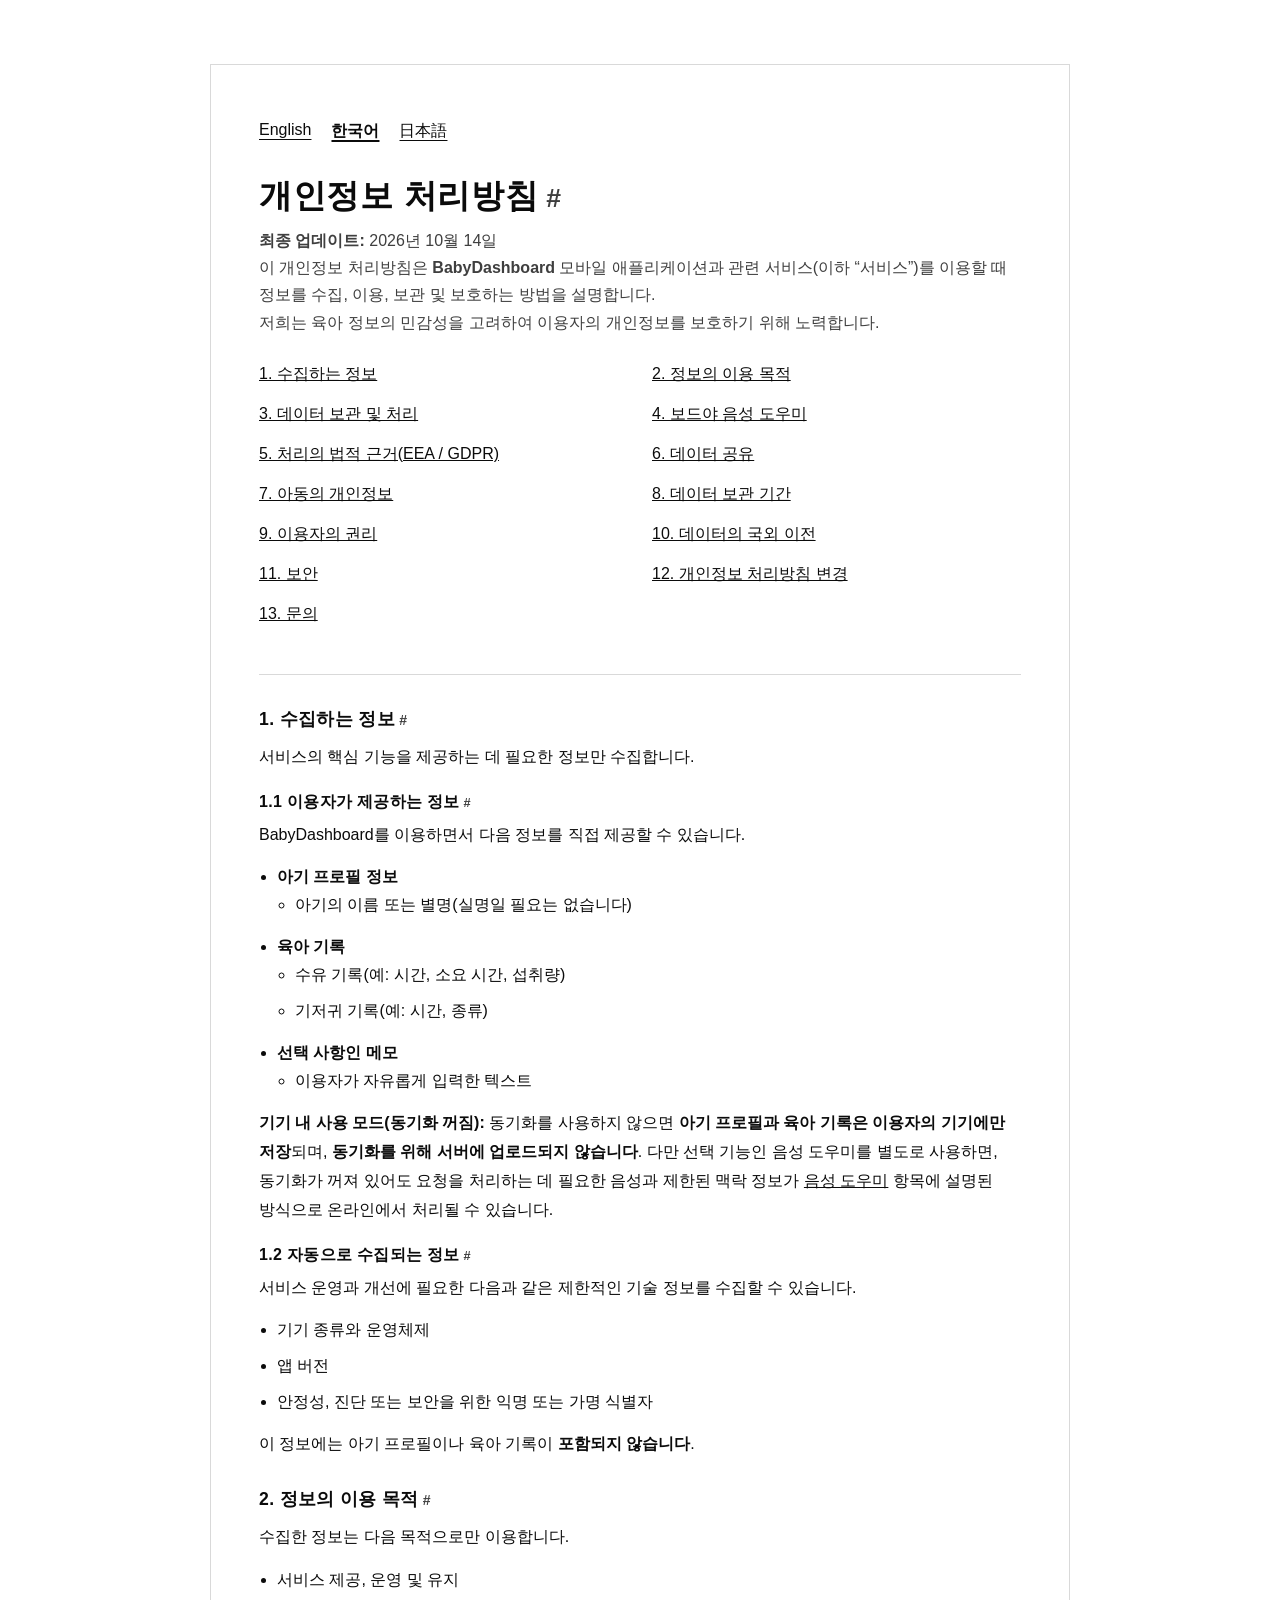
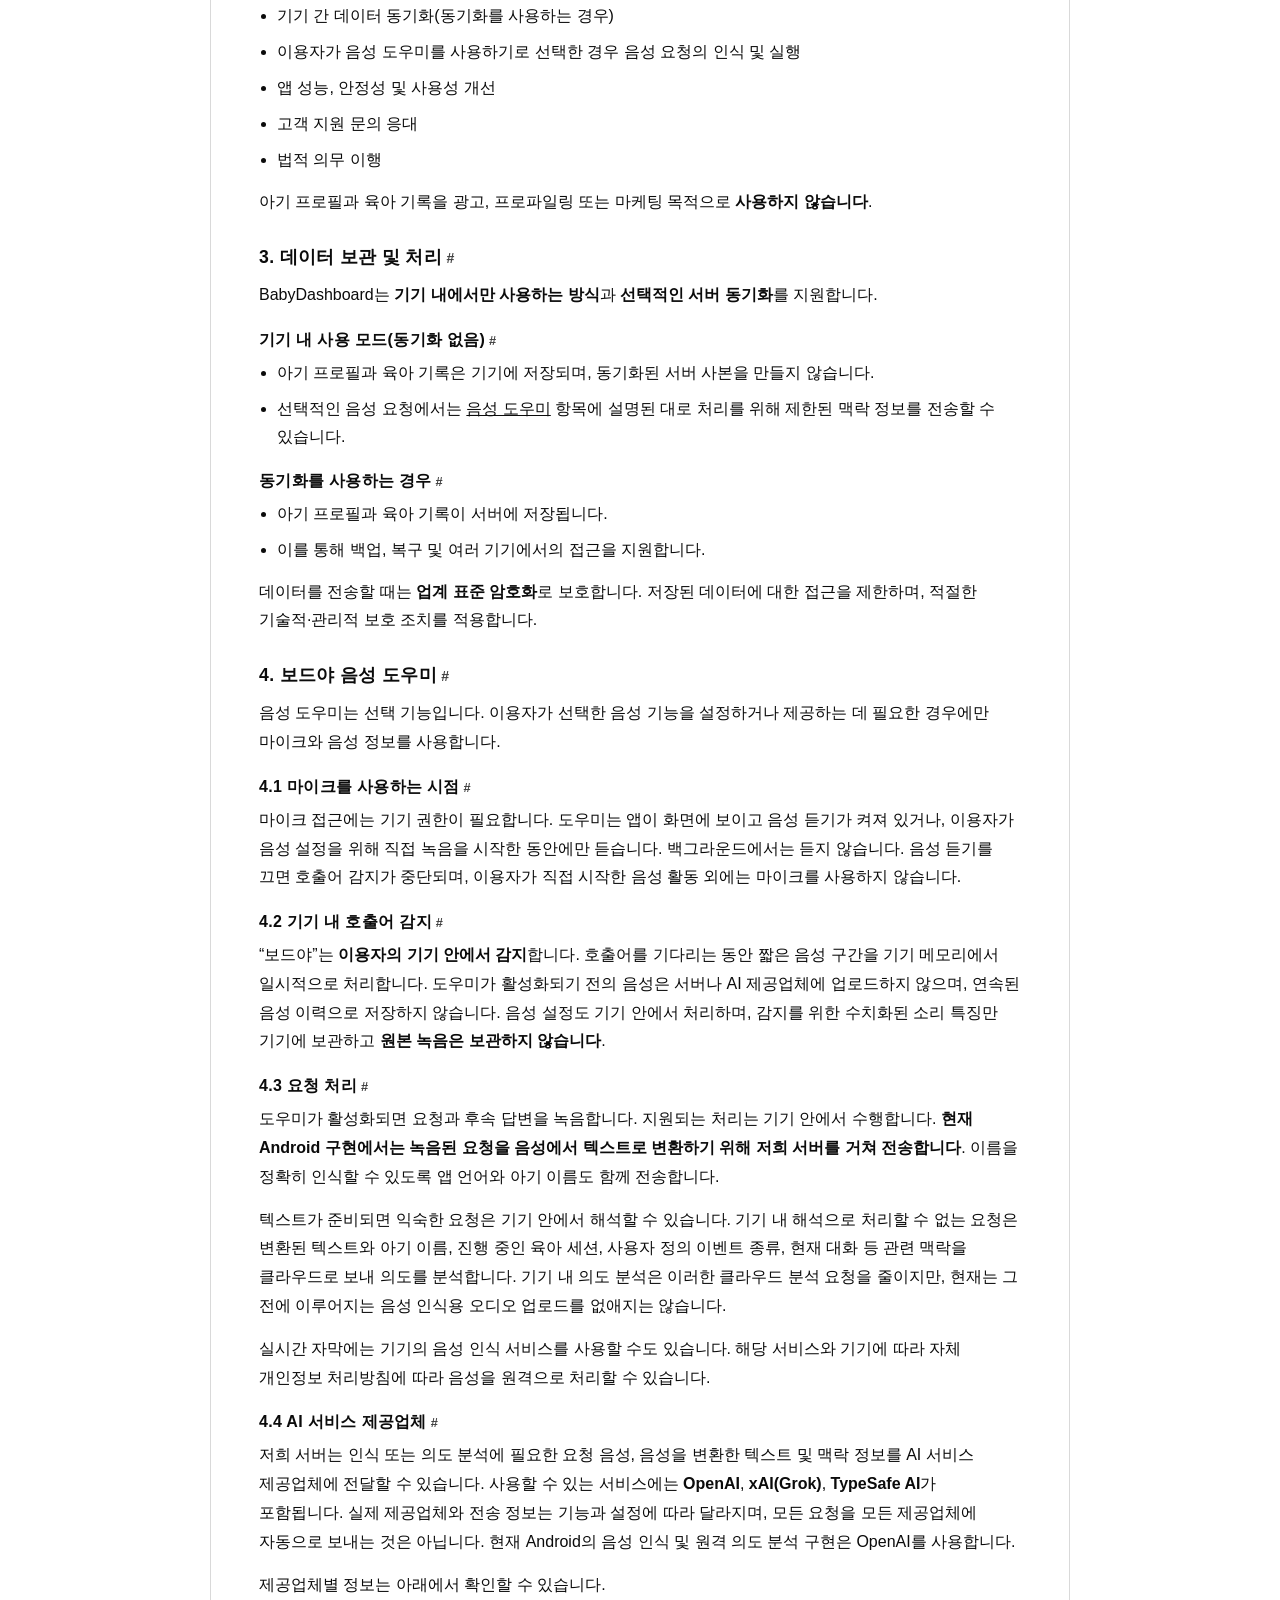
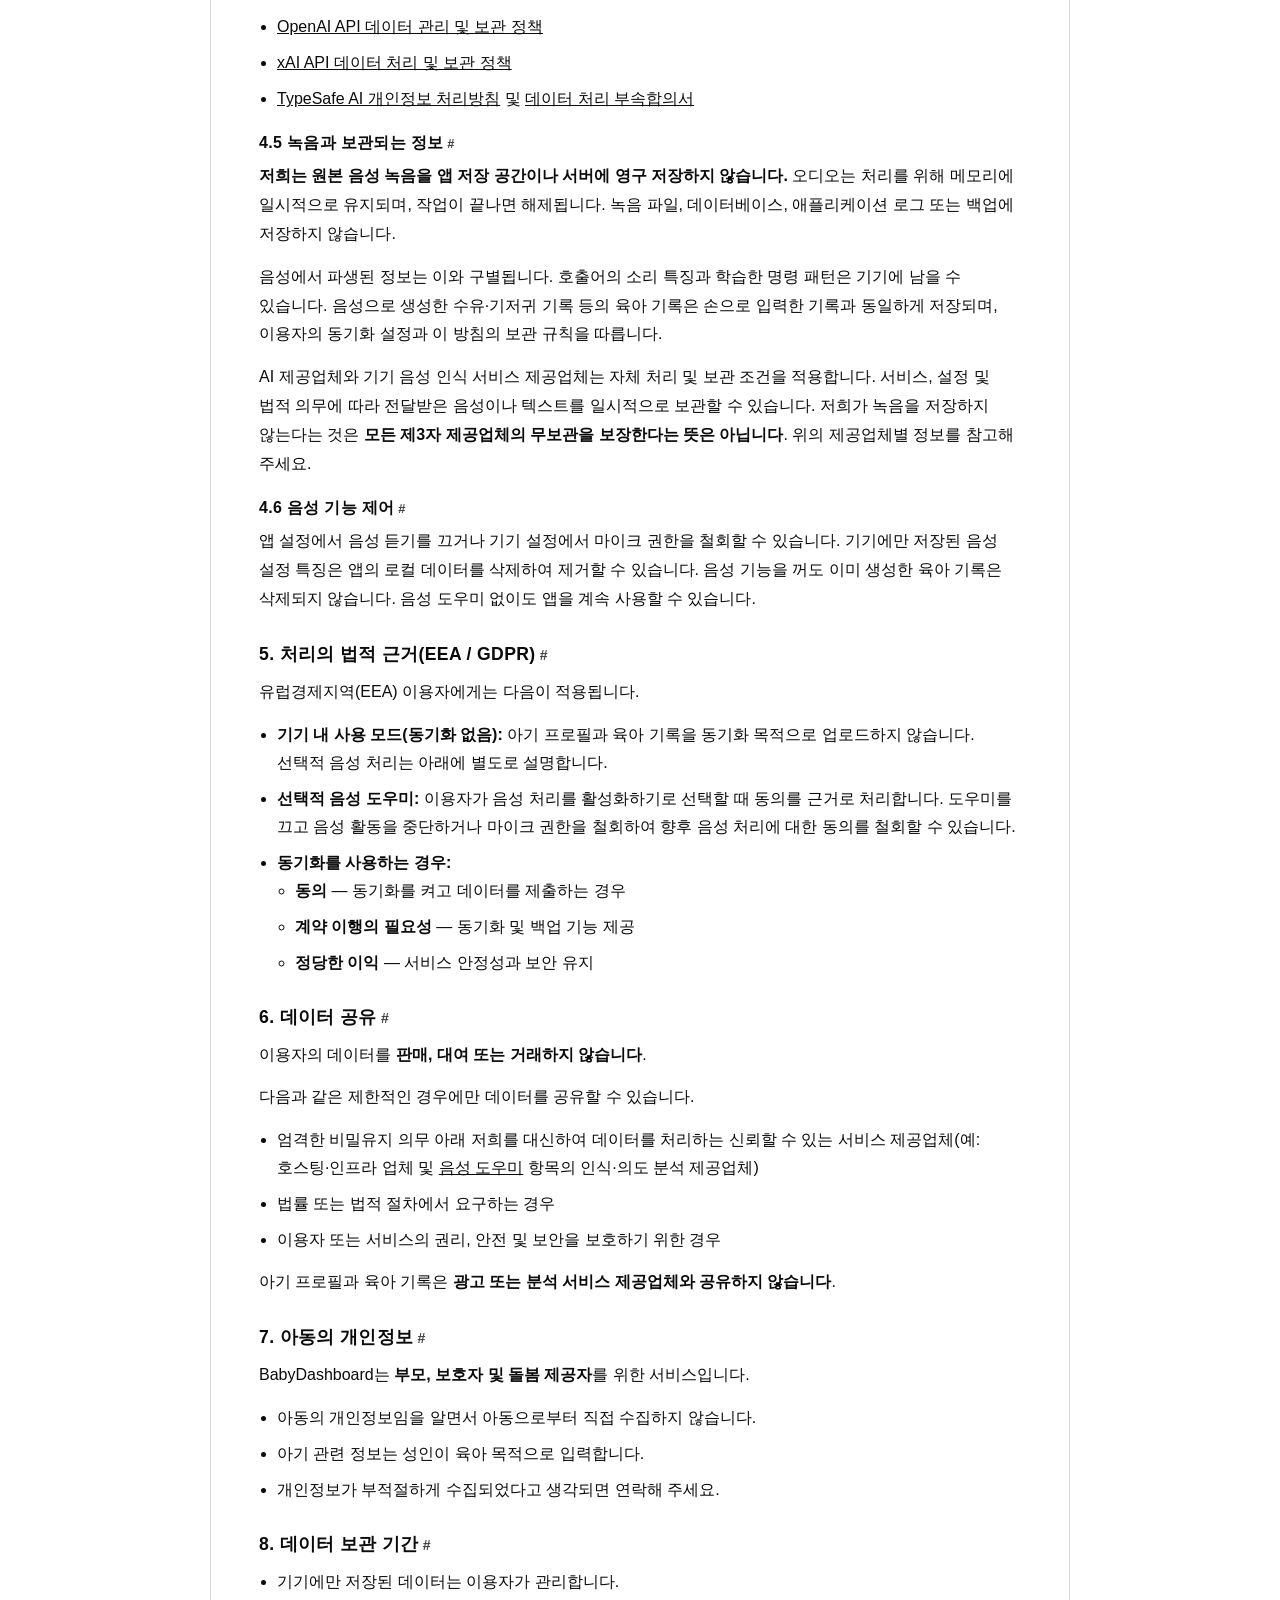
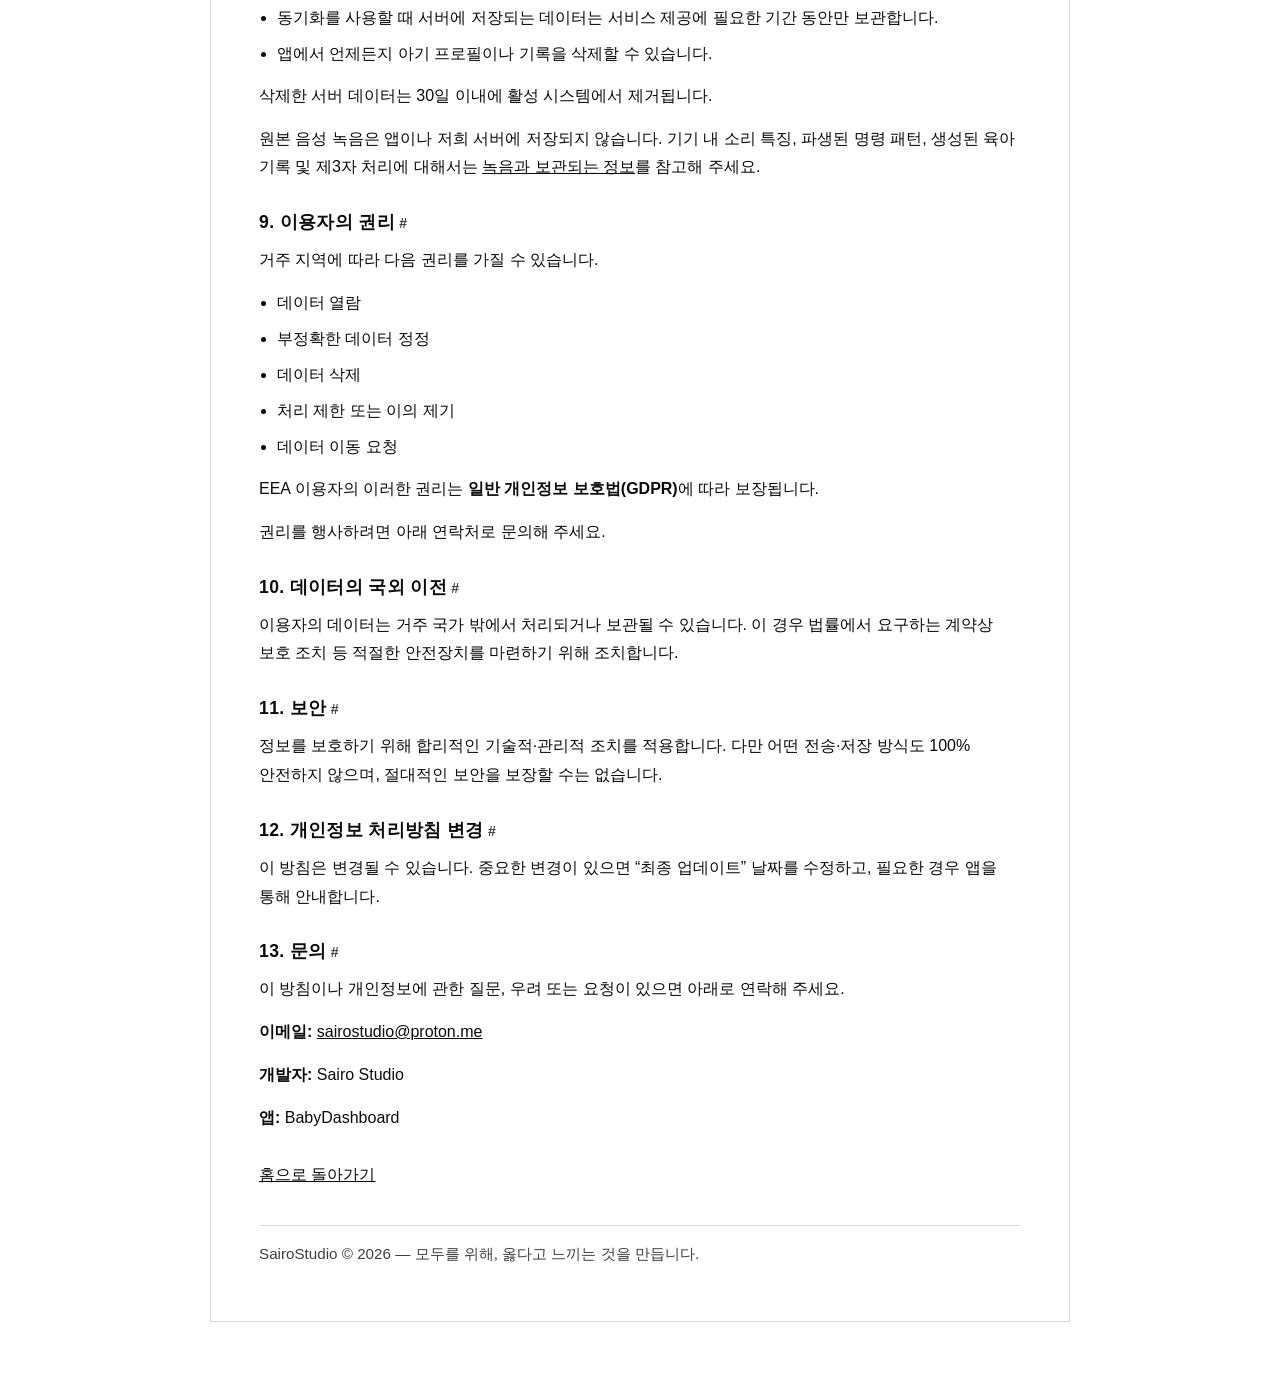
<file: baby-dashboard/privacy-policy/ko/index.html>
<!doctype html>
<html lang="ko">
  <head>
    <meta charset="utf-8" />
    <meta name="viewport" content="width=device-width, initial-scale=1" />
    <title>BabyDashboard | 개인정보 처리방침</title>
    <meta
      name="description"
      content="SairoStudio의 BabyDashboard 개인정보 처리방침."
    />
    <link rel="stylesheet" href="/baby-dashboard/privacy-policy/policy.css" />
    <link rel="alternate" hreflang="en" href="/baby-dashboard/privacy-policy/" />
    <link rel="alternate" hreflang="ko" href="/baby-dashboard/privacy-policy/ko/" />
    <link rel="alternate" hreflang="ja" href="/baby-dashboard/privacy-policy/ja/" />
    <link rel="alternate" hreflang="x-default" href="/baby-dashboard/privacy-policy/" />
  </head>
  <body>
    <div class="container">
      <header>
        <nav class="languages" aria-label="처리방침 언어">
          <a data-policy-language href="/baby-dashboard/privacy-policy/" lang="en" hreflang="en">English</a>
          <a data-policy-language href="/baby-dashboard/privacy-policy/ko/" lang="ko" hreflang="ko" aria-current="page">한국어</a>
          <a data-policy-language href="/baby-dashboard/privacy-policy/ja/" lang="ja" hreflang="ja">日本語</a>
        </nav>
        <h1 id="privacy-policy"><a class="heading-link" href="#privacy-policy">개인정보 처리방침</a></h1>
        <p class="meta"><strong>최종 업데이트:</strong> <time datetime="2026-10-14">2026년 10월 14일</time></p>
        <p class="meta">이 개인정보 처리방침은 <strong>BabyDashboard</strong> 모바일 애플리케이션과 관련 서비스(이하 “서비스”)를 이용할 때 정보를 수집, 이용, 보관 및 보호하는 방법을 설명합니다.</p>
        <p class="meta">저희는 육아 정보의 민감성을 고려하여 이용자의 개인정보를 보호하기 위해 노력합니다.</p>
        <nav class="contents" aria-label="이 페이지의 내용">
          <ul>
            <li><a href="#information-we-collect">1. 수집하는 정보</a></li>
            <li><a href="#how-we-use-information">2. 정보의 이용 목적</a></li>
            <li><a href="#data-storage">3. 데이터 보관 및 처리</a></li>
            <li><a href="#voice-assistant">4. 보드야 음성 도우미</a></li>
            <li><a href="#legal-basis">5. 처리의 법적 근거(EEA / GDPR)</a></li>
            <li><a href="#data-sharing">6. 데이터 공유</a></li>
            <li><a href="#childrens-privacy">7. 아동의 개인정보</a></li>
            <li><a href="#data-retention">8. 데이터 보관 기간</a></li>
            <li><a href="#your-rights">9. 이용자의 권리</a></li>
            <li><a href="#international-transfers">10. 데이터의 국외 이전</a></li>
            <li><a href="#security">11. 보안</a></li>
            <li><a href="#policy-changes">12. 개인정보 처리방침 변경</a></li>
            <li><a href="#contact">13. 문의</a></li>
          </ul>
        </nav>
      </header>
      <section>
        <h2 id="information-we-collect"><a class="heading-link" href="#information-we-collect">1. 수집하는 정보</a></h2>
        <p>서비스의 핵심 기능을 제공하는 데 필요한 정보만 수집합니다.</p>
        <h3 id="information-you-provide"><a class="heading-link" href="#information-you-provide">1.1 이용자가 제공하는 정보</a></h3>
        <p>BabyDashboard를 이용하면서 다음 정보를 직접 제공할 수 있습니다.</p>
        <ul>
          <li><strong>아기 프로필 정보</strong><ul><li>아기의 이름 또는 별명(실명일 필요는 없습니다)</li></ul></li>
          <li><strong>육아 기록</strong><ul><li>수유 기록(예: 시간, 소요 시간, 섭취량)</li><li>기저귀 기록(예: 시간, 종류)</li></ul></li>
          <li><strong>선택 사항인 메모</strong><ul><li>이용자가 자유롭게 입력한 텍스트</li></ul></li>
        </ul>
        <p><strong>기기 내 사용 모드(동기화 꺼짐):</strong> 동기화를 사용하지 않으면 <strong>아기 프로필과 육아 기록은 이용자의 기기에만 저장</strong>되며, <strong>동기화를 위해 서버에 업로드되지 않습니다</strong>. 다만 선택 기능인 음성 도우미를 별도로 사용하면, 동기화가 꺼져 있어도 요청을 처리하는 데 필요한 음성과 제한된 맥락 정보가 <a href="#voice-assistant">음성 도우미</a> 항목에 설명된 방식으로 온라인에서 처리될 수 있습니다.</p>
        <h3 id="automatic-information"><a class="heading-link" href="#automatic-information">1.2 자동으로 수집되는 정보</a></h3>
        <p>서비스 운영과 개선에 필요한 다음과 같은 제한적인 기술 정보를 수집할 수 있습니다.</p>
        <ul><li>기기 종류와 운영체제</li><li>앱 버전</li><li>안정성, 진단 또는 보안을 위한 익명 또는 가명 식별자</li></ul>
        <p>이 정보에는 아기 프로필이나 육아 기록이 <strong>포함되지 않습니다</strong>.</p>
      </section>
      <section>
        <h2 id="how-we-use-information"><a class="heading-link" href="#how-we-use-information">2. 정보의 이용 목적</a></h2>
        <p>수집한 정보는 다음 목적으로만 이용합니다.</p>
        <ul>
          <li>서비스 제공, 운영 및 유지</li>
          <li>기기 간 데이터 동기화(동기화를 사용하는 경우)</li>
          <li>이용자가 음성 도우미를 사용하기로 선택한 경우 음성 요청의 인식 및 실행</li>
          <li>앱 성능, 안정성 및 사용성 개선</li>
          <li>고객 지원 문의 응대</li>
          <li>법적 의무 이행</li>
        </ul>
        <p>아기 프로필과 육아 기록을 광고, 프로파일링 또는 마케팅 목적으로 <strong>사용하지 않습니다</strong>.</p>
      </section>
      <section>
        <h2 id="data-storage"><a class="heading-link" href="#data-storage">3. 데이터 보관 및 처리</a></h2>
        <p>BabyDashboard는 <strong>기기 내에서만 사용하는 방식</strong>과 <strong>선택적인 서버 동기화</strong>를 지원합니다.</p>
        <h3 id="local-only-mode"><a class="heading-link" href="#local-only-mode">기기 내 사용 모드(동기화 없음)</a></h3>
        <ul><li>아기 프로필과 육아 기록은 기기에 저장되며, 동기화된 서버 사본을 만들지 않습니다.</li><li>선택적인 음성 요청에서는 <a href="#voice-assistant">음성 도우미</a> 항목에 설명된 대로 처리를 위해 제한된 맥락 정보를 전송할 수 있습니다.</li></ul>
        <h3 id="synchronization"><a class="heading-link" href="#synchronization">동기화를 사용하는 경우</a></h3>
        <ul><li>아기 프로필과 육아 기록이 서버에 저장됩니다.</li><li>이를 통해 백업, 복구 및 여러 기기에서의 접근을 지원합니다.</li></ul>
        <p>데이터를 전송할 때는 <strong>업계 표준 암호화</strong>로 보호합니다. 저장된 데이터에 대한 접근을 제한하며, 적절한 기술적·관리적 보호 조치를 적용합니다.</p>
      </section>
      <section>
        <h2 id="voice-assistant"><a class="heading-link" href="#voice-assistant">4. 보드야 음성 도우미</a></h2>
        <p>음성 도우미는 선택 기능입니다. 이용자가 선택한 음성 기능을 설정하거나 제공하는 데 필요한 경우에만 마이크와 음성 정보를 사용합니다.</p>
        <h3 id="voice-microphone"><a class="heading-link" href="#voice-microphone">4.1 마이크를 사용하는 시점</a></h3>
        <p>마이크 접근에는 기기 권한이 필요합니다. 도우미는 앱이 화면에 보이고 음성 듣기가 켜져 있거나, 이용자가 음성 설정을 위해 직접 녹음을 시작한 동안에만 듣습니다. 백그라운드에서는 듣지 않습니다. 음성 듣기를 끄면 호출어 감지가 중단되며, 이용자가 직접 시작한 음성 활동 외에는 마이크를 사용하지 않습니다.</p>
        <h3 id="voice-wake-detection"><a class="heading-link" href="#voice-wake-detection">4.2 기기 내 호출어 감지</a></h3>
        <p>“보드야”는 <strong>이용자의 기기 안에서 감지</strong>합니다. 호출어를 기다리는 동안 짧은 음성 구간을 기기 메모리에서 일시적으로 처리합니다. 도우미가 활성화되기 전의 음성은 서버나 AI 제공업체에 업로드하지 않으며, 연속된 음성 이력으로 저장하지 않습니다. 음성 설정도 기기 안에서 처리하며, 감지를 위한 수치화된 소리 특징만 기기에 보관하고 <strong>원본 녹음은 보관하지 않습니다</strong>.</p>
        <h3 id="voice-processing"><a class="heading-link" href="#voice-processing">4.3 요청 처리</a></h3>
        <p>도우미가 활성화되면 요청과 후속 답변을 녹음합니다. 지원되는 처리는 기기 안에서 수행합니다. <strong>현재 Android 구현에서는 녹음된 요청을 음성에서 텍스트로 변환하기 위해 저희 서버를 거쳐 전송합니다</strong>. 이름을 정확히 인식할 수 있도록 앱 언어와 아기 이름도 함께 전송합니다.</p>
        <p>텍스트가 준비되면 익숙한 요청은 기기 안에서 해석할 수 있습니다. 기기 내 해석으로 처리할 수 없는 요청은 변환된 텍스트와 아기 이름, 진행 중인 육아 세션, 사용자 정의 이벤트 종류, 현재 대화 등 관련 맥락을 클라우드로 보내 의도를 분석합니다. 기기 내 의도 분석은 이러한 클라우드 분석 요청을 줄이지만, 현재는 그 전에 이루어지는 음성 인식용 오디오 업로드를 없애지는 않습니다.</p>
        <p>실시간 자막에는 기기의 음성 인식 서비스를 사용할 수도 있습니다. 해당 서비스와 기기에 따라 자체 개인정보 처리방침에 따라 음성을 원격으로 처리할 수 있습니다.</p>
        <h3 id="voice-providers"><a class="heading-link" href="#voice-providers">4.4 AI 서비스 제공업체</a></h3>
        <p>저희 서버는 인식 또는 의도 분석에 필요한 요청 음성, 음성을 변환한 텍스트 및 맥락 정보를 AI 서비스 제공업체에 전달할 수 있습니다. 사용할 수 있는 서비스에는 <strong>OpenAI</strong>, <strong>xAI(Grok)</strong>, <strong>TypeSafe AI</strong>가 포함됩니다. 실제 제공업체와 전송 정보는 기능과 설정에 따라 달라지며, 모든 요청을 모든 제공업체에 자동으로 보내는 것은 아닙니다. 현재 Android의 음성 인식 및 원격 의도 분석 구현은 OpenAI를 사용합니다.</p>
        <p>제공업체별 정보는 아래에서 확인할 수 있습니다.</p>
        <ul>
          <li><a href="https://developers.openai.com/api/docs/guides/your-data">OpenAI API 데이터 관리 및 보관 정책</a></li>
          <li><a href="https://docs.x.ai/developers/faq/security">xAI API 데이터 처리 및 보관 정책</a></li>
          <li><a href="https://typesafe.ai/legal/privacy-policy">TypeSafe AI 개인정보 처리방침</a> 및 <a href="https://typesafe.ai/legal/data-processing">데이터 처리 부속합의서</a></li>
        </ul>
        <h3 id="voice-retention"><a class="heading-link" href="#voice-retention">4.5 녹음과 보관되는 정보</a></h3>
        <p><strong>저희는 원본 음성 녹음을 앱 저장 공간이나 서버에 영구 저장하지 않습니다.</strong> 오디오는 처리를 위해 메모리에 일시적으로 유지되며, 작업이 끝나면 해제됩니다. 녹음 파일, 데이터베이스, 애플리케이션 로그 또는 백업에 저장하지 않습니다.</p>
        <p>음성에서 파생된 정보는 이와 구별됩니다. 호출어의 소리 특징과 학습한 명령 패턴은 기기에 남을 수 있습니다. 음성으로 생성한 수유·기저귀 기록 등의 육아 기록은 손으로 입력한 기록과 동일하게 저장되며, 이용자의 동기화 설정과 이 방침의 보관 규칙을 따릅니다.</p>
        <p>AI 제공업체와 기기 음성 인식 서비스 제공업체는 자체 처리 및 보관 조건을 적용합니다. 서비스, 설정 및 법적 의무에 따라 전달받은 음성이나 텍스트를 일시적으로 보관할 수 있습니다. 저희가 녹음을 저장하지 않는다는 것은 <strong>모든 제3자 제공업체의 무보관을 보장한다는 뜻은 아닙니다</strong>. 위의 제공업체별 정보를 참고해 주세요.</p>
        <h3 id="voice-controls"><a class="heading-link" href="#voice-controls">4.6 음성 기능 제어</a></h3>
        <p>앱 설정에서 음성 듣기를 끄거나 기기 설정에서 마이크 권한을 철회할 수 있습니다. 기기에만 저장된 음성 설정 특징은 앱의 로컬 데이터를 삭제하여 제거할 수 있습니다. 음성 기능을 꺼도 이미 생성한 육아 기록은 삭제되지 않습니다. 음성 도우미 없이도 앱을 계속 사용할 수 있습니다.</p>
      </section>
      <section>
        <h2 id="legal-basis"><a class="heading-link" href="#legal-basis">5. 처리의 법적 근거(EEA / GDPR)</a></h2>
        <p>유럽경제지역(EEA) 이용자에게는 다음이 적용됩니다.</p>
        <ul>
          <li><strong>기기 내 사용 모드(동기화 없음):</strong> 아기 프로필과 육아 기록을 동기화 목적으로 업로드하지 않습니다. 선택적 음성 처리는 아래에 별도로 설명합니다.</li>
          <li><strong>선택적 음성 도우미:</strong> 이용자가 음성 처리를 활성화하기로 선택할 때 동의를 근거로 처리합니다. 도우미를 끄고 음성 활동을 중단하거나 마이크 권한을 철회하여 향후 음성 처리에 대한 동의를 철회할 수 있습니다.</li>
          <li><strong>동기화를 사용하는 경우:</strong><ul><li><strong>동의</strong> — 동기화를 켜고 데이터를 제출하는 경우</li><li><strong>계약 이행의 필요성</strong> — 동기화 및 백업 기능 제공</li><li><strong>정당한 이익</strong> — 서비스 안정성과 보안 유지</li></ul></li>
        </ul>
      </section>
      <section>
        <h2 id="data-sharing"><a class="heading-link" href="#data-sharing">6. 데이터 공유</a></h2>
        <p>이용자의 데이터를 <strong>판매, 대여 또는 거래하지 않습니다</strong>.</p>
        <p>다음과 같은 제한적인 경우에만 데이터를 공유할 수 있습니다.</p>
        <ul><li>엄격한 비밀유지 의무 아래 저희를 대신하여 데이터를 처리하는 신뢰할 수 있는 서비스 제공업체(예: 호스팅·인프라 업체 및 <a href="#voice-assistant">음성 도우미</a> 항목의 인식·의도 분석 제공업체)</li><li>법률 또는 법적 절차에서 요구하는 경우</li><li>이용자 또는 서비스의 권리, 안전 및 보안을 보호하기 위한 경우</li></ul>
        <p>아기 프로필과 육아 기록은 <strong>광고 또는 분석 서비스 제공업체와 공유하지 않습니다</strong>.</p>
      </section>
      <section>
        <h2 id="childrens-privacy"><a class="heading-link" href="#childrens-privacy">7. 아동의 개인정보</a></h2>
        <p>BabyDashboard는 <strong>부모, 보호자 및 돌봄 제공자</strong>를 위한 서비스입니다.</p>
        <ul><li>아동의 개인정보임을 알면서 아동으로부터 직접 수집하지 않습니다.</li><li>아기 관련 정보는 성인이 육아 목적으로 입력합니다.</li><li>개인정보가 부적절하게 수집되었다고 생각되면 연락해 주세요.</li></ul>
      </section>
      <section>
        <h2 id="data-retention"><a class="heading-link" href="#data-retention">8. 데이터 보관 기간</a></h2>
        <ul><li>기기에만 저장된 데이터는 이용자가 관리합니다.</li><li>동기화를 사용할 때 서버에 저장되는 데이터는 서비스 제공에 필요한 기간 동안만 보관합니다.</li><li>앱에서 언제든지 아기 프로필이나 기록을 삭제할 수 있습니다.</li></ul>
        <p>삭제한 서버 데이터는 30일 이내에 활성 시스템에서 제거됩니다.</p>
        <p>원본 음성 녹음은 앱이나 저희 서버에 저장되지 않습니다. 기기 내 소리 특징, 파생된 명령 패턴, 생성된 육아 기록 및 제3자 처리에 대해서는 <a href="#voice-retention">녹음과 보관되는 정보</a>를 참고해 주세요.</p>
      </section>
      <section>
        <h2 id="your-rights"><a class="heading-link" href="#your-rights">9. 이용자의 권리</a></h2>
        <p>거주 지역에 따라 다음 권리를 가질 수 있습니다.</p>
        <ul><li>데이터 열람</li><li>부정확한 데이터 정정</li><li>데이터 삭제</li><li>처리 제한 또는 이의 제기</li><li>데이터 이동 요청</li></ul>
        <p>EEA 이용자의 이러한 권리는 <strong>일반 개인정보 보호법(GDPR)</strong>에 따라 보장됩니다.</p>
        <p>권리를 행사하려면 아래 연락처로 문의해 주세요.</p>
      </section>
      <section>
        <h2 id="international-transfers"><a class="heading-link" href="#international-transfers">10. 데이터의 국외 이전</a></h2>
        <p>이용자의 데이터는 거주 국가 밖에서 처리되거나 보관될 수 있습니다. 이 경우 법률에서 요구하는 계약상 보호 조치 등 적절한 안전장치를 마련하기 위해 조치합니다.</p>
      </section>
      <section>
        <h2 id="security"><a class="heading-link" href="#security">11. 보안</a></h2>
        <p>정보를 보호하기 위해 합리적인 기술적·관리적 조치를 적용합니다. 다만 어떤 전송·저장 방식도 100% 안전하지 않으며, 절대적인 보안을 보장할 수는 없습니다.</p>
      </section>
      <section>
        <h2 id="policy-changes"><a class="heading-link" href="#policy-changes">12. 개인정보 처리방침 변경</a></h2>
        <p>이 방침은 변경될 수 있습니다. 중요한 변경이 있으면 “최종 업데이트” 날짜를 수정하고, 필요한 경우 앱을 통해 안내합니다.</p>
      </section>
      <section>
        <h2 id="contact"><a class="heading-link" href="#contact">13. 문의</a></h2>
        <p>이 방침이나 개인정보에 관한 질문, 우려 또는 요청이 있으면 아래로 연락해 주세요.</p>
        <p><strong>이메일:</strong> <a href="mailto:sairostudio@proton.me">sairostudio@proton.me</a></p>
        <p><strong>개발자:</strong> Sairo Studio</p>
        <p><strong>앱:</strong> BabyDashboard</p>
      </section>
      <section class="link-row"><p><a href="/">홈으로 돌아가기</a></p></section>
      <div class="footer">SairoStudio &copy; 2026 — 모두를 위해, 옳다고 느끼는 것을 만듭니다.</div>
    </div>
    <script src="/baby-dashboard/privacy-policy/language.js" defer></script>
  </body>
</html>
</file>
<file: baby-dashboard/privacy-policy/policy.css>
:root {
  --bg: #ffffff;
  --text: #0b0b0b;
  --muted: #3f3f3f;
  --line: #d9d9d9;
  --accent: #0b0b0b;
}

* {
  box-sizing: border-box;
}

body {
  margin: 0;
  font-family: "Helvetica Neue", Helvetica, Arial, sans-serif;
  color: var(--text);
  background: var(--bg);
  min-height: 100vh;
  display: flex;
  justify-content: center;
  padding: 64px 20px;
}

.languages {
  display: flex;
  flex-wrap: wrap;
  gap: 12px 20px;
  margin-bottom: 24px;
}

.languages a {
  padding: 8px 0;
  text-underline-offset: 0.25em;
}

.languages [aria-current="page"] {
  font-weight: 700;
  text-decoration-thickness: 2px;
}

html:lang(ko) h2, html:lang(ja) h2 {
  letter-spacing: 0.02em;
}

html:lang(ko) body {
  word-break: keep-all;
  overflow-wrap: anywhere;
}

.container {
  width: 100%;
  max-width: 860px;
  border: 1px solid var(--line);
  background: var(--bg);
  padding: 48px 48px 56px;
}

header {
  border-bottom: 1px solid var(--line);
  padding-bottom: 24px;
  margin-bottom: 32px;
}

h1 {
  margin: 0 0 8px;
  font-size: clamp(2rem, 2.6vw, 2.5rem);
  letter-spacing: 0.02em;
}

.meta {
  margin: 0;
  color: var(--muted);
  font-size: 1rem;
  line-height: 1.7;
}

section {
  margin-bottom: 28px;
}

h2 {
  margin: 0 0 12px;
  font-size: 1.1rem;
  text-transform: uppercase;
  letter-spacing: 0.14em;
  color: var(--accent);
}

h3 {
  margin: 20px 0 8px;
  font-size: 1rem;
  letter-spacing: 0.02em;
}

p {
  margin: 0 0 14px;
  line-height: 1.8;
  color: var(--text);
}

ul {
  margin: 0 0 14px 18px;
  padding: 0;
}

li {
  margin: 0 0 8px;
  line-height: 1.75;
}

a {
  color: var(--accent);
}

h1, h2, h3 {
  scroll-margin-top: 24px;
}

.heading-link {
  color: inherit;
  text-decoration: none;
}

.heading-link::after {
  content: " #";
  color: var(--muted);
  font-size: 0.8em;
}

.heading-link:hover, .heading-link:focus-visible {
  text-decoration: underline;
  text-underline-offset: 0.2em;
}

:target {
  outline: 2px solid var(--line);
  outline-offset: 6px;
}

.contents {
  margin-top: 24px;
}

.contents ul {
  display: grid;
  grid-template-columns: repeat(auto-fit, minmax(min(100%, 260px), 1fr));
  gap: 4px 24px;
  list-style: none;
  margin-left: 0;
}

.link-row {
  margin-top: 20px;
}

.footer {
  margin-top: 36px;
  padding-top: 18px;
  border-top: 1px solid var(--line);
  font-size: 0.95rem;
  color: var(--muted);
}

@media (max-width: 640px) {
  body {
    padding: 32px 16px;
  }

  .container {
    padding: 32px 24px 40px;
  }

  h1 {
    font-size: 1.8rem;
  }
}
</file>
